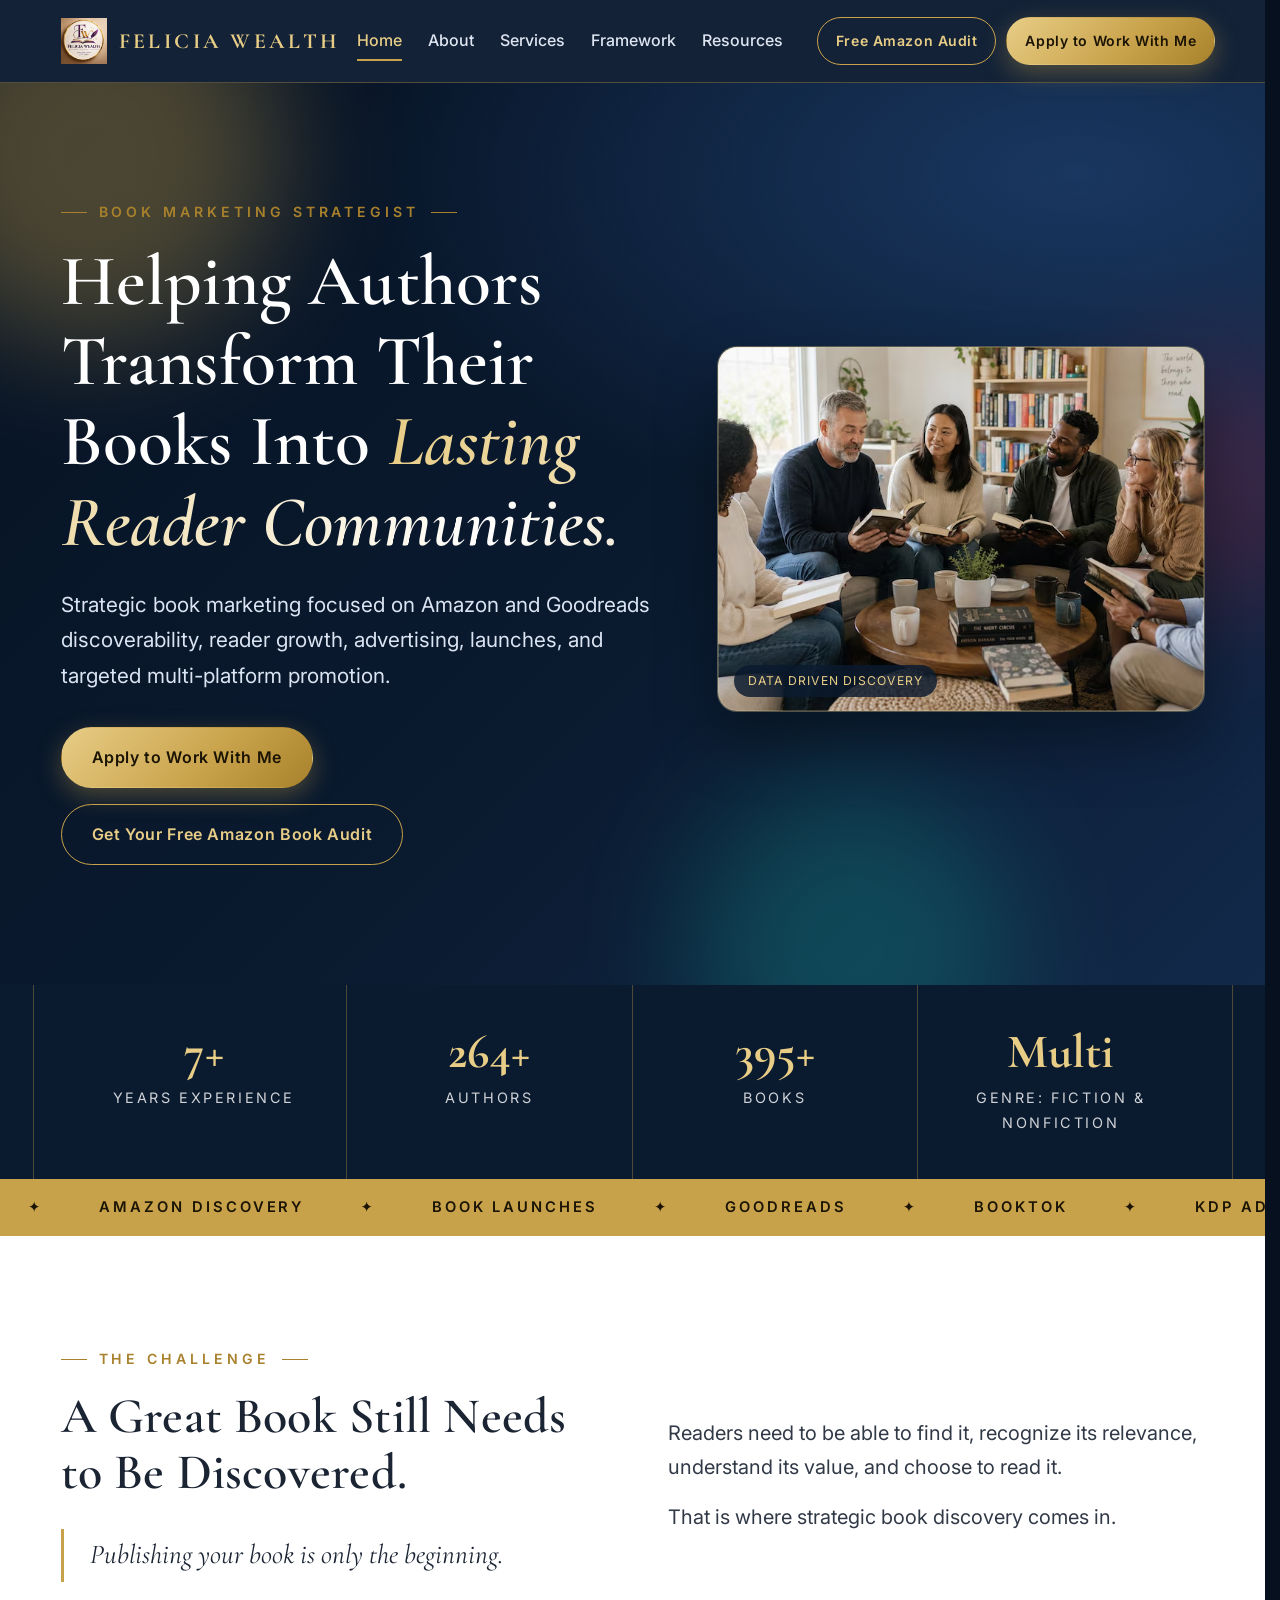
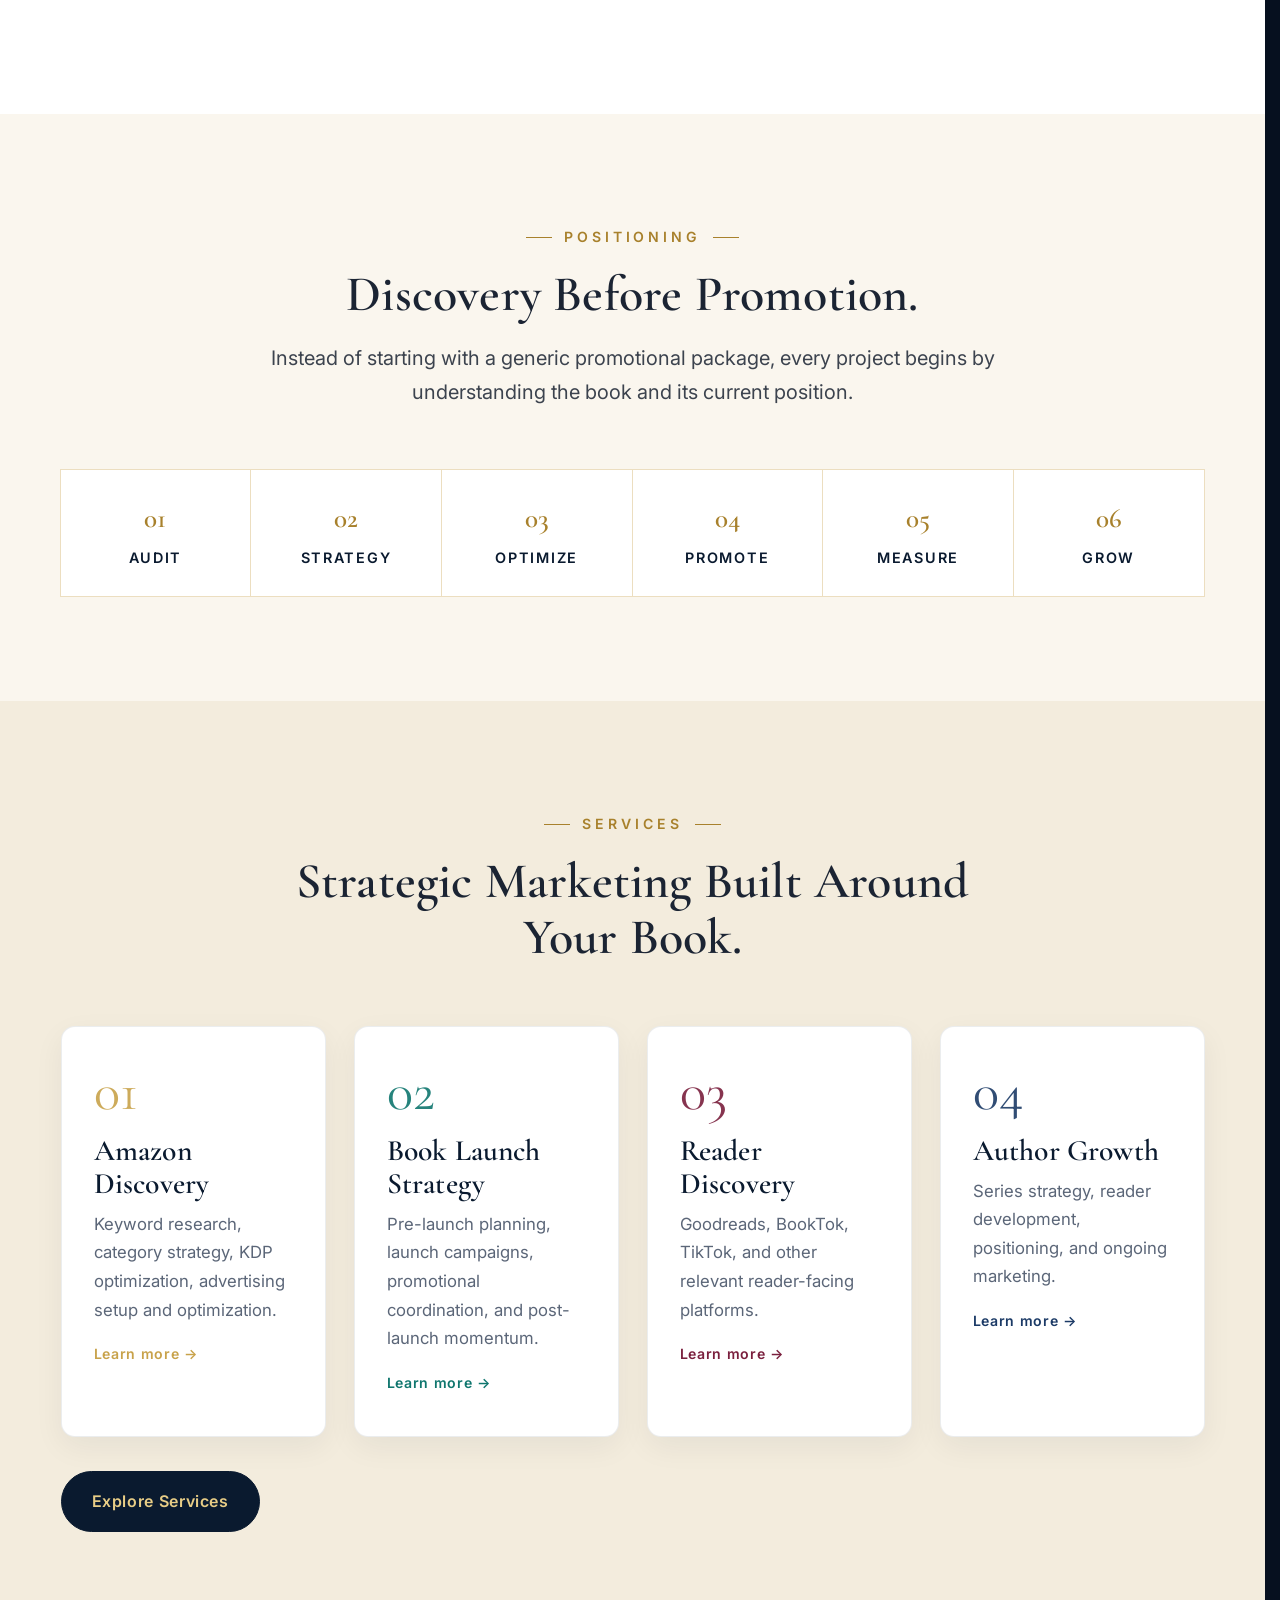
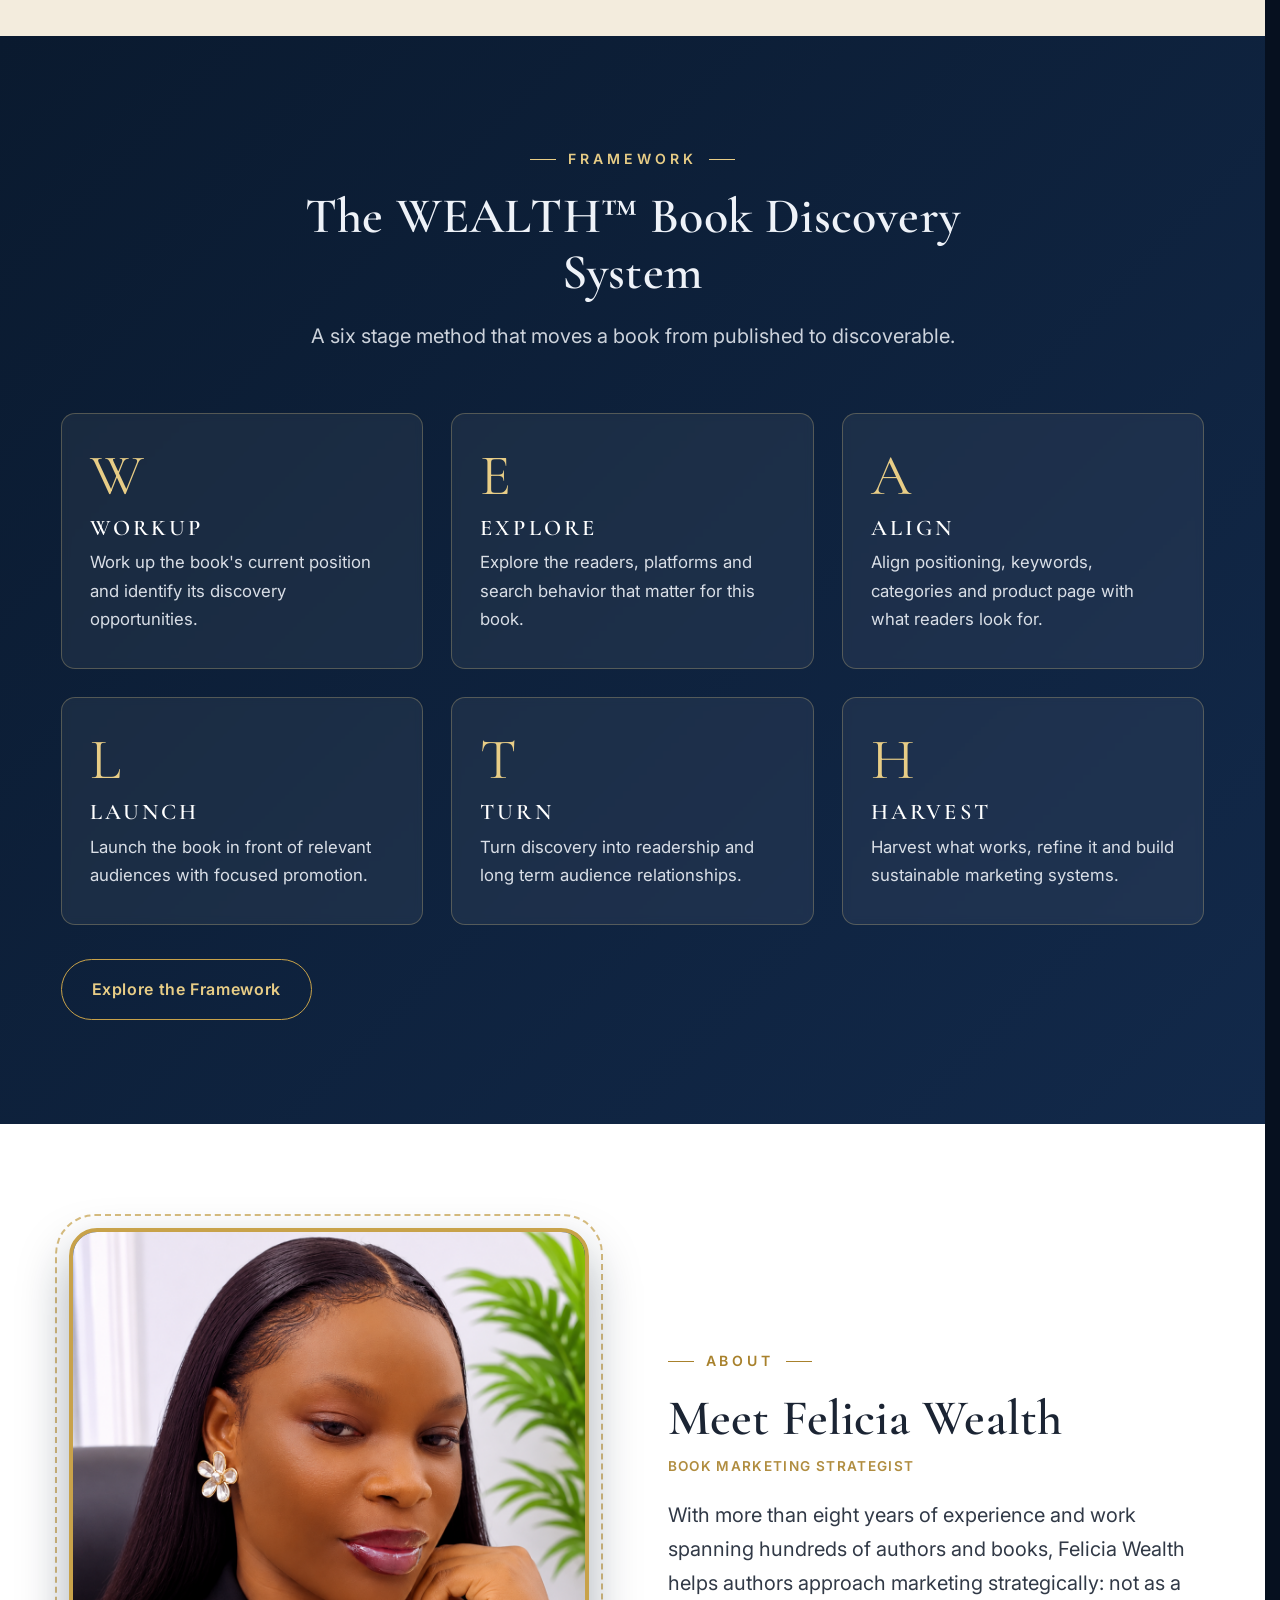
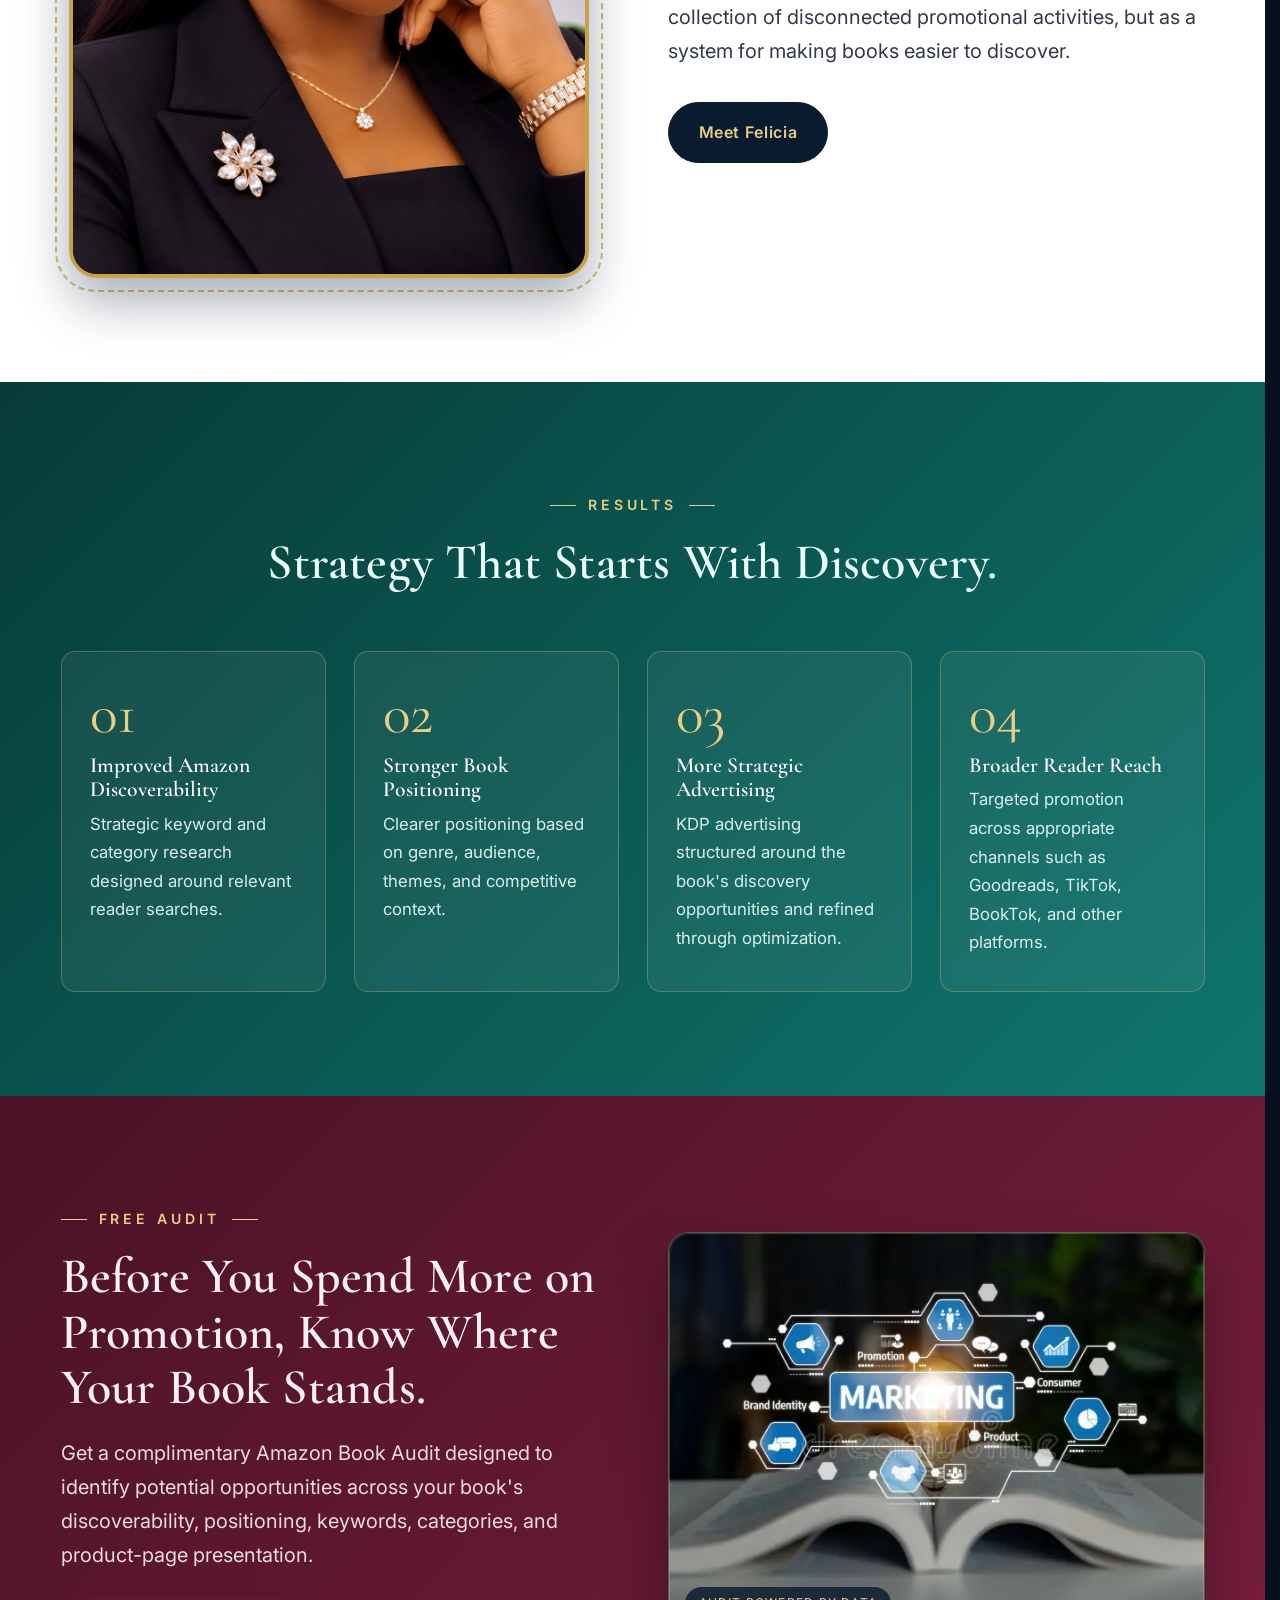
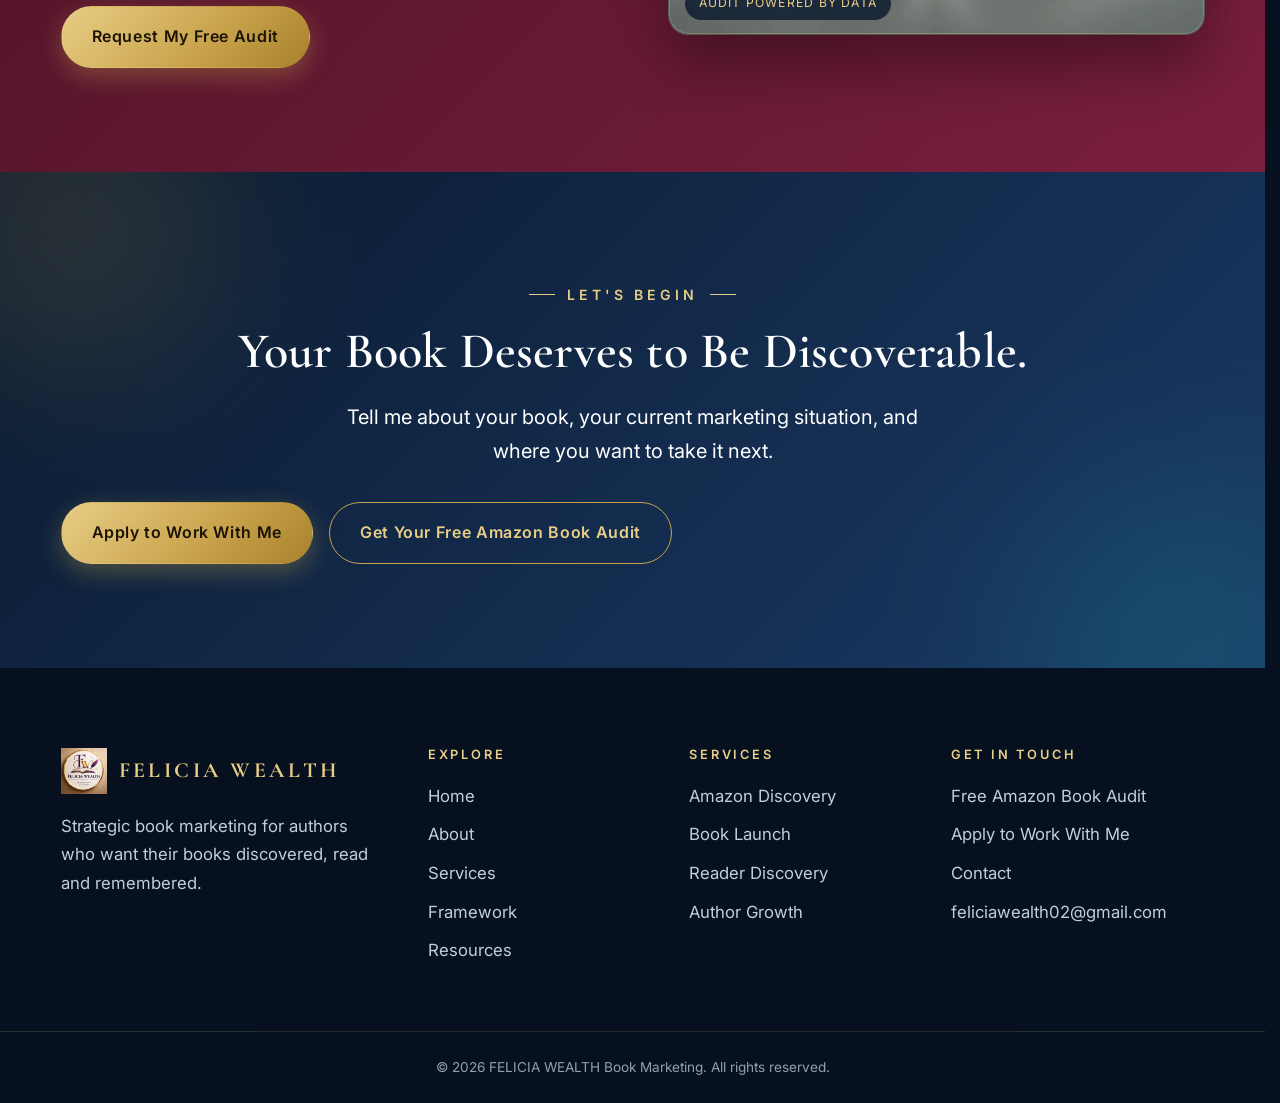
<file: index.html>
<!DOCTYPE html>
<html lang="en"><head><meta charset="utf-8"><meta name="viewport" content="width=device-width,initial-scale=1">
<title>Home | FELICIA WEALTH Book Marketing</title><meta name="description" content="Strategic book marketing focused on Amazon and Goodreads discoverability, reader growth, advertising, launches and multi-platform promotion.">
<link rel="icon" href="brandlogo.png">
<link rel="preconnect" href="https://fonts.googleapis.com"><link rel="preconnect" href="https://fonts.gstatic.com" crossorigin>
<link href="https://fonts.googleapis.com/css2?family=Cormorant+Garamond:ital,wght@0,500;0,600;0,700;1,500;1,600&family=Inter:wght@400;500;600&display=swap" rel="stylesheet">
<script>document.documentElement.classList.add("js")</script><link rel="stylesheet" href="style.css"></head><body><header class="nav"><div class="wrap">
<a class="brand" href="index.html"><img src="brandlogo.png" alt=""><span>FELICIA WEALTH</span></a>
<button class="burger" aria-label="Menu"><i></i><i></i><i></i></button>
<nav class="menu"><a class="lnk active" href="index.html">Home</a><a class="lnk" href="about.html">About</a><a class="lnk" href="services.html">Services</a><a class="lnk" href="framework.html">Framework</a><a class="lnk" href="resources.html">Resources</a>
<div class="ctas"><a class="btn btn-line btn-sm" href="free-audit.html">Free Amazon Audit</a><a class="btn btn-gold btn-sm" href="apply.html">Apply to Work With Me</a></div></nav></div></header><section class="hero "><span class="orb o1"></span><span class="orb o2"></span><span class="orb o3"></span><div class="wrap"><div class="grid"><div><span class="eyebrow">Book Marketing Strategist</span><h1 class="rv">Helping Authors Transform Their Books Into <em>Lasting Reader Communities.</em></h1><p class="lead rv d1">Strategic book marketing focused on Amazon and Goodreads discoverability, reader growth, advertising, launches, and targeted multi-platform promotion.</p><div class="btn-row rv d2"><a class="btn btn-gold" href="apply.html">Apply to Work With Me</a><a class="btn btn-line" href="free-audit.html">Get Your Free Amazon Book Audit</a></div></div><div class="rv d2"><figure class="frame float"><img src="images/techpic.png" alt="Technology powering FELICIA WEALTH book marketing services"><figcaption>Data driven discovery</figcaption></figure></div></div></div></section><div class="stats"><div class="wrap"><div class="stat"><b data-count="8" data-suffix="+">8+</b><span>Years Experience</span></div><div class="stat"><b data-count="267" data-suffix="+">267+</b><span>Authors</span></div><div class="stat"><b data-count="400" data-suffix="+">400+</b><span>Books</span></div><div class="stat"><b>Multi</b><span>Genre: Fiction &amp; Nonfiction</span></div></div></div><div class="marquee"><div><span>Amazon Discovery</span><span>Book Launches</span><span>Goodreads</span><span>BookTok</span><span>KDP Advertising</span><span>Author Growth</span><span>Reader Communities</span><span>Keyword Research</span><span>Amazon Discovery</span><span>Book Launches</span><span>Goodreads</span><span>BookTok</span><span>KDP Advertising</span><span>Author Growth</span><span>Reader Communities</span><span>Keyword Research</span></div></div><section class="sec-white"><div class="wrap split"><div class="rv"><span class="eyebrow">The Challenge</span><h2>A Great Book Still Needs to Be Discovered.</h2><div class="quote-box">Publishing your book is only the beginning.</div></div><div class="rv d2"><p>Readers need to be able to find it, recognize its relevance, understand its value, and choose to read it.</p><p>That is where strategic book discovery comes in.</p></div></div></section>
<section class="sec-ivory"><div class="wrap"><div class="sec-head rv"><span class="eyebrow">Positioning</span><h2>Discovery Before Promotion.</h2><p>Instead of starting with a generic promotional package, every project begins by understanding the book and its current position.</p></div><div class="flow rv"><div>AUDIT</div><div>STRATEGY</div><div>OPTIMIZE</div><div>PROMOTE</div><div>MEASURE</div><div>GROW</div></div></div></section>
<section class="sec-cream"><div class="wrap"><div class="sec-head rv"><span class="eyebrow">Services</span><h2>Strategic Marketing Built Around Your Book.</h2></div><div class="grid-4"><a href="amazon-discovery.html" class="card c-gold rv d1"><span class="num">01</span><h3>Amazon Discovery</h3><p>Keyword research, category strategy, KDP optimization, advertising setup and optimization.</p><span class="more">Learn more</span></a><a href="book-launch.html" class="card c-teal rv d2"><span class="num">02</span><h3>Book Launch Strategy</h3><p>Pre-launch planning, launch campaigns, promotional coordination, and post-launch momentum.</p><span class="more">Learn more</span></a><a href="reader-discovery.html" class="card c-wine rv d3"><span class="num">03</span><h3>Reader Discovery</h3><p>Goodreads, BookTok, TikTok, and other relevant reader-facing platforms.</p><span class="more">Learn more</span></a><a href="author-growth.html" class="card c-blue rv d4"><span class="num">04</span><h3>Author Growth</h3><p>Series strategy, reader development, positioning, and ongoing marketing.</p><span class="more">Learn more</span></a></div><div class="btn-row center rv"><a class="btn btn-dark" href="services.html">Explore Services</a></div></div></section>
<section class="sec-dark"><div class="wrap"><div class="sec-head rv"><span class="eyebrow">Framework</span><h2>The WEALTH&trade; Book Discovery System</h2><p>A six stage method that moves a book from published to discoverable.</p></div><div class="grid-3"><div class="dcard rv d1"><div class="letter">W</div><h3>WORKUP</h3><p>Work up the book's current position and identify its discovery opportunities.</p></div><div class="dcard rv d2"><div class="letter">E</div><h3>EXPLORE</h3><p>Explore the readers, platforms and search behavior that matter for this book.</p></div><div class="dcard rv d3"><div class="letter">A</div><h3>ALIGN</h3><p>Align positioning, keywords, categories and product page with what readers look for.</p></div><div class="dcard rv d1"><div class="letter">L</div><h3>LAUNCH</h3><p>Launch the book in front of relevant audiences with focused promotion.</p></div><div class="dcard rv d2"><div class="letter">T</div><h3>TURN</h3><p>Turn discovery into readership and long term audience relationships.</p></div><div class="dcard rv d3"><div class="letter">H</div><h3>HARVEST</h3><p>Harvest what works, refine it and build sustainable marketing systems.</p></div></div><div class="btn-row center rv"><a class="btn btn-line" href="framework.html">Explore the Framework</a></div></div></section>
<section class="sec-white"><div class="wrap split"><div class="rv"><div class="portrait"><span class="ring"></span><div class="pic"><img src="profilepicture.png" alt="Portrait of FELICIA WEALTH"></div></div></div><div class="rv d2"><span class="eyebrow">About</span><h2>Meet Felicia Wealth</h2><p style="margin-top:8px;color:var(--gold3);font-weight:600;letter-spacing:.1em;text-transform:uppercase;font-size:.85rem">Book Marketing Strategist</p><p style="margin-top:20px">With more than eight years of experience and work spanning hundreds of authors and books, Felicia Wealth helps authors approach marketing strategically: not as a collection of disconnected promotional activities, but as a system for making books easier to discover.</p><div class="btn-row"><a class="btn btn-dark" href="about.html">Meet Felicia</a></div></div></div></section>
<section class="sec-teal"><div class="wrap"><div class="sec-head rv"><span class="eyebrow">Results</span><h2>Strategy That Starts With Discovery.</h2></div><div class="grid-4"><div class="dcard rv d1"><div class="letter">01</div><h3 style="letter-spacing:0;font-size:1.35rem">Improved Amazon Discoverability</h3><p>Strategic keyword and category research designed around relevant reader searches.</p></div><div class="dcard rv d2"><div class="letter">02</div><h3 style="letter-spacing:0;font-size:1.35rem">Stronger Book Positioning</h3><p>Clearer positioning based on genre, audience, themes, and competitive context.</p></div><div class="dcard rv d3"><div class="letter">03</div><h3 style="letter-spacing:0;font-size:1.35rem">More Strategic Advertising</h3><p>KDP advertising structured around the book's discovery opportunities and refined through optimization.</p></div><div class="dcard rv d4"><div class="letter">04</div><h3 style="letter-spacing:0;font-size:1.35rem">Broader Reader Reach</h3><p>Targeted promotion across appropriate channels such as Goodreads, TikTok, BookTok, and other platforms.</p></div></div></div></section>
<section class="sec-wine"><div class="wrap split"><div class="rv"><span class="eyebrow">Free Audit</span><h2>Before You Spend More on Promotion, Know Where Your Book Stands.</h2><p style="margin-top:20px;opacity:.9">Get a complimentary Amazon Book Audit designed to identify potential opportunities across your book's discoverability, positioning, keywords, categories, and product-page presentation.</p><div class="btn-row"><a class="btn btn-gold" href="free-audit.html">Request My Free Audit</a></div></div><div class="rv d2"><figure class="frame float"><img src="techpic.png" alt="Technology powering FELICIA WEALTH book marketing services"><figcaption>Audit powered by data</figcaption></figure></div></div></section><section class="cta"><div class="wrap"><span class="eyebrow" style="color:var(--gold2)">Let's Begin</span><h2 class="rv">Your Book Deserves to Be Discoverable.</h2><p class="rv d1">Tell me about your book, your current marketing situation, and where you want to take it next.</p><div class="btn-row rv d2"><a class="btn btn-gold" href="apply.html">Apply to Work With Me</a><a class="btn btn-line" href="free-audit.html">Get Your Free Amazon Book Audit</a></div></div></section><footer><div class="wrap"><div class="cols">
<div><a class="brand" href="index.html"><img src="brandlogo.png" alt=""><span>FELICIA WEALTH</span></a><p>Strategic book marketing for authors who want their books discovered, read and remembered.</p></div>
<div><h4>Explore</h4><ul><li><a href="index.html">Home</a></li><li><a href="about.html">About</a></li><li><a href="services.html">Services</a></li><li><a href="framework.html">Framework</a></li><li><a href="resources.html">Resources</a></li></ul></div>
<div><h4>Services</h4><ul><li><a href="amazon-discovery.html">Amazon Discovery</a></li><li><a href="book-launch.html">Book Launch</a></li><li><a href="reader-discovery.html">Reader Discovery</a></li><li><a href="author-growth.html">Author Growth</a></li></ul></div>
<div><h4>Get in Touch</h4><ul><li><a href="free-audit.html">Free Amazon Book Audit</a></li><li><a href="apply.html">Apply to Work With Me</a></li><li><a href="contact.html">Contact</a></li><li><a href="mailto:feliciawealth02@gmail.com">feliciawealth02@gmail.com</a></li></ul></div>
</div></div><div class="copy">&copy; 2026 FELICIA WEALTH Book Marketing. All rights reserved.</div></footer>
<script>(function(){
  var burger=document.querySelector('.burger'),menu=document.querySelector('.menu');
  if(burger){burger.addEventListener('click',function(){burger.classList.toggle('open');menu.classList.toggle('open');});}

  var els=document.querySelectorAll('.rv');
  setTimeout(function(){els.forEach(function(el){el.classList.add('in');});},2500);
  if('IntersectionObserver' in window){
    var io=new IntersectionObserver(function(en){en.forEach(function(e){if(e.isIntersecting){e.target.classList.add('in');io.unobserve(e.target);}});},{threshold:.12});
    els.forEach(function(el){io.observe(el);});
  }else{els.forEach(function(el){el.classList.add('in');});}

  var counters=document.querySelectorAll('[data-count]');
  var co=new IntersectionObserver(function(en){en.forEach(function(e){
    if(!e.isIntersecting)return;co.unobserve(e.target);
    var el=e.target,end=parseInt(el.dataset.count,10),t0=null,suf=el.dataset.suffix||'';
    function tick(t){if(!t0)t0=t;var p=Math.min((t-t0)/1600,1);el.textContent=Math.floor(end*(1-Math.pow(1-p,3)))+suf;if(p<1)requestAnimationFrame(tick);}
    requestAnimationFrame(tick);
  });},{threshold:.5});
  counters.forEach(function(c){co.observe(c);});

  /* multi step apply form */
  var steps=document.querySelectorAll('.step');
  if(steps.length){
    var idx=0,bars=document.querySelectorAll('.progress i');
    var show=function(i){steps.forEach(function(s,n){s.classList.toggle('show',n===i);});bars.forEach(function(b,n){b.classList.toggle('on',n<=i);});
      var top=document.querySelector('.form-card');if(top)window.scrollTo({top:top.offsetTop+60,behavior:'smooth'});};
    document.querySelectorAll('[data-next]').forEach(function(b){b.addEventListener('click',function(){
      var ok=true;steps[idx].querySelectorAll('input,select,textarea').forEach(function(f){if(!f.checkValidity()){f.reportValidity();ok=false;}});
      if(ok&&idx<steps.length-1){idx++;show(idx);}});});
    document.querySelectorAll('[data-prev]').forEach(function(b){b.addEventListener('click',function(){if(idx>0){idx--;show(idx);}});});
    show(0);
  }

  /* formspree ajax */
  document.querySelectorAll('form[data-formspree]').forEach(function(form){
    form.addEventListener('submit',function(e){
      e.preventDefault();
      var btn=form.querySelector('[type=submit]'),err=form.parentNode.querySelector('.err'),orig=btn.textContent;
      btn.disabled=true;btn.textContent='Sending...';if(err)err.style.display='none';
      fetch(form.action,{method:'POST',body:new FormData(form),headers:{'Accept':'application/json'}})
      .then(function(r){
        if(r.ok){form.style.display='none';var p=form.parentNode;var pr=p.querySelector('.progress');if(pr)pr.style.display='none';
          var t=p.querySelector('.thanks');if(t)t.style.display='block';t&&t.scrollIntoView({behavior:'smooth',block:'center'});}
        else{throw new Error('fail');}
      }).catch(function(){btn.disabled=false;btn.textContent=orig;if(err)err.style.display='block';});
    });
  });
})();
</script></body></html>
</file>
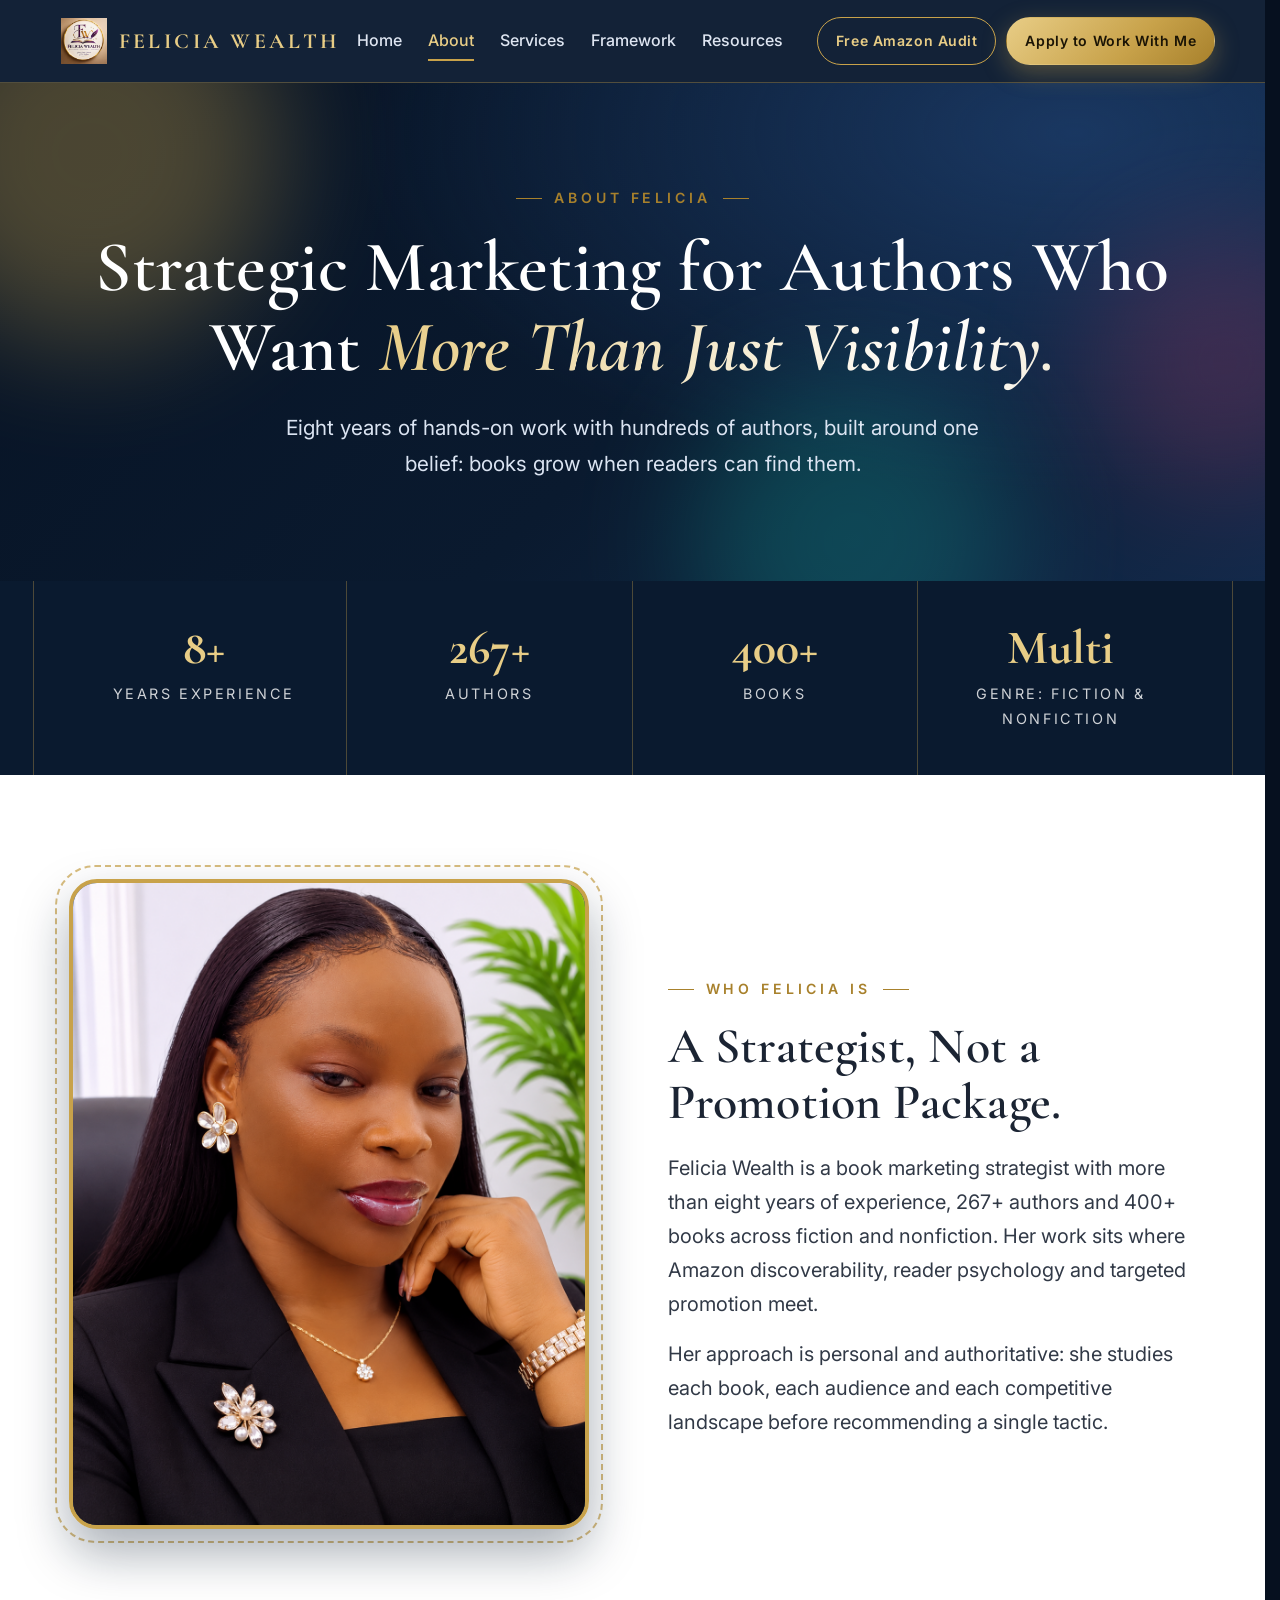
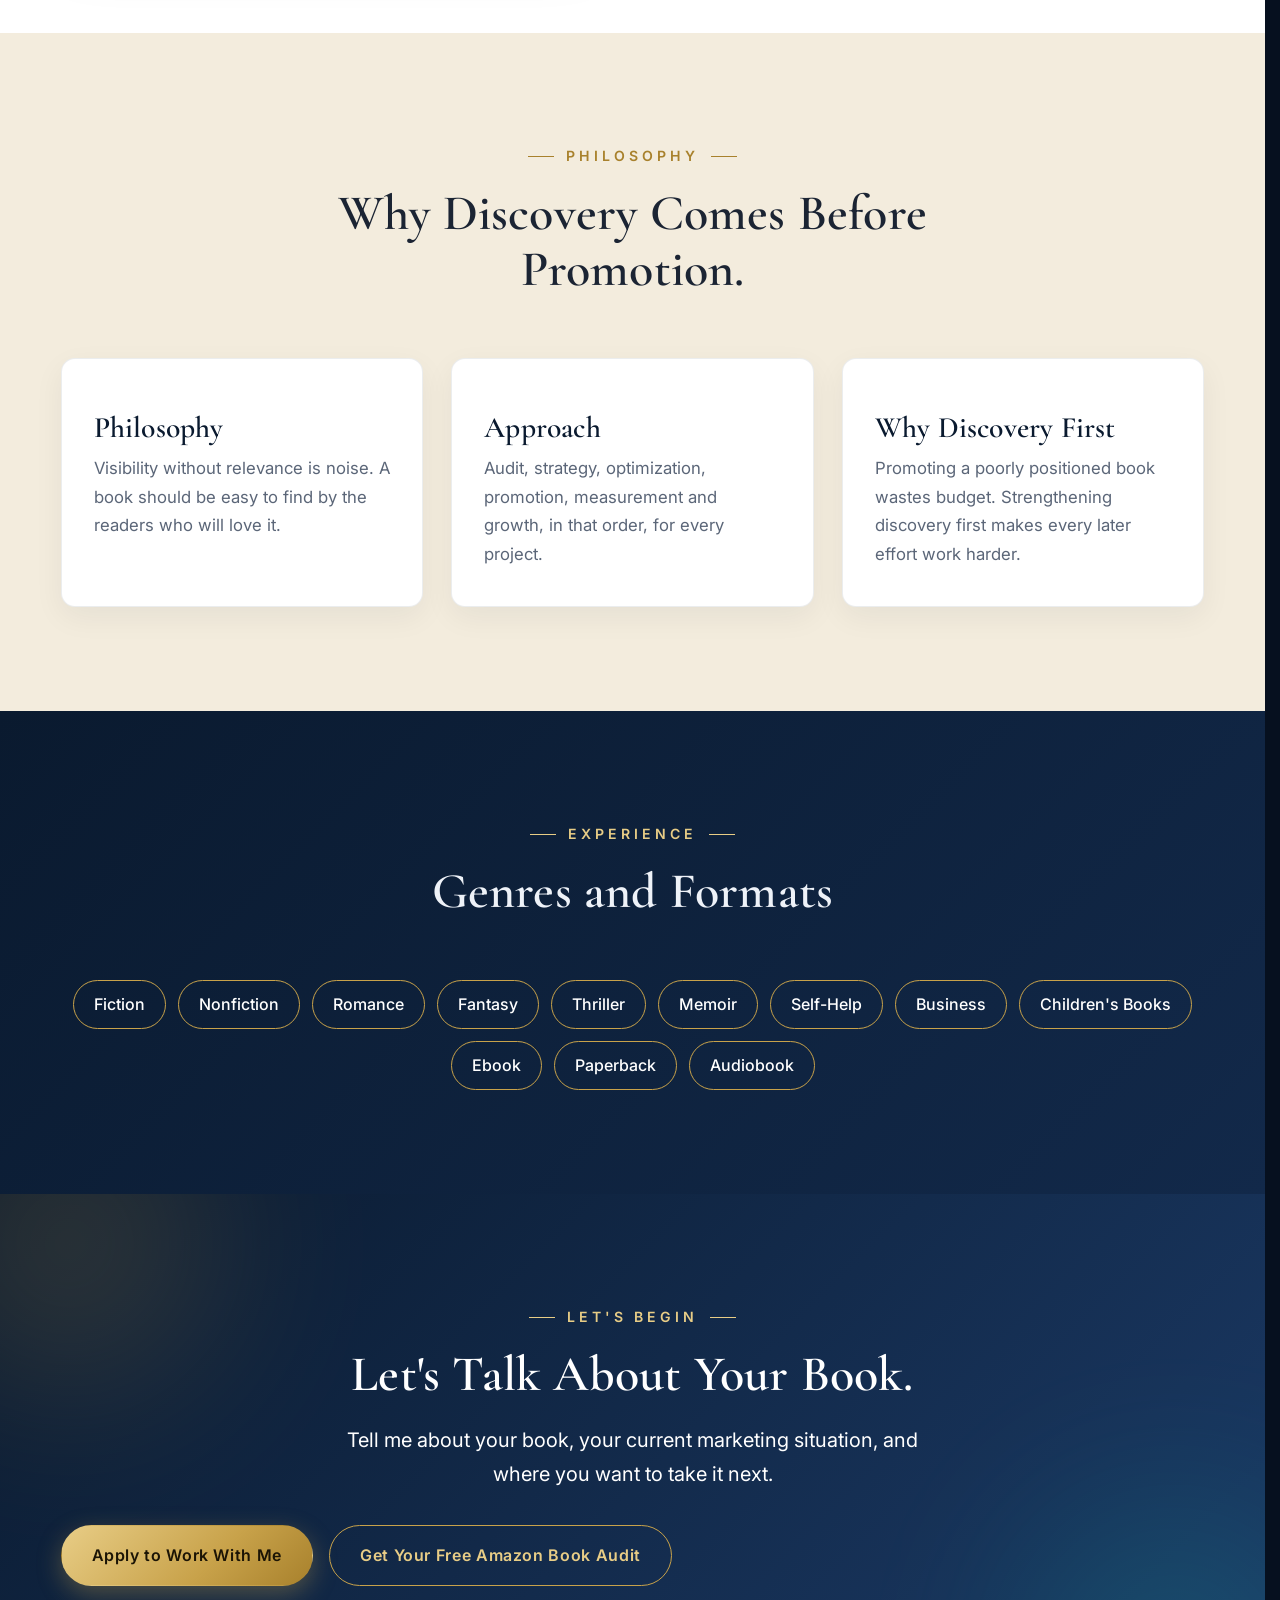
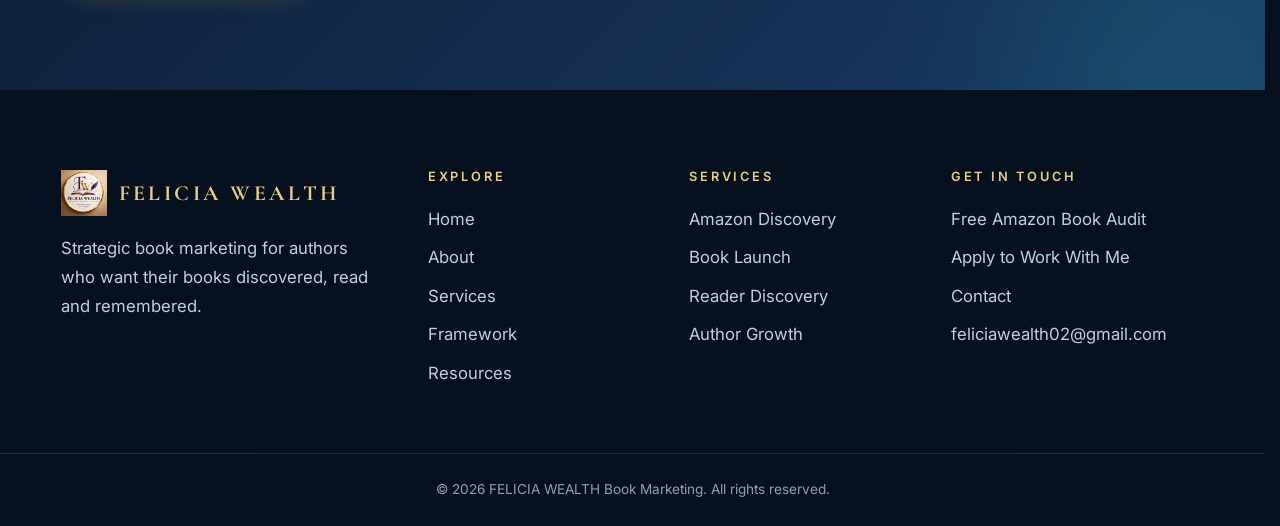
<file: about.html>
<!DOCTYPE html>
<html lang="en"><head><meta charset="utf-8"><meta name="viewport" content="width=device-width,initial-scale=1">
<title>About | FELICIA WEALTH Book Marketing</title><meta name="description" content="Meet Felicia Wealth, a book marketing strategist with 8+ years of experience helping authors become discoverable.">
<link rel="icon" href="brandlogo.png">
<link rel="preconnect" href="https://fonts.googleapis.com"><link rel="preconnect" href="https://fonts.gstatic.com" crossorigin>
<link href="https://fonts.googleapis.com/css2?family=Cormorant+Garamond:ital,wght@0,500;0,600;0,700;1,500;1,600&family=Inter:wght@400;500;600&display=swap" rel="stylesheet">
<script>document.documentElement.classList.add("js")</script><link rel="stylesheet" href="style.css"></head><body><header class="nav"><div class="wrap">
<a class="brand" href="index.html"><img src="brandlogo.png" alt=""><span>FELICIA WEALTH</span></a>
<button class="burger" aria-label="Menu"><i></i><i></i><i></i></button>
<nav class="menu"><a class="lnk" href="index.html">Home</a><a class="lnk active" href="about.html">About</a><a class="lnk" href="services.html">Services</a><a class="lnk" href="framework.html">Framework</a><a class="lnk" href="resources.html">Resources</a>
<div class="ctas"><a class="btn btn-line btn-sm" href="free-audit.html">Free Amazon Audit</a><a class="btn btn-gold btn-sm" href="apply.html">Apply to Work With Me</a></div></nav></div></header><section class="hero page-hero single"><span class="orb o1"></span><span class="orb o2"></span><span class="orb o3"></span><div class="wrap"><div class="grid"><div><span class="eyebrow">About Felicia</span><h1 class="rv">Strategic Marketing for Authors Who Want <em>More Than Just Visibility.</em></h1><p class="lead rv d1">Eight years of hands-on work with hundreds of authors, built around one belief: books grow when readers can find them.</p></div></div></div></section><div class="stats"><div class="wrap"><div class="stat"><b data-count="8" data-suffix="+">8+</b><span>Years Experience</span></div><div class="stat"><b data-count="267" data-suffix="+">267+</b><span>Authors</span></div><div class="stat"><b data-count="400" data-suffix="+">400+</b><span>Books</span></div><div class="stat"><b>Multi</b><span>Genre: Fiction &amp; Nonfiction</span></div></div></div><section class="sec-white"><div class="wrap split"><div class="rv"><div class="portrait"><span class="ring"></span><div class="pic"><img src="profilepicture.png" alt="Portrait of FELICIA WEALTH"></div></div></div><div class="rv d2"><span class="eyebrow">Who Felicia Is</span><h2>A Strategist, Not a Promotion Package.</h2><p style="margin-top:20px">Felicia Wealth is a book marketing strategist with more than eight years of experience, 267+ authors and 400+ books across fiction and nonfiction. Her work sits where Amazon discoverability, reader psychology and targeted promotion meet.</p><p>Her approach is personal and authoritative: she studies each book, each audience and each competitive landscape before recommending a single tactic.</p></div></div></section>
<section class="sec-cream"><div class="wrap"><div class="sec-head rv"><span class="eyebrow">Philosophy</span><h2>Why Discovery Comes Before Promotion.</h2></div><div class="grid-3"><div class="card c-gold rv"><h3>Philosophy</h3><p>Visibility without relevance is noise. A book should be easy to find by the readers who will love it.</p></div><div class="card c-teal rv d1"><h3>Approach</h3><p>Audit, strategy, optimization, promotion, measurement and growth, in that order, for every project.</p></div><div class="card c-wine rv d2"><h3>Why Discovery First</h3><p>Promoting a poorly positioned book wastes budget. Strengthening discovery first makes every later effort work harder.</p></div></div></div></section>
<section class="sec-dark"><div class="wrap"><div class="sec-head rv"><span class="eyebrow">Experience</span><h2>Genres and Formats</h2></div><div class="tags" style="justify-content:center"><span class="rv">Fiction</span><span class="rv">Nonfiction</span><span class="rv">Romance</span><span class="rv">Fantasy</span><span class="rv">Thriller</span><span class="rv">Memoir</span><span class="rv">Self-Help</span><span class="rv">Business</span><span class="rv">Children's Books</span><span class="rv">Ebook</span><span class="rv">Paperback</span><span class="rv">Audiobook</span></div></div></section><section class="cta"><div class="wrap"><span class="eyebrow" style="color:var(--gold2)">Let's Begin</span><h2 class="rv">Let's Talk About Your Book.</h2><p class="rv d1">Tell me about your book, your current marketing situation, and where you want to take it next.</p><div class="btn-row rv d2"><a class="btn btn-gold" href="apply.html">Apply to Work With Me</a><a class="btn btn-line" href="free-audit.html">Get Your Free Amazon Book Audit</a></div></div></section><footer><div class="wrap"><div class="cols">
<div><a class="brand" href="index.html"><img src="brandlogo.png" alt=""><span>FELICIA WEALTH</span></a><p>Strategic book marketing for authors who want their books discovered, read and remembered.</p></div>
<div><h4>Explore</h4><ul><li><a href="index.html">Home</a></li><li><a href="about.html">About</a></li><li><a href="services.html">Services</a></li><li><a href="framework.html">Framework</a></li><li><a href="resources.html">Resources</a></li></ul></div>
<div><h4>Services</h4><ul><li><a href="amazon-discovery.html">Amazon Discovery</a></li><li><a href="book-launch.html">Book Launch</a></li><li><a href="reader-discovery.html">Reader Discovery</a></li><li><a href="author-growth.html">Author Growth</a></li></ul></div>
<div><h4>Get in Touch</h4><ul><li><a href="free-audit.html">Free Amazon Book Audit</a></li><li><a href="apply.html">Apply to Work With Me</a></li><li><a href="contact.html">Contact</a></li><li><a href="mailto:feliciawealth02@gmail.com">feliciawealth02@gmail.com</a></li></ul></div>
</div></div><div class="copy">&copy; 2026 FELICIA WEALTH Book Marketing. All rights reserved.</div></footer>
<script>(function(){
  var burger=document.querySelector('.burger'),menu=document.querySelector('.menu');
  if(burger){burger.addEventListener('click',function(){burger.classList.toggle('open');menu.classList.toggle('open');});}

  var els=document.querySelectorAll('.rv');
  setTimeout(function(){els.forEach(function(el){el.classList.add('in');});},2500);
  if('IntersectionObserver' in window){
    var io=new IntersectionObserver(function(en){en.forEach(function(e){if(e.isIntersecting){e.target.classList.add('in');io.unobserve(e.target);}});},{threshold:.12});
    els.forEach(function(el){io.observe(el);});
  }else{els.forEach(function(el){el.classList.add('in');});}

  var counters=document.querySelectorAll('[data-count]');
  var co=new IntersectionObserver(function(en){en.forEach(function(e){
    if(!e.isIntersecting)return;co.unobserve(e.target);
    var el=e.target,end=parseInt(el.dataset.count,10),t0=null,suf=el.dataset.suffix||'';
    function tick(t){if(!t0)t0=t;var p=Math.min((t-t0)/1600,1);el.textContent=Math.floor(end*(1-Math.pow(1-p,3)))+suf;if(p<1)requestAnimationFrame(tick);}
    requestAnimationFrame(tick);
  });},{threshold:.5});
  counters.forEach(function(c){co.observe(c);});

  /* multi step apply form */
  var steps=document.querySelectorAll('.step');
  if(steps.length){
    var idx=0,bars=document.querySelectorAll('.progress i');
    var show=function(i){steps.forEach(function(s,n){s.classList.toggle('show',n===i);});bars.forEach(function(b,n){b.classList.toggle('on',n<=i);});
      var top=document.querySelector('.form-card');if(top)window.scrollTo({top:top.offsetTop+60,behavior:'smooth'});};
    document.querySelectorAll('[data-next]').forEach(function(b){b.addEventListener('click',function(){
      var ok=true;steps[idx].querySelectorAll('input,select,textarea').forEach(function(f){if(!f.checkValidity()){f.reportValidity();ok=false;}});
      if(ok&&idx<steps.length-1){idx++;show(idx);}});});
    document.querySelectorAll('[data-prev]').forEach(function(b){b.addEventListener('click',function(){if(idx>0){idx--;show(idx);}});});
    show(0);
  }

  /* formspree ajax */
  document.querySelectorAll('form[data-formspree]').forEach(function(form){
    form.addEventListener('submit',function(e){
      e.preventDefault();
      var btn=form.querySelector('[type=submit]'),err=form.parentNode.querySelector('.err'),orig=btn.textContent;
      btn.disabled=true;btn.textContent='Sending...';if(err)err.style.display='none';
      fetch(form.action,{method:'POST',body:new FormData(form),headers:{'Accept':'application/json'}})
      .then(function(r){
        if(r.ok){form.style.display='none';var p=form.parentNode;var pr=p.querySelector('.progress');if(pr)pr.style.display='none';
          var t=p.querySelector('.thanks');if(t)t.style.display='block';t&&t.scrollIntoView({behavior:'smooth',block:'center'});}
        else{throw new Error('fail');}
      }).catch(function(){btn.disabled=false;btn.textContent=orig;if(err)err.style.display='block';});
    });
  });
})();
</script></body></html>
</file>
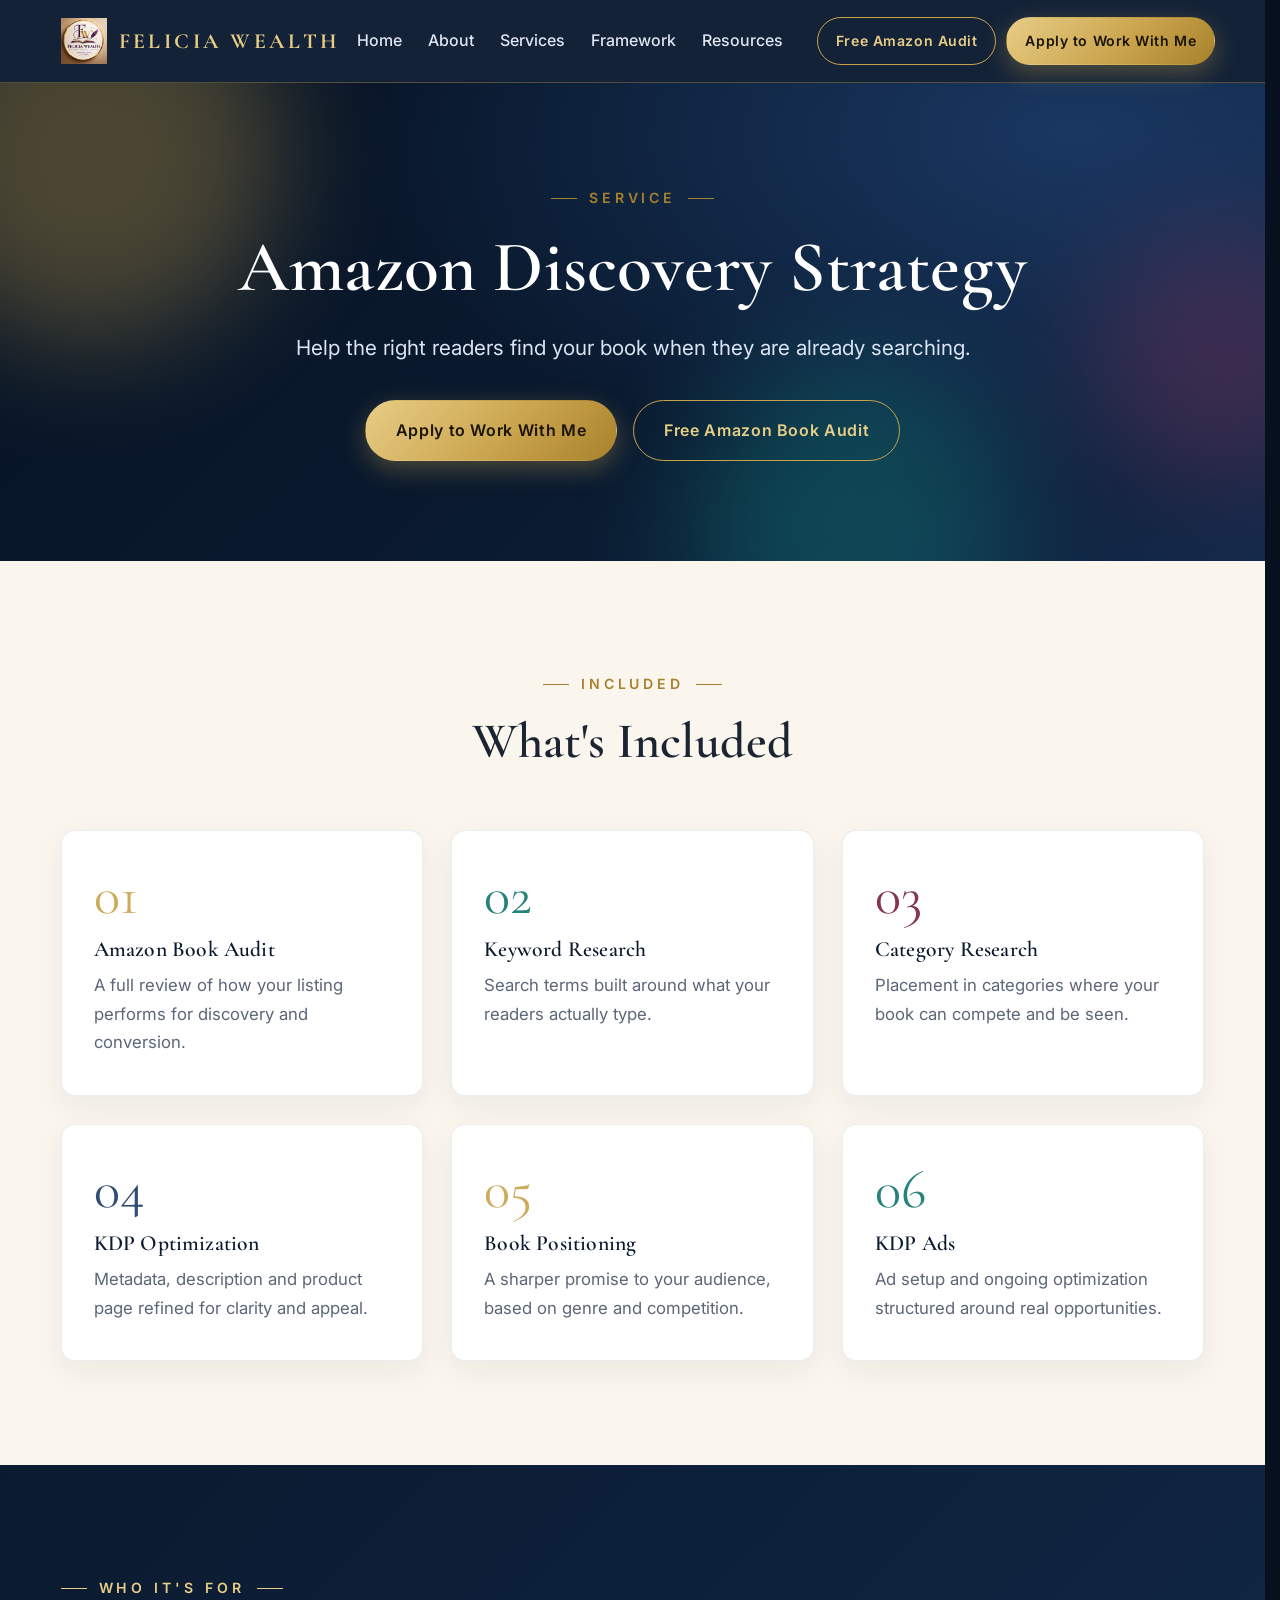
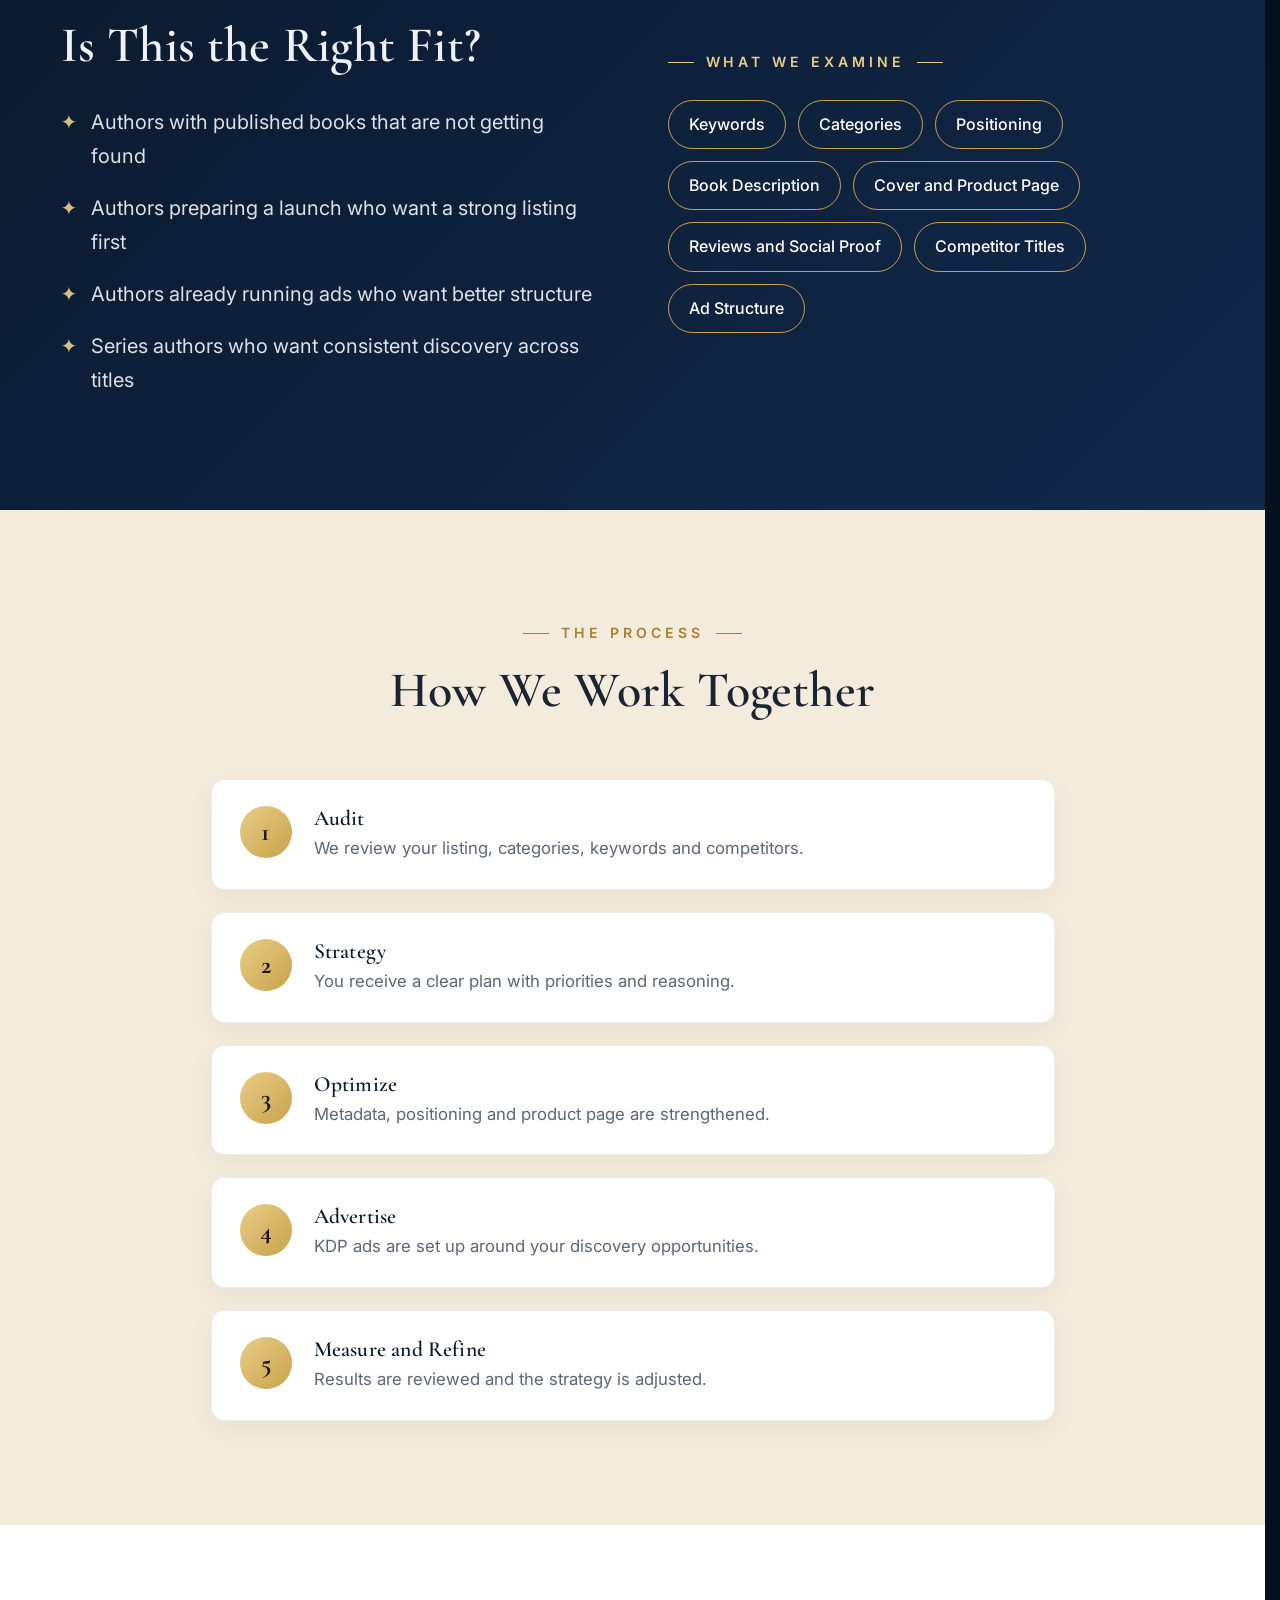
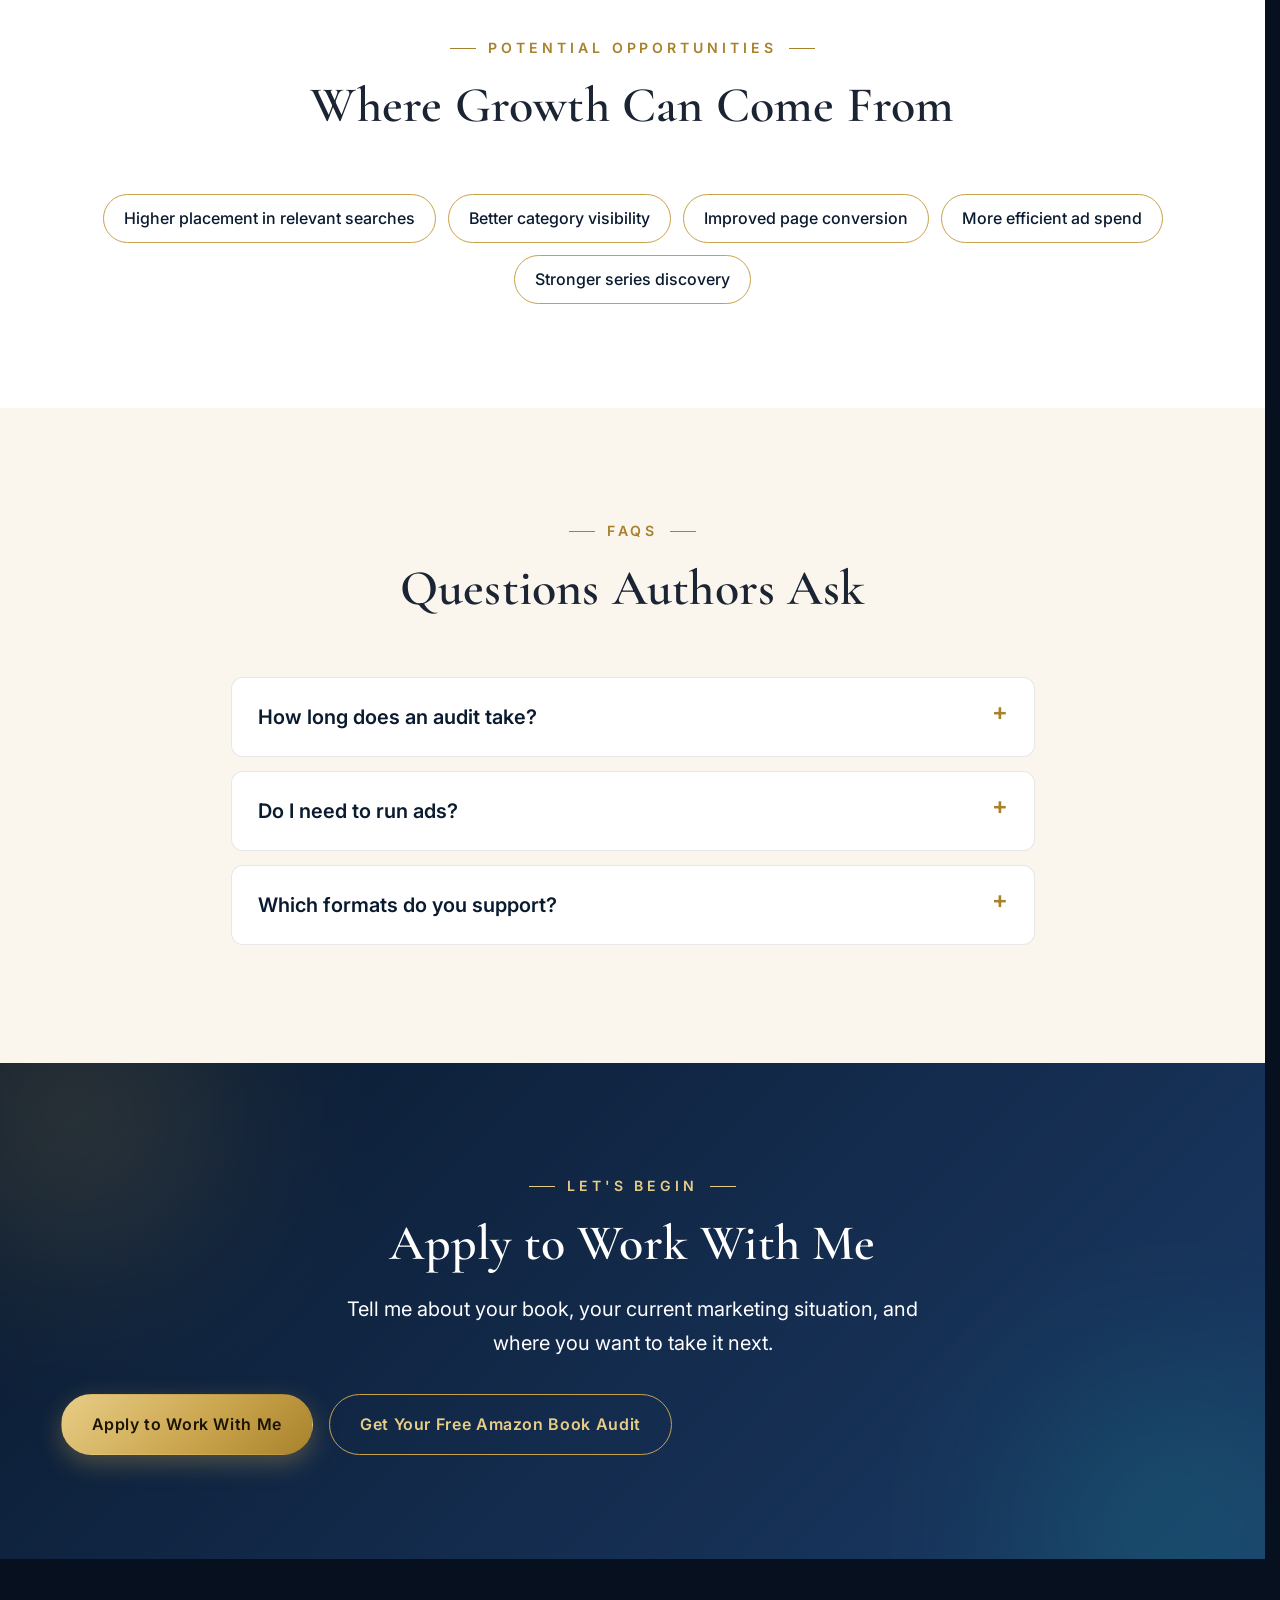
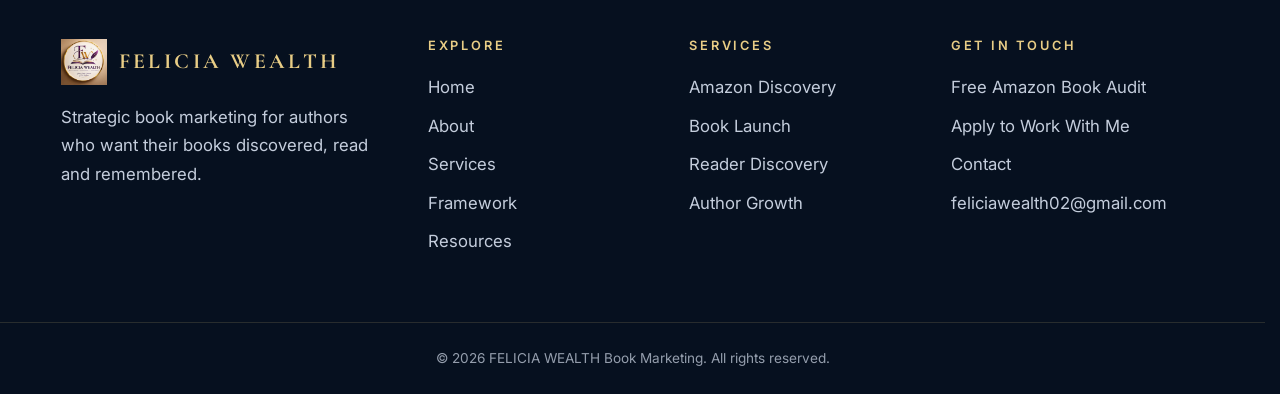
<file: amazon-discovery.html>
<!DOCTYPE html>
<html lang="en"><head><meta charset="utf-8"><meta name="viewport" content="width=device-width,initial-scale=1">
<title>Amazon Discovery Strategy | FELICIA WEALTH Book Marketing</title><meta name="description" content="Amazon discovery strategy by Felicia Wealth: audits, keywords, categories, KDP optimization and advertising.">
<link rel="icon" href="brandlogo.png">
<link rel="preconnect" href="https://fonts.googleapis.com"><link rel="preconnect" href="https://fonts.gstatic.com" crossorigin>
<link href="https://fonts.googleapis.com/css2?family=Cormorant+Garamond:ital,wght@0,500;0,600;0,700;1,500;1,600&family=Inter:wght@400;500;600&display=swap" rel="stylesheet">
<script>document.documentElement.classList.add("js")</script><link rel="stylesheet" href="style.css"></head><body><header class="nav"><div class="wrap">
<a class="brand" href="index.html"><img src="brandlogo.png" alt=""><span>FELICIA WEALTH</span></a>
<button class="burger" aria-label="Menu"><i></i><i></i><i></i></button>
<nav class="menu"><a class="lnk" href="index.html">Home</a><a class="lnk" href="about.html">About</a><a class="lnk" href="services.html">Services</a><a class="lnk" href="framework.html">Framework</a><a class="lnk" href="resources.html">Resources</a>
<div class="ctas"><a class="btn btn-line btn-sm" href="free-audit.html">Free Amazon Audit</a><a class="btn btn-gold btn-sm" href="apply.html">Apply to Work With Me</a></div></nav></div></header><section class="hero page-hero single"><span class="orb o1"></span><span class="orb o2"></span><span class="orb o3"></span><div class="wrap"><div class="grid"><div><span class="eyebrow">Service</span><h1 class="rv">Amazon Discovery Strategy</h1><p class="lead rv d1">Help the right readers find your book when they are already searching.</p><div class="btn-row rv d2"><a class="btn btn-gold" href="apply.html">Apply to Work With Me</a><a class="btn btn-line" href="free-audit.html">Free Amazon Book Audit</a></div></div></div></div></section><section class="sec-ivory"><div class="wrap"><div class="sec-head rv"><span class="eyebrow">Included</span><h2>What's Included</h2></div><div class="grid-3"><div class="card c-gold rv d1"><span class="num">01</span><h3 style="font-size:1.35rem">Amazon Book Audit</h3><p>A full review of how your listing performs for discovery and conversion.</p></div><div class="card c-teal rv d2"><span class="num">02</span><h3 style="font-size:1.35rem">Keyword Research</h3><p>Search terms built around what your readers actually type.</p></div><div class="card c-wine rv d3"><span class="num">03</span><h3 style="font-size:1.35rem">Category Research</h3><p>Placement in categories where your book can compete and be seen.</p></div><div class="card c-blue rv d1"><span class="num">04</span><h3 style="font-size:1.35rem">KDP Optimization</h3><p>Metadata, description and product page refined for clarity and appeal.</p></div><div class="card c-gold rv d2"><span class="num">05</span><h3 style="font-size:1.35rem">Book Positioning</h3><p>A sharper promise to your audience, based on genre and competition.</p></div><div class="card c-teal rv d3"><span class="num">06</span><h3 style="font-size:1.35rem">KDP Ads</h3><p>Ad setup and ongoing optimization structured around real opportunities.</p></div></div></div></section>
<section class="sec-dark"><div class="wrap split"><div class="rv"><span class="eyebrow">Who It's For</span><h2>Is This the Right Fit?</h2><ul class="tick" style="margin-top:22px"><li style="padding:9px 0 9px 30px;position:relative;opacity:.92"><span style="position:absolute;left:0;color:var(--gold2)">&#10022;</span>Authors with published books that are not getting found</li><li style="padding:9px 0 9px 30px;position:relative;opacity:.92"><span style="position:absolute;left:0;color:var(--gold2)">&#10022;</span>Authors preparing a launch who want a strong listing first</li><li style="padding:9px 0 9px 30px;position:relative;opacity:.92"><span style="position:absolute;left:0;color:var(--gold2)">&#10022;</span>Authors already running ads who want better structure</li><li style="padding:9px 0 9px 30px;position:relative;opacity:.92"><span style="position:absolute;left:0;color:var(--gold2)">&#10022;</span>Series authors who want consistent discovery across titles</li></ul></div><div class="rv d2"><span class="eyebrow">What We Examine</span><div class="tags" style="margin-top:8px"><span>Keywords</span><span>Categories</span><span>Positioning</span><span>Book Description</span><span>Cover and Product Page</span><span>Reviews and Social Proof</span><span>Competitor Titles</span><span>Ad Structure</span></div></div></div></section>
<section class="sec-cream"><div class="wrap" style="max-width:900px"><div class="sec-head rv"><span class="eyebrow">The Process</span><h2>How We Work Together</h2></div><ol class="steps"><li class="rv"><div><h4>Audit</h4><p>We review your listing, categories, keywords and competitors.</p></div></li><li class="rv"><div><h4>Strategy</h4><p>You receive a clear plan with priorities and reasoning.</p></div></li><li class="rv"><div><h4>Optimize</h4><p>Metadata, positioning and product page are strengthened.</p></div></li><li class="rv"><div><h4>Advertise</h4><p>KDP ads are set up around your discovery opportunities.</p></div></li><li class="rv"><div><h4>Measure and Refine</h4><p>Results are reviewed and the strategy is adjusted.</p></div></li></ol></div></section>
<section class="sec-white"><div class="wrap"><div class="sec-head rv"><span class="eyebrow">Potential Opportunities</span><h2>Where Growth Can Come From</h2></div><div class="tags" style="justify-content:center"><span class="rv">Higher placement in relevant searches</span><span class="rv">Better category visibility</span><span class="rv">Improved page conversion</span><span class="rv">More efficient ad spend</span><span class="rv">Stronger series discovery</span></div></div></section>
<section class="sec-ivory"><div class="wrap faq" style="max-width:860px"><div class="sec-head rv"><span class="eyebrow">FAQs</span><h2>Questions Authors Ask</h2></div><details class="rv"><summary>How long does an audit take?</summary><p>Most audits are reviewed and returned within several business days of a complete request.</p></details><details class="rv"><summary>Do I need to run ads?</summary><p>No. Many books benefit most from listing and positioning improvements first.</p></details><details class="rv"><summary>Which formats do you support?</summary><p>Ebook, paperback and audiobook listings.</p></details></div></section><section class="cta"><div class="wrap"><span class="eyebrow" style="color:var(--gold2)">Let's Begin</span><h2 class="rv">Apply to Work With Me</h2><p class="rv d1">Tell me about your book, your current marketing situation, and where you want to take it next.</p><div class="btn-row rv d2"><a class="btn btn-gold" href="apply.html">Apply to Work With Me</a><a class="btn btn-line" href="free-audit.html">Get Your Free Amazon Book Audit</a></div></div></section><footer><div class="wrap"><div class="cols">
<div><a class="brand" href="index.html"><img src="brandlogo.png" alt=""><span>FELICIA WEALTH</span></a><p>Strategic book marketing for authors who want their books discovered, read and remembered.</p></div>
<div><h4>Explore</h4><ul><li><a href="index.html">Home</a></li><li><a href="about.html">About</a></li><li><a href="services.html">Services</a></li><li><a href="framework.html">Framework</a></li><li><a href="resources.html">Resources</a></li></ul></div>
<div><h4>Services</h4><ul><li><a href="amazon-discovery.html">Amazon Discovery</a></li><li><a href="book-launch.html">Book Launch</a></li><li><a href="reader-discovery.html">Reader Discovery</a></li><li><a href="author-growth.html">Author Growth</a></li></ul></div>
<div><h4>Get in Touch</h4><ul><li><a href="free-audit.html">Free Amazon Book Audit</a></li><li><a href="apply.html">Apply to Work With Me</a></li><li><a href="contact.html">Contact</a></li><li><a href="mailto:feliciawealth02@gmail.com">feliciawealth02@gmail.com</a></li></ul></div>
</div></div><div class="copy">&copy; 2026 FELICIA WEALTH Book Marketing. All rights reserved.</div></footer>
<script>(function(){
  var burger=document.querySelector('.burger'),menu=document.querySelector('.menu');
  if(burger){burger.addEventListener('click',function(){burger.classList.toggle('open');menu.classList.toggle('open');});}

  var els=document.querySelectorAll('.rv');
  setTimeout(function(){els.forEach(function(el){el.classList.add('in');});},2500);
  if('IntersectionObserver' in window){
    var io=new IntersectionObserver(function(en){en.forEach(function(e){if(e.isIntersecting){e.target.classList.add('in');io.unobserve(e.target);}});},{threshold:.12});
    els.forEach(function(el){io.observe(el);});
  }else{els.forEach(function(el){el.classList.add('in');});}

  var counters=document.querySelectorAll('[data-count]');
  var co=new IntersectionObserver(function(en){en.forEach(function(e){
    if(!e.isIntersecting)return;co.unobserve(e.target);
    var el=e.target,end=parseInt(el.dataset.count,10),t0=null,suf=el.dataset.suffix||'';
    function tick(t){if(!t0)t0=t;var p=Math.min((t-t0)/1600,1);el.textContent=Math.floor(end*(1-Math.pow(1-p,3)))+suf;if(p<1)requestAnimationFrame(tick);}
    requestAnimationFrame(tick);
  });},{threshold:.5});
  counters.forEach(function(c){co.observe(c);});

  /* multi step apply form */
  var steps=document.querySelectorAll('.step');
  if(steps.length){
    var idx=0,bars=document.querySelectorAll('.progress i');
    var show=function(i){steps.forEach(function(s,n){s.classList.toggle('show',n===i);});bars.forEach(function(b,n){b.classList.toggle('on',n<=i);});
      var top=document.querySelector('.form-card');if(top)window.scrollTo({top:top.offsetTop+60,behavior:'smooth'});};
    document.querySelectorAll('[data-next]').forEach(function(b){b.addEventListener('click',function(){
      var ok=true;steps[idx].querySelectorAll('input,select,textarea').forEach(function(f){if(!f.checkValidity()){f.reportValidity();ok=false;}});
      if(ok&&idx<steps.length-1){idx++;show(idx);}});});
    document.querySelectorAll('[data-prev]').forEach(function(b){b.addEventListener('click',function(){if(idx>0){idx--;show(idx);}});});
    show(0);
  }

  /* formspree ajax */
  document.querySelectorAll('form[data-formspree]').forEach(function(form){
    form.addEventListener('submit',function(e){
      e.preventDefault();
      var btn=form.querySelector('[type=submit]'),err=form.parentNode.querySelector('.err'),orig=btn.textContent;
      btn.disabled=true;btn.textContent='Sending...';if(err)err.style.display='none';
      fetch(form.action,{method:'POST',body:new FormData(form),headers:{'Accept':'application/json'}})
      .then(function(r){
        if(r.ok){form.style.display='none';var p=form.parentNode;var pr=p.querySelector('.progress');if(pr)pr.style.display='none';
          var t=p.querySelector('.thanks');if(t)t.style.display='block';t&&t.scrollIntoView({behavior:'smooth',block:'center'});}
        else{throw new Error('fail');}
      }).catch(function(){btn.disabled=false;btn.textContent=orig;if(err)err.style.display='block';});
    });
  });
})();
</script></body></html>
</file>
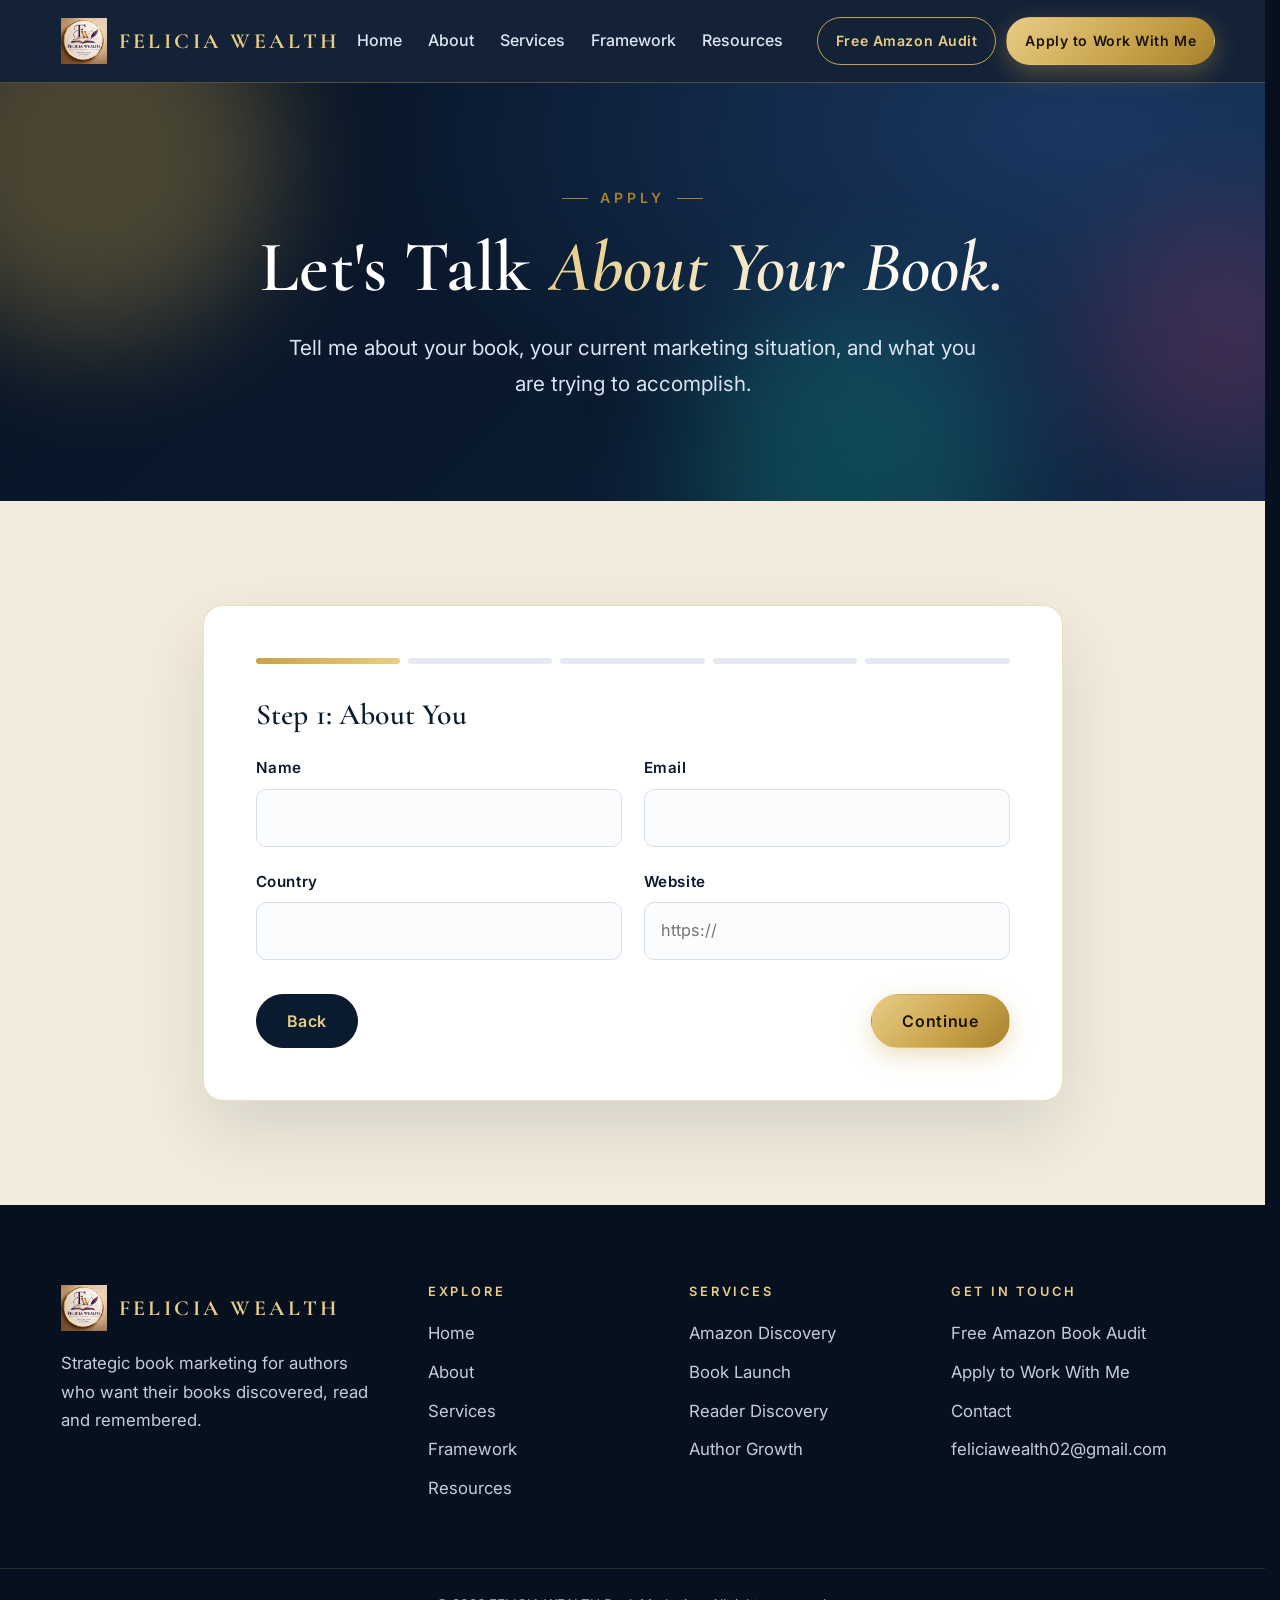
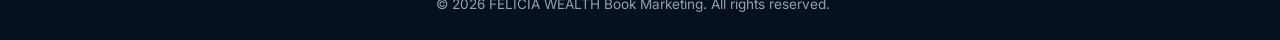
<file: apply.html>
<!DOCTYPE html>
<html lang="en"><head><meta charset="utf-8"><meta name="viewport" content="width=device-width,initial-scale=1">
<title>Apply to Work With Me | FELICIA WEALTH Book Marketing</title><meta name="description" content="Apply to work with Felicia Wealth on your book marketing.">
<link rel="icon" href="brandlogo.png">
<link rel="preconnect" href="https://fonts.googleapis.com"><link rel="preconnect" href="https://fonts.gstatic.com" crossorigin>
<link href="https://fonts.googleapis.com/css2?family=Cormorant+Garamond:ital,wght@0,500;0,600;0,700;1,500;1,600&family=Inter:wght@400;500;600&display=swap" rel="stylesheet">
<script>document.documentElement.classList.add("js")</script><link rel="stylesheet" href="style.css"></head><body><header class="nav"><div class="wrap">
<a class="brand" href="index.html"><img src="brandlogo.png" alt=""><span>FELICIA WEALTH</span></a>
<button class="burger" aria-label="Menu"><i></i><i></i><i></i></button>
<nav class="menu"><a class="lnk" href="index.html">Home</a><a class="lnk" href="about.html">About</a><a class="lnk" href="services.html">Services</a><a class="lnk" href="framework.html">Framework</a><a class="lnk" href="resources.html">Resources</a>
<div class="ctas"><a class="btn btn-line btn-sm" href="free-audit.html">Free Amazon Audit</a><a class="btn btn-gold btn-sm" href="apply.html">Apply to Work With Me</a></div></nav></div></header><section class="hero page-hero single"><span class="orb o1"></span><span class="orb o2"></span><span class="orb o3"></span><div class="wrap"><div class="grid"><div><span class="eyebrow">Apply</span><h1 class="rv">Let's Talk <em>About Your Book.</em></h1><p class="lead rv d1">Tell me about your book, your current marketing situation, and what you are trying to accomplish.</p></div></div></div></section><section class="sec-cream"><div class="wrap"><div class="form-card rv"><div class="progress"><i></i><i></i><i></i><i></i><i></i></div>
<form action="https://formspree.io/f/xgaalady" method="POST" data-formspree><input type="hidden" name="_subject" value="New Application to Work With Felicia Wealth"><input type="hidden" name="form_type" value="Application">
<div class="step"><h3>Step 1: About You</h3><div class="fgrid"><div><label>Name</label><input name="name" required></div><div><label>Email</label><input type="email" name="email" required></div><div><label>Country</label><input name="country" required></div><div><label>Website</label><input name="website" placeholder="https://"></div></div></div>
<div class="step"><h3>Step 2: About Your Book</h3><div class="fgrid"><div><label>Book Title</label><input name="book_title" required></div><div><label>Amazon URL</label><input type="url" name="amazon_url"></div><div><label>Genre</label><input name="genre" required></div><div><label>Format</label><select name="format"><option>Ebook</option><option>Paperback</option><option>Audiobook</option><option>Multiple</option></select></div><div><label>Publication Status</label><select name="publication_status"><option>Already published</option><option>Pre-order</option><option>Upcoming</option><option>In progress</option></select></div><div><label>Publication Date</label><input type="date" name="publication_date"></div><div class="full"><label>Series or Standalone</label><div class="radios"><label><input type="radio" name="series" value="Series" required>Series</label><label><input type="radio" name="series" value="Standalone">Standalone</label></div></div></div></div>
<div class="step"><h3>Step 3: Your Marketing</h3><div class="fgrid"><div class="full"><label>Current Marketing Activities</label><textarea name="current_marketing"></textarea></div><div class="full"><label>Biggest Challenge</label><textarea name="biggest_challenge" required></textarea></div><div class="full"><label>Marketing Goals</label><textarea name="goals" required></textarea></div><div><label>Platforms Currently Used</label><input name="platforms"></div><div><label>Previous Advertising Experience</label><input name="ad_experience"></div></div></div>
<div class="step"><h3>Step 4: Your Project</h3><label>What service are you interested in?</label><div class="radios"><label><input type="radio" name="service" value="Amazon Discovery" required>Amazon Discovery</label><label><input type="radio" name="service" value="Book Launch">Book Launch</label><label><input type="radio" name="service" value="Reader Discovery">Reader Discovery</label><label><input type="radio" name="service" value="Author Growth">Author Growth</label><label><input type="radio" name="service" value="Ongoing Marketing">Ongoing Marketing</label><label><input type="radio" name="service" value="Not sure">Not sure</label></div></div>
<div class="step"><h3>Step 5: Investment</h3><div class="radios"><label><input type="radio" name="budget" value="$500 to $1,000" required>$500 to $1,000</label><label><input type="radio" name="budget" value="$1,000 to $2,500">$1,000 to $2,500</label><label><input type="radio" name="budget" value="$2,500 to $5,000">$2,500 to $5,000</label><label><input type="radio" name="budget" value="$5,000 to $7,000+">$5,000 to $7,000+</label><label><input type="radio" name="budget" value="Ongoing">Ongoing</label></div><p style="margin-top:22px;color:var(--muted);font-size:.95rem">Your application will be reviewed and Felicia will get in touch shortly.</p></div>
<div class="form-nav"><button type="button" class="btn btn-dark" data-prev>Back</button><button type="button" class="btn btn-gold" data-next>Continue</button><button type="submit" class="btn btn-gold" style="display:none" id="sub">SUBMIT APPLICATION</button></div></form>
<p class="err">Something went wrong. Please try again or write to feliciawealth02@gmail.com.</p>
<div class="thanks"><div class="check">&#10003;</div><h3>Thank you.</h3><p>Your application has been received. Felicia will review it and get in touch shortly.</p></div></div></div></section>
<script>(function(){var n=document.querySelector('[data-next]'),s=document.getElementById('sub'),st=document.querySelectorAll('.step');function sync(){var last=st[st.length-1].classList.contains('show');n.style.display=last?'none':'';s.style.display=last?'':'none';}
document.addEventListener('click',function(){setTimeout(sync,30);});sync();})();</script><footer><div class="wrap"><div class="cols">
<div><a class="brand" href="index.html"><img src="brandlogo.png" alt=""><span>FELICIA WEALTH</span></a><p>Strategic book marketing for authors who want their books discovered, read and remembered.</p></div>
<div><h4>Explore</h4><ul><li><a href="index.html">Home</a></li><li><a href="about.html">About</a></li><li><a href="services.html">Services</a></li><li><a href="framework.html">Framework</a></li><li><a href="resources.html">Resources</a></li></ul></div>
<div><h4>Services</h4><ul><li><a href="amazon-discovery.html">Amazon Discovery</a></li><li><a href="book-launch.html">Book Launch</a></li><li><a href="reader-discovery.html">Reader Discovery</a></li><li><a href="author-growth.html">Author Growth</a></li></ul></div>
<div><h4>Get in Touch</h4><ul><li><a href="free-audit.html">Free Amazon Book Audit</a></li><li><a href="apply.html">Apply to Work With Me</a></li><li><a href="contact.html">Contact</a></li><li><a href="mailto:feliciawealth02@gmail.com">feliciawealth02@gmail.com</a></li></ul></div>
</div></div><div class="copy">&copy; 2026 FELICIA WEALTH Book Marketing. All rights reserved.</div></footer>
<script>(function(){
  var burger=document.querySelector('.burger'),menu=document.querySelector('.menu');
  if(burger){burger.addEventListener('click',function(){burger.classList.toggle('open');menu.classList.toggle('open');});}

  var els=document.querySelectorAll('.rv');
  setTimeout(function(){els.forEach(function(el){el.classList.add('in');});},2500);
  if('IntersectionObserver' in window){
    var io=new IntersectionObserver(function(en){en.forEach(function(e){if(e.isIntersecting){e.target.classList.add('in');io.unobserve(e.target);}});},{threshold:.12});
    els.forEach(function(el){io.observe(el);});
  }else{els.forEach(function(el){el.classList.add('in');});}

  var counters=document.querySelectorAll('[data-count]');
  var co=new IntersectionObserver(function(en){en.forEach(function(e){
    if(!e.isIntersecting)return;co.unobserve(e.target);
    var el=e.target,end=parseInt(el.dataset.count,10),t0=null,suf=el.dataset.suffix||'';
    function tick(t){if(!t0)t0=t;var p=Math.min((t-t0)/1600,1);el.textContent=Math.floor(end*(1-Math.pow(1-p,3)))+suf;if(p<1)requestAnimationFrame(tick);}
    requestAnimationFrame(tick);
  });},{threshold:.5});
  counters.forEach(function(c){co.observe(c);});

  /* multi step apply form */
  var steps=document.querySelectorAll('.step');
  if(steps.length){
    var idx=0,bars=document.querySelectorAll('.progress i');
    var show=function(i){steps.forEach(function(s,n){s.classList.toggle('show',n===i);});bars.forEach(function(b,n){b.classList.toggle('on',n<=i);});
      var top=document.querySelector('.form-card');if(top)window.scrollTo({top:top.offsetTop+60,behavior:'smooth'});};
    document.querySelectorAll('[data-next]').forEach(function(b){b.addEventListener('click',function(){
      var ok=true;steps[idx].querySelectorAll('input,select,textarea').forEach(function(f){if(!f.checkValidity()){f.reportValidity();ok=false;}});
      if(ok&&idx<steps.length-1){idx++;show(idx);}});});
    document.querySelectorAll('[data-prev]').forEach(function(b){b.addEventListener('click',function(){if(idx>0){idx--;show(idx);}});});
    show(0);
  }

  /* formspree ajax */
  document.querySelectorAll('form[data-formspree]').forEach(function(form){
    form.addEventListener('submit',function(e){
      e.preventDefault();
      var btn=form.querySelector('[type=submit]'),err=form.parentNode.querySelector('.err'),orig=btn.textContent;
      btn.disabled=true;btn.textContent='Sending...';if(err)err.style.display='none';
      fetch(form.action,{method:'POST',body:new FormData(form),headers:{'Accept':'application/json'}})
      .then(function(r){
        if(r.ok){form.style.display='none';var p=form.parentNode;var pr=p.querySelector('.progress');if(pr)pr.style.display='none';
          var t=p.querySelector('.thanks');if(t)t.style.display='block';t&&t.scrollIntoView({behavior:'smooth',block:'center'});}
        else{throw new Error('fail');}
      }).catch(function(){btn.disabled=false;btn.textContent=orig;if(err)err.style.display='block';});
    });
  });
})();
</script></body></html>
</file>
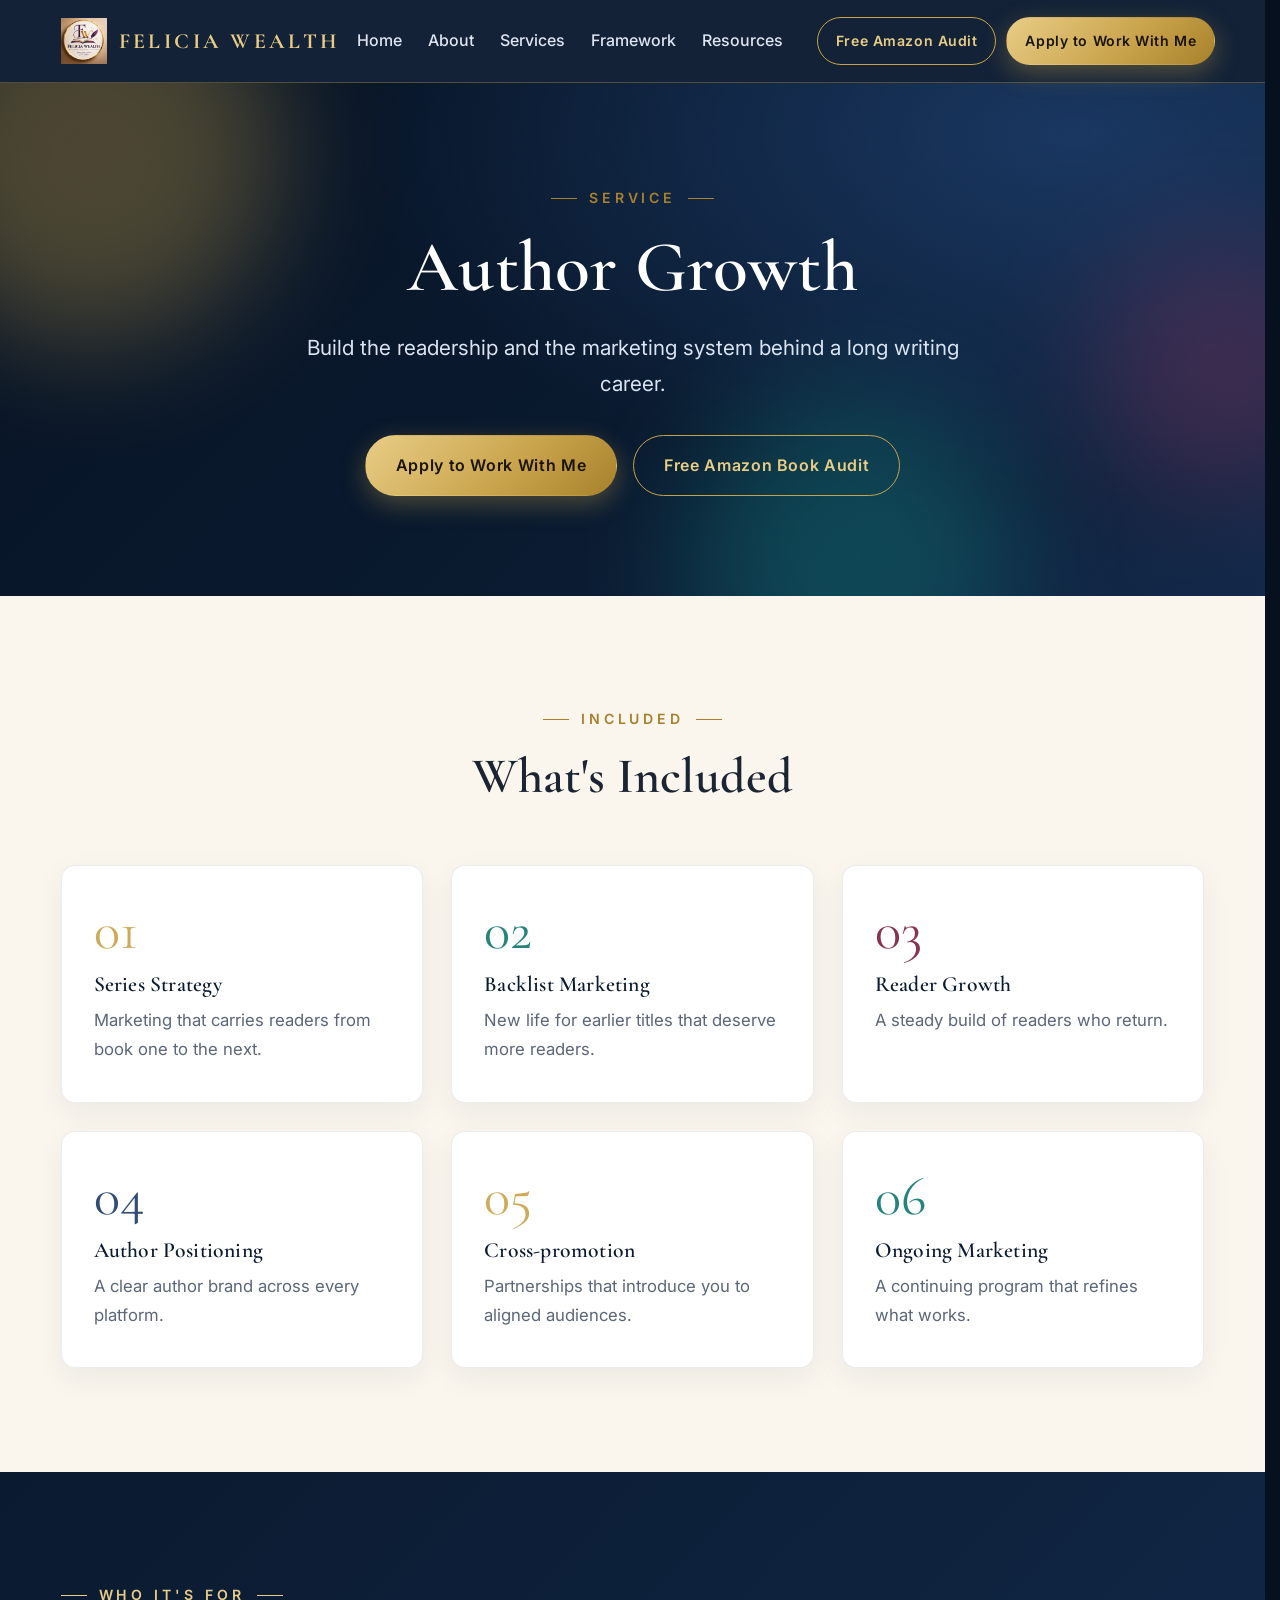
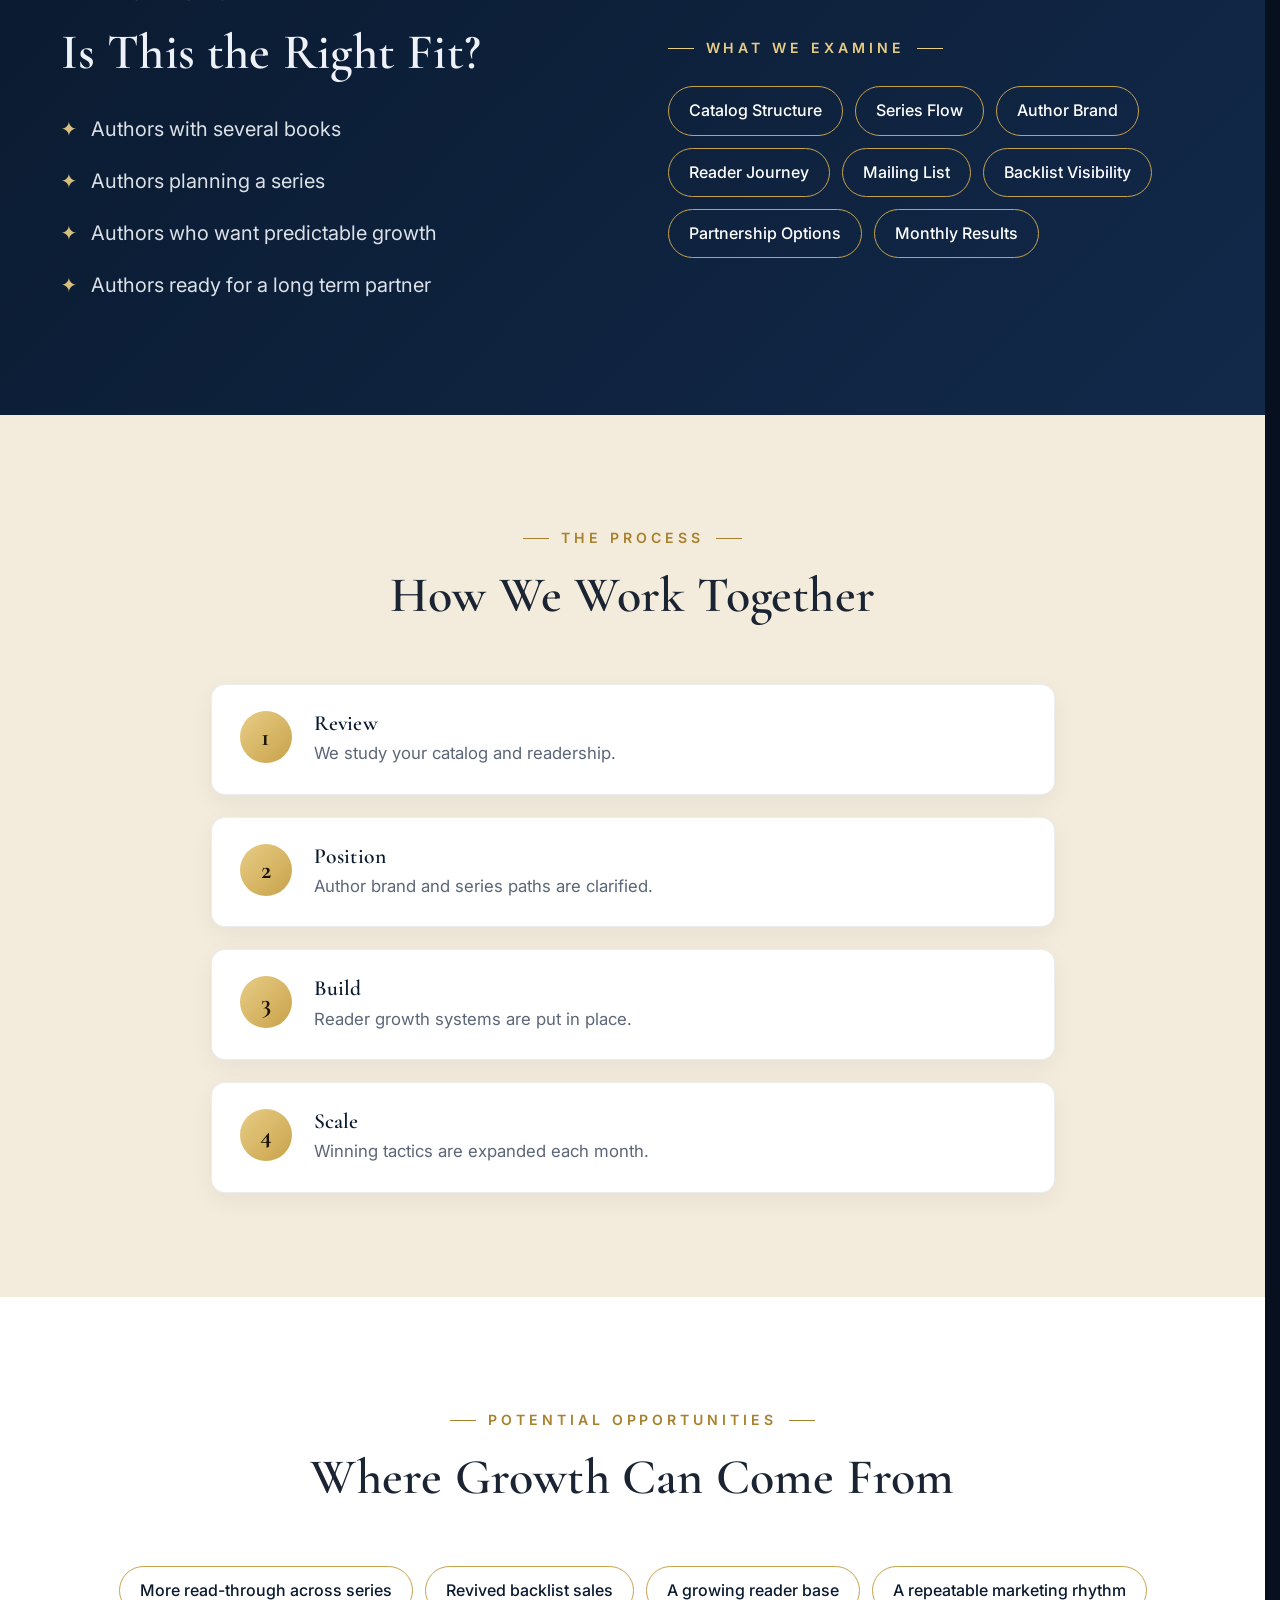
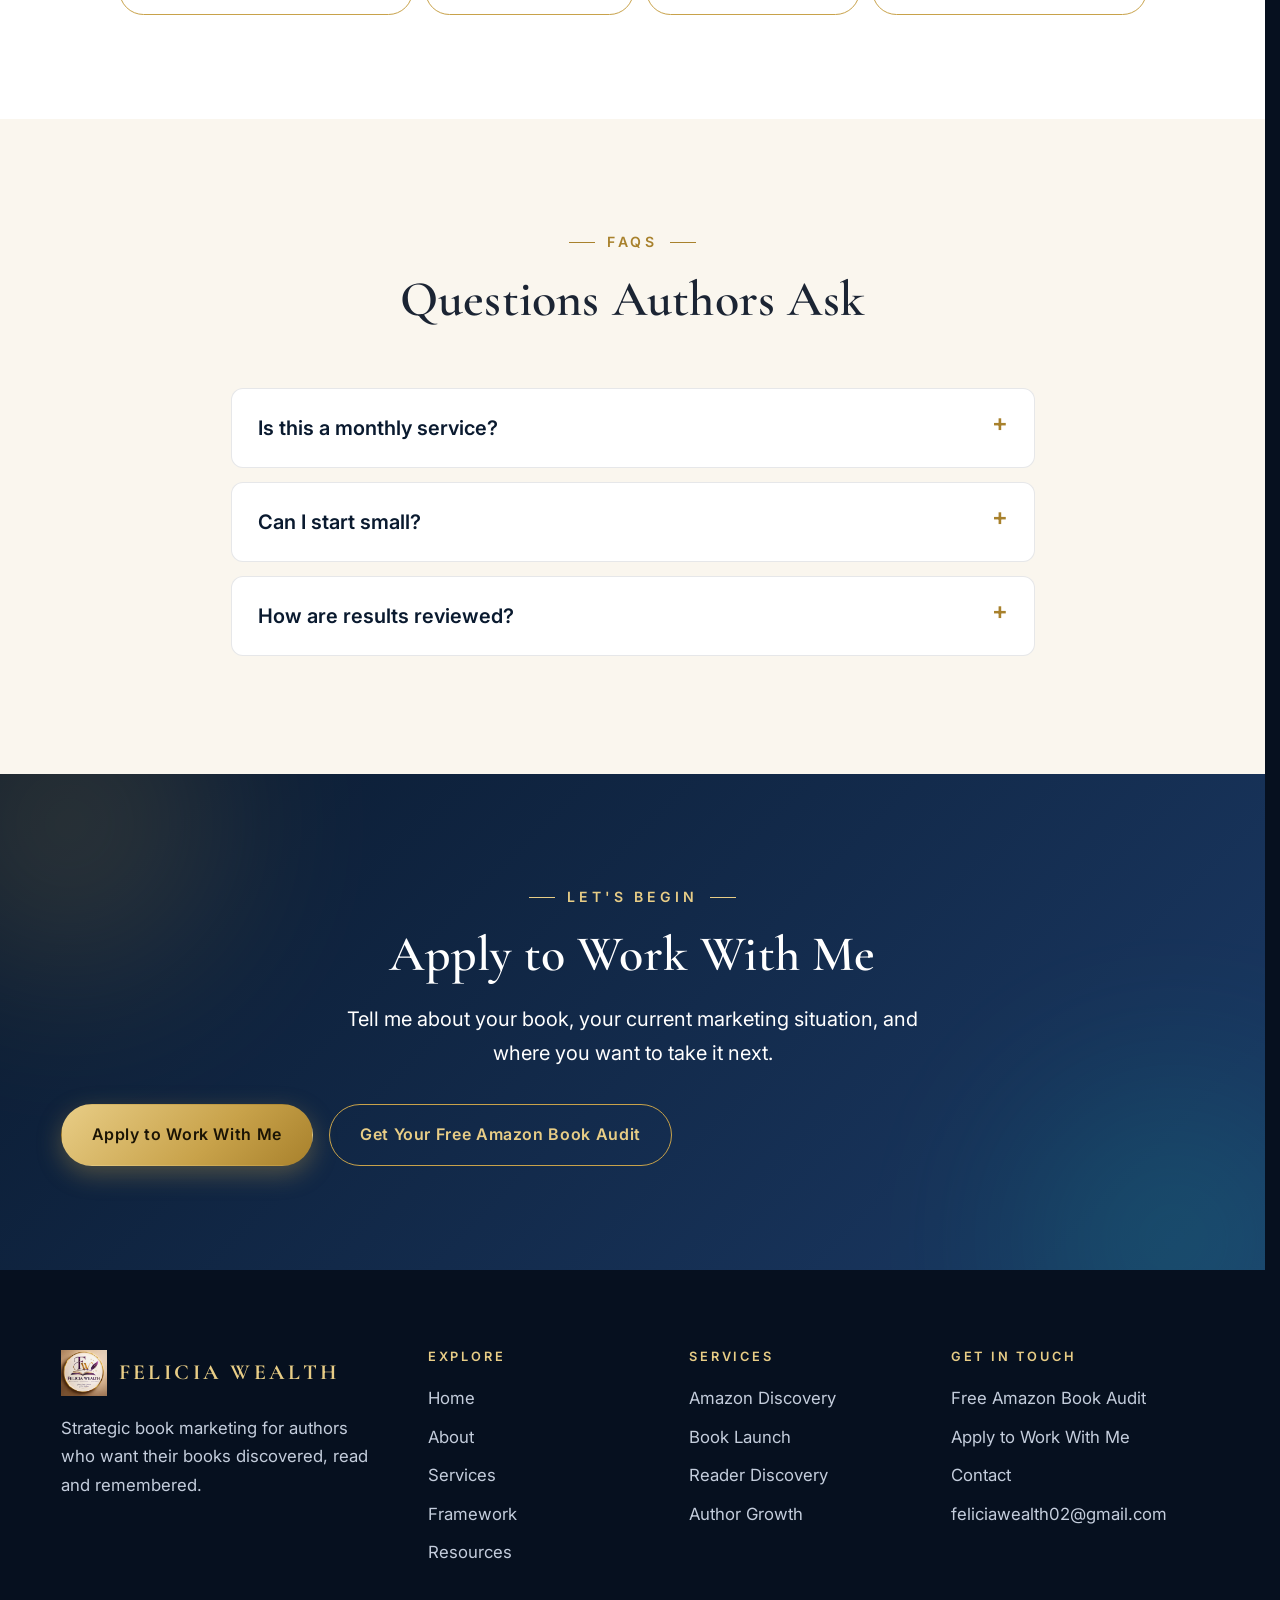
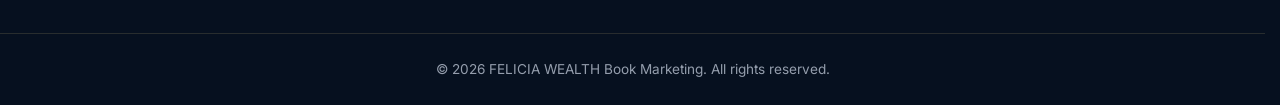
<file: author-growth.html>
<!DOCTYPE html>
<html lang="en"><head><meta charset="utf-8"><meta name="viewport" content="width=device-width,initial-scale=1">
<title>Author Growth | FELICIA WEALTH Book Marketing</title><meta name="description" content="Author growth by Felicia Wealth: series strategy, backlist marketing, reader growth and ongoing marketing.">
<link rel="icon" href="brandlogo.png">
<link rel="preconnect" href="https://fonts.googleapis.com"><link rel="preconnect" href="https://fonts.gstatic.com" crossorigin>
<link href="https://fonts.googleapis.com/css2?family=Cormorant+Garamond:ital,wght@0,500;0,600;0,700;1,500;1,600&family=Inter:wght@400;500;600&display=swap" rel="stylesheet">
<script>document.documentElement.classList.add("js")</script><link rel="stylesheet" href="style.css"></head><body><header class="nav"><div class="wrap">
<a class="brand" href="index.html"><img src="brandlogo.png" alt=""><span>FELICIA WEALTH</span></a>
<button class="burger" aria-label="Menu"><i></i><i></i><i></i></button>
<nav class="menu"><a class="lnk" href="index.html">Home</a><a class="lnk" href="about.html">About</a><a class="lnk" href="services.html">Services</a><a class="lnk" href="framework.html">Framework</a><a class="lnk" href="resources.html">Resources</a>
<div class="ctas"><a class="btn btn-line btn-sm" href="free-audit.html">Free Amazon Audit</a><a class="btn btn-gold btn-sm" href="apply.html">Apply to Work With Me</a></div></nav></div></header><section class="hero page-hero single"><span class="orb o1"></span><span class="orb o2"></span><span class="orb o3"></span><div class="wrap"><div class="grid"><div><span class="eyebrow">Service</span><h1 class="rv">Author Growth</h1><p class="lead rv d1">Build the readership and the marketing system behind a long writing career.</p><div class="btn-row rv d2"><a class="btn btn-gold" href="apply.html">Apply to Work With Me</a><a class="btn btn-line" href="free-audit.html">Free Amazon Book Audit</a></div></div></div></div></section><section class="sec-ivory"><div class="wrap"><div class="sec-head rv"><span class="eyebrow">Included</span><h2>What's Included</h2></div><div class="grid-3"><div class="card c-gold rv d1"><span class="num">01</span><h3 style="font-size:1.35rem">Series Strategy</h3><p>Marketing that carries readers from book one to the next.</p></div><div class="card c-teal rv d2"><span class="num">02</span><h3 style="font-size:1.35rem">Backlist Marketing</h3><p>New life for earlier titles that deserve more readers.</p></div><div class="card c-wine rv d3"><span class="num">03</span><h3 style="font-size:1.35rem">Reader Growth</h3><p>A steady build of readers who return.</p></div><div class="card c-blue rv d1"><span class="num">04</span><h3 style="font-size:1.35rem">Author Positioning</h3><p>A clear author brand across every platform.</p></div><div class="card c-gold rv d2"><span class="num">05</span><h3 style="font-size:1.35rem">Cross-promotion</h3><p>Partnerships that introduce you to aligned audiences.</p></div><div class="card c-teal rv d3"><span class="num">06</span><h3 style="font-size:1.35rem">Ongoing Marketing</h3><p>A continuing program that refines what works.</p></div></div></div></section>
<section class="sec-dark"><div class="wrap split"><div class="rv"><span class="eyebrow">Who It's For</span><h2>Is This the Right Fit?</h2><ul class="tick" style="margin-top:22px"><li style="padding:9px 0 9px 30px;position:relative;opacity:.92"><span style="position:absolute;left:0;color:var(--gold2)">&#10022;</span>Authors with several books</li><li style="padding:9px 0 9px 30px;position:relative;opacity:.92"><span style="position:absolute;left:0;color:var(--gold2)">&#10022;</span>Authors planning a series</li><li style="padding:9px 0 9px 30px;position:relative;opacity:.92"><span style="position:absolute;left:0;color:var(--gold2)">&#10022;</span>Authors who want predictable growth</li><li style="padding:9px 0 9px 30px;position:relative;opacity:.92"><span style="position:absolute;left:0;color:var(--gold2)">&#10022;</span>Authors ready for a long term partner</li></ul></div><div class="rv d2"><span class="eyebrow">What We Examine</span><div class="tags" style="margin-top:8px"><span>Catalog Structure</span><span>Series Flow</span><span>Author Brand</span><span>Reader Journey</span><span>Mailing List</span><span>Backlist Visibility</span><span>Partnership Options</span><span>Monthly Results</span></div></div></div></section>
<section class="sec-cream"><div class="wrap" style="max-width:900px"><div class="sec-head rv"><span class="eyebrow">The Process</span><h2>How We Work Together</h2></div><ol class="steps"><li class="rv"><div><h4>Review</h4><p>We study your catalog and readership.</p></div></li><li class="rv"><div><h4>Position</h4><p>Author brand and series paths are clarified.</p></div></li><li class="rv"><div><h4>Build</h4><p>Reader growth systems are put in place.</p></div></li><li class="rv"><div><h4>Scale</h4><p>Winning tactics are expanded each month.</p></div></li></ol></div></section>
<section class="sec-white"><div class="wrap"><div class="sec-head rv"><span class="eyebrow">Potential Opportunities</span><h2>Where Growth Can Come From</h2></div><div class="tags" style="justify-content:center"><span class="rv">More read-through across series</span><span class="rv">Revived backlist sales</span><span class="rv">A growing reader base</span><span class="rv">A repeatable marketing rhythm</span></div></div></section>
<section class="sec-ivory"><div class="wrap faq" style="max-width:860px"><div class="sec-head rv"><span class="eyebrow">FAQs</span><h2>Questions Authors Ask</h2></div><details class="rv"><summary>Is this a monthly service?</summary><p>Ongoing marketing is monthly. Other parts can be project based.</p></details><details class="rv"><summary>Can I start small?</summary><p>Yes. Many authors begin with an audit and grow from there.</p></details><details class="rv"><summary>How are results reviewed?</summary><p>Regularly, with clear next steps each time.</p></details></div></section><section class="cta"><div class="wrap"><span class="eyebrow" style="color:var(--gold2)">Let's Begin</span><h2 class="rv">Apply to Work With Me</h2><p class="rv d1">Tell me about your book, your current marketing situation, and where you want to take it next.</p><div class="btn-row rv d2"><a class="btn btn-gold" href="apply.html">Apply to Work With Me</a><a class="btn btn-line" href="free-audit.html">Get Your Free Amazon Book Audit</a></div></div></section><footer><div class="wrap"><div class="cols">
<div><a class="brand" href="index.html"><img src="brandlogo.png" alt=""><span>FELICIA WEALTH</span></a><p>Strategic book marketing for authors who want their books discovered, read and remembered.</p></div>
<div><h4>Explore</h4><ul><li><a href="index.html">Home</a></li><li><a href="about.html">About</a></li><li><a href="services.html">Services</a></li><li><a href="framework.html">Framework</a></li><li><a href="resources.html">Resources</a></li></ul></div>
<div><h4>Services</h4><ul><li><a href="amazon-discovery.html">Amazon Discovery</a></li><li><a href="book-launch.html">Book Launch</a></li><li><a href="reader-discovery.html">Reader Discovery</a></li><li><a href="author-growth.html">Author Growth</a></li></ul></div>
<div><h4>Get in Touch</h4><ul><li><a href="free-audit.html">Free Amazon Book Audit</a></li><li><a href="apply.html">Apply to Work With Me</a></li><li><a href="contact.html">Contact</a></li><li><a href="mailto:feliciawealth02@gmail.com">feliciawealth02@gmail.com</a></li></ul></div>
</div></div><div class="copy">&copy; 2026 FELICIA WEALTH Book Marketing. All rights reserved.</div></footer>
<script>(function(){
  var burger=document.querySelector('.burger'),menu=document.querySelector('.menu');
  if(burger){burger.addEventListener('click',function(){burger.classList.toggle('open');menu.classList.toggle('open');});}

  var els=document.querySelectorAll('.rv');
  setTimeout(function(){els.forEach(function(el){el.classList.add('in');});},2500);
  if('IntersectionObserver' in window){
    var io=new IntersectionObserver(function(en){en.forEach(function(e){if(e.isIntersecting){e.target.classList.add('in');io.unobserve(e.target);}});},{threshold:.12});
    els.forEach(function(el){io.observe(el);});
  }else{els.forEach(function(el){el.classList.add('in');});}

  var counters=document.querySelectorAll('[data-count]');
  var co=new IntersectionObserver(function(en){en.forEach(function(e){
    if(!e.isIntersecting)return;co.unobserve(e.target);
    var el=e.target,end=parseInt(el.dataset.count,10),t0=null,suf=el.dataset.suffix||'';
    function tick(t){if(!t0)t0=t;var p=Math.min((t-t0)/1600,1);el.textContent=Math.floor(end*(1-Math.pow(1-p,3)))+suf;if(p<1)requestAnimationFrame(tick);}
    requestAnimationFrame(tick);
  });},{threshold:.5});
  counters.forEach(function(c){co.observe(c);});

  /* multi step apply form */
  var steps=document.querySelectorAll('.step');
  if(steps.length){
    var idx=0,bars=document.querySelectorAll('.progress i');
    var show=function(i){steps.forEach(function(s,n){s.classList.toggle('show',n===i);});bars.forEach(function(b,n){b.classList.toggle('on',n<=i);});
      var top=document.querySelector('.form-card');if(top)window.scrollTo({top:top.offsetTop+60,behavior:'smooth'});};
    document.querySelectorAll('[data-next]').forEach(function(b){b.addEventListener('click',function(){
      var ok=true;steps[idx].querySelectorAll('input,select,textarea').forEach(function(f){if(!f.checkValidity()){f.reportValidity();ok=false;}});
      if(ok&&idx<steps.length-1){idx++;show(idx);}});});
    document.querySelectorAll('[data-prev]').forEach(function(b){b.addEventListener('click',function(){if(idx>0){idx--;show(idx);}});});
    show(0);
  }

  /* formspree ajax */
  document.querySelectorAll('form[data-formspree]').forEach(function(form){
    form.addEventListener('submit',function(e){
      e.preventDefault();
      var btn=form.querySelector('[type=submit]'),err=form.parentNode.querySelector('.err'),orig=btn.textContent;
      btn.disabled=true;btn.textContent='Sending...';if(err)err.style.display='none';
      fetch(form.action,{method:'POST',body:new FormData(form),headers:{'Accept':'application/json'}})
      .then(function(r){
        if(r.ok){form.style.display='none';var p=form.parentNode;var pr=p.querySelector('.progress');if(pr)pr.style.display='none';
          var t=p.querySelector('.thanks');if(t)t.style.display='block';t&&t.scrollIntoView({behavior:'smooth',block:'center'});}
        else{throw new Error('fail');}
      }).catch(function(){btn.disabled=false;btn.textContent=orig;if(err)err.style.display='block';});
    });
  });
})();
</script></body></html>
</file>
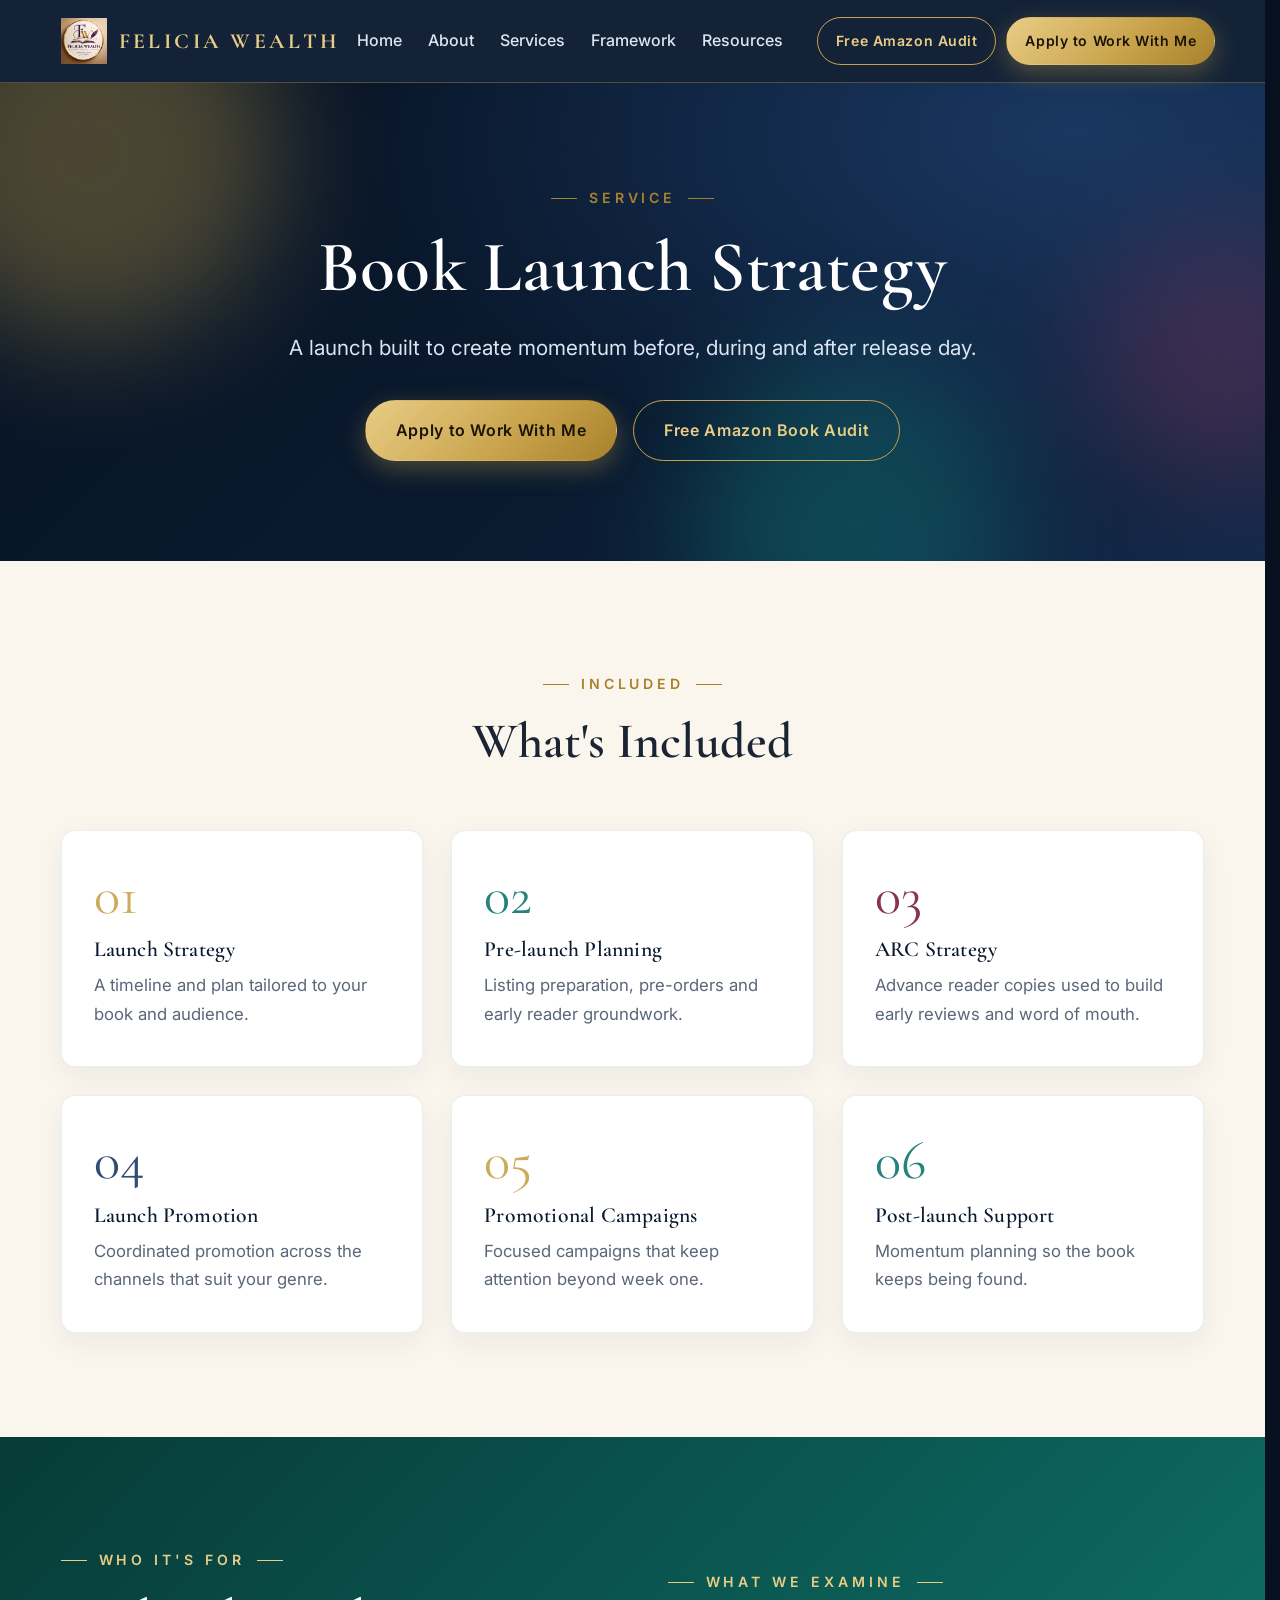
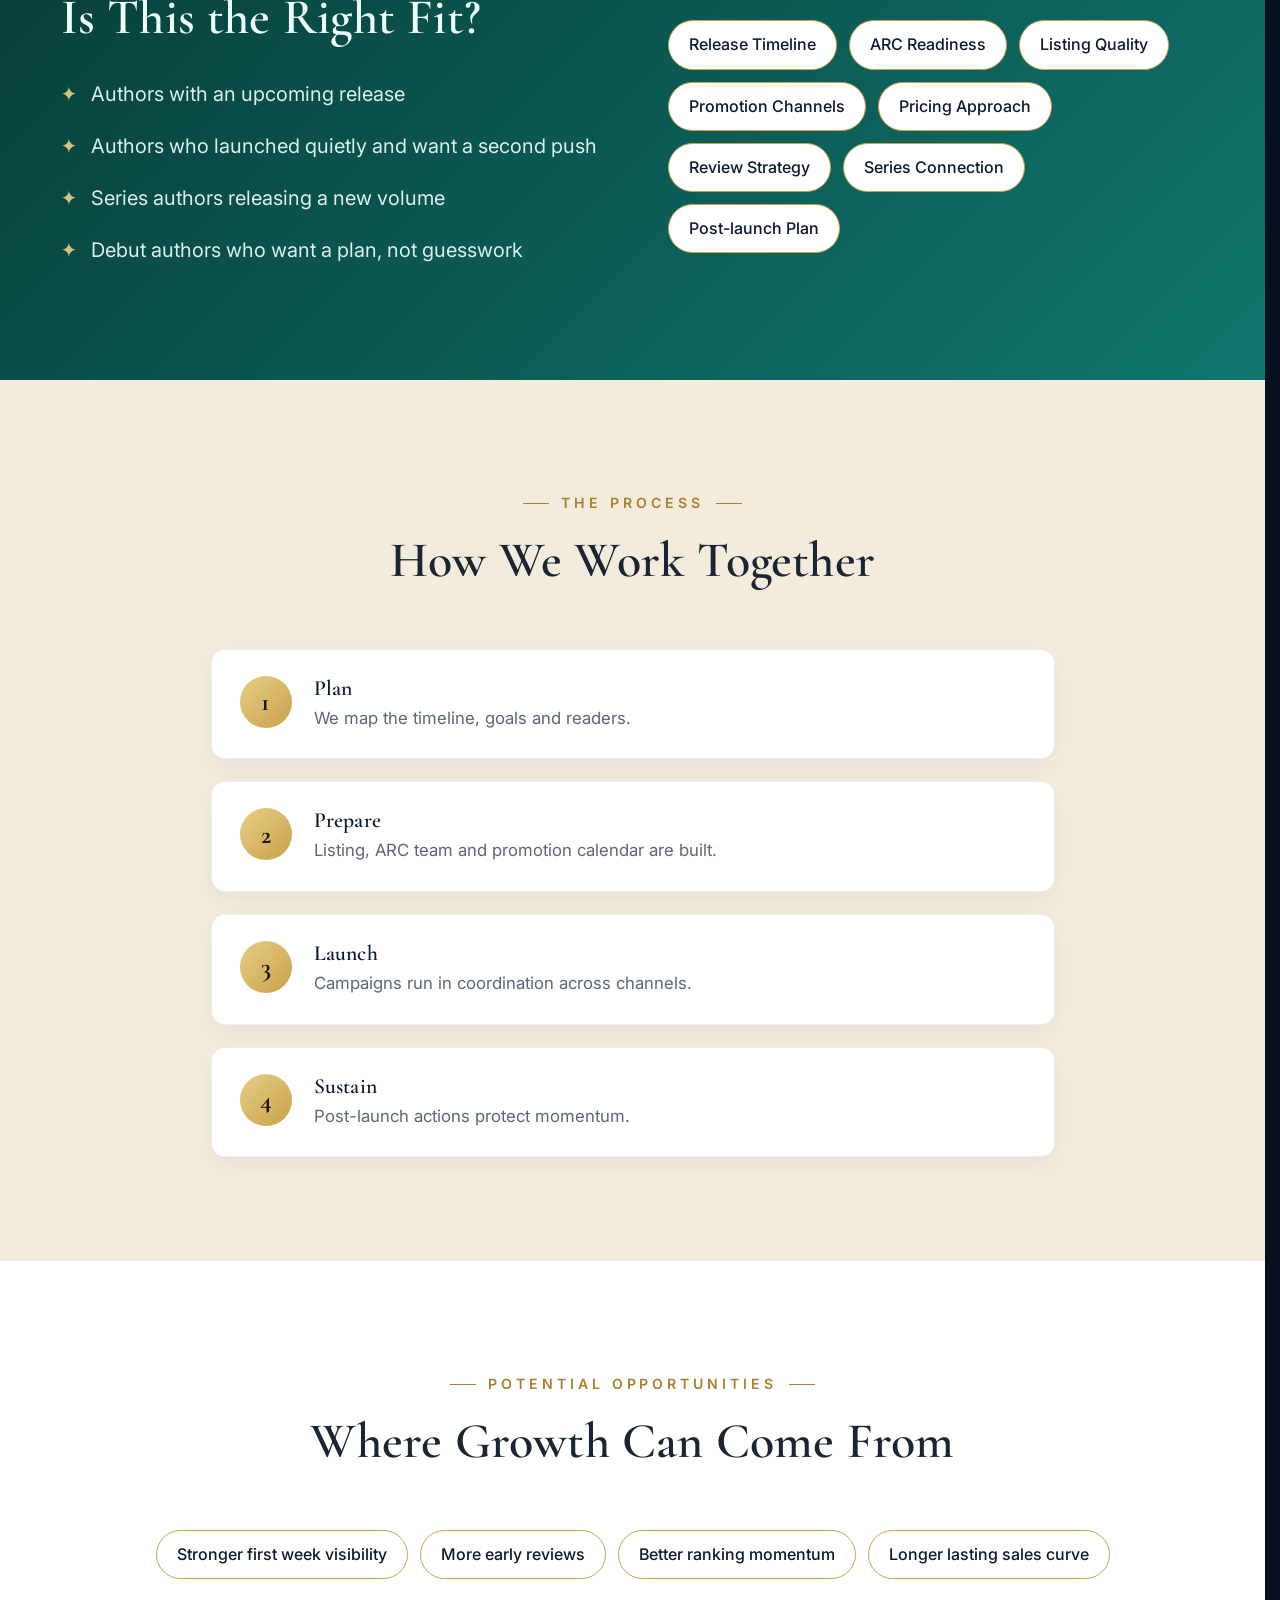
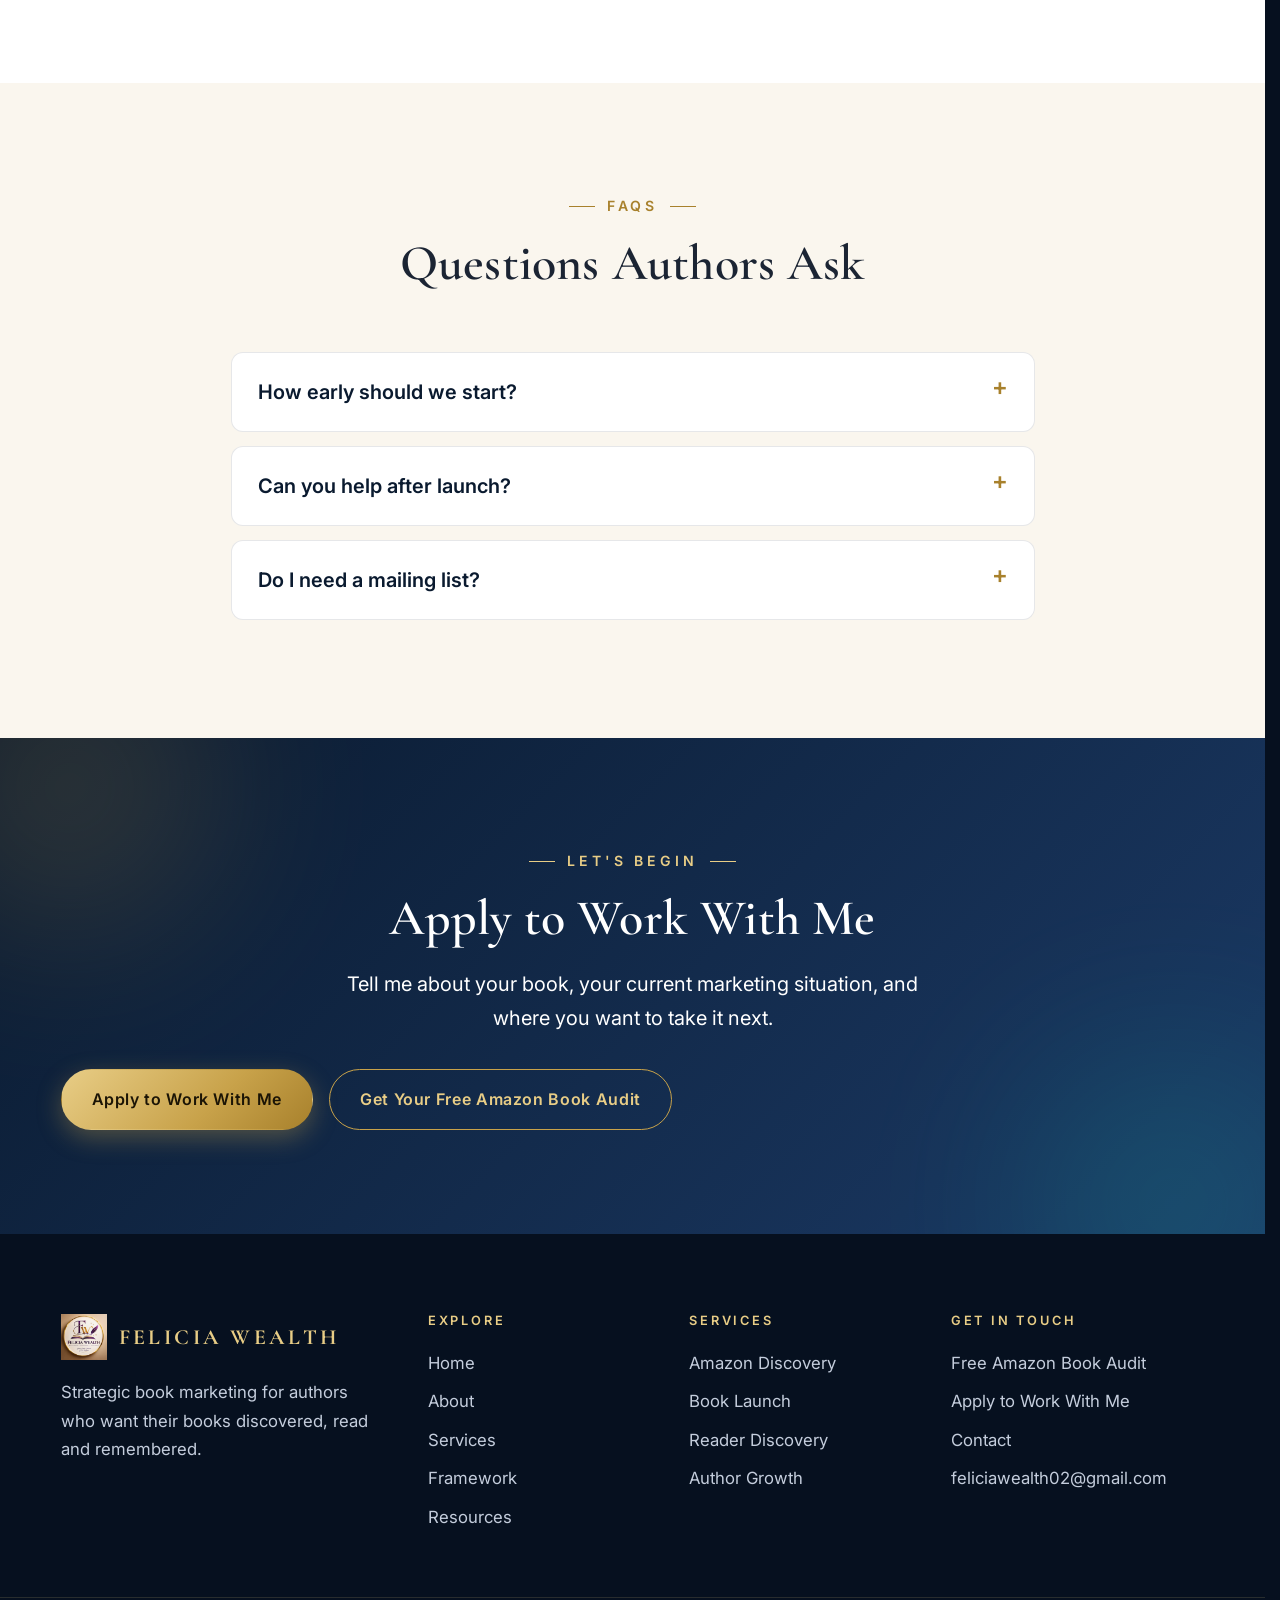
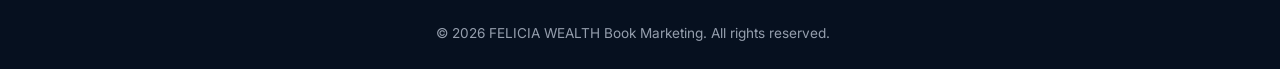
<file: book-launch.html>
<!DOCTYPE html>
<html lang="en"><head><meta charset="utf-8"><meta name="viewport" content="width=device-width,initial-scale=1">
<title>Book Launch Strategy | FELICIA WEALTH Book Marketing</title><meta name="description" content="Book launch strategy by Felicia Wealth: pre-launch planning, ARC strategy, launch promotion and post-launch support.">
<link rel="icon" href="brandlogo.png">
<link rel="preconnect" href="https://fonts.googleapis.com"><link rel="preconnect" href="https://fonts.gstatic.com" crossorigin>
<link href="https://fonts.googleapis.com/css2?family=Cormorant+Garamond:ital,wght@0,500;0,600;0,700;1,500;1,600&family=Inter:wght@400;500;600&display=swap" rel="stylesheet">
<script>document.documentElement.classList.add("js")</script><link rel="stylesheet" href="style.css"></head><body><header class="nav"><div class="wrap">
<a class="brand" href="index.html"><img src="brandlogo.png" alt=""><span>FELICIA WEALTH</span></a>
<button class="burger" aria-label="Menu"><i></i><i></i><i></i></button>
<nav class="menu"><a class="lnk" href="index.html">Home</a><a class="lnk" href="about.html">About</a><a class="lnk" href="services.html">Services</a><a class="lnk" href="framework.html">Framework</a><a class="lnk" href="resources.html">Resources</a>
<div class="ctas"><a class="btn btn-line btn-sm" href="free-audit.html">Free Amazon Audit</a><a class="btn btn-gold btn-sm" href="apply.html">Apply to Work With Me</a></div></nav></div></header><section class="hero page-hero single"><span class="orb o1"></span><span class="orb o2"></span><span class="orb o3"></span><div class="wrap"><div class="grid"><div><span class="eyebrow">Service</span><h1 class="rv">Book Launch Strategy</h1><p class="lead rv d1">A launch built to create momentum before, during and after release day.</p><div class="btn-row rv d2"><a class="btn btn-gold" href="apply.html">Apply to Work With Me</a><a class="btn btn-line" href="free-audit.html">Free Amazon Book Audit</a></div></div></div></div></section><section class="sec-ivory"><div class="wrap"><div class="sec-head rv"><span class="eyebrow">Included</span><h2>What's Included</h2></div><div class="grid-3"><div class="card c-gold rv d1"><span class="num">01</span><h3 style="font-size:1.35rem">Launch Strategy</h3><p>A timeline and plan tailored to your book and audience.</p></div><div class="card c-teal rv d2"><span class="num">02</span><h3 style="font-size:1.35rem">Pre-launch Planning</h3><p>Listing preparation, pre-orders and early reader groundwork.</p></div><div class="card c-wine rv d3"><span class="num">03</span><h3 style="font-size:1.35rem">ARC Strategy</h3><p>Advance reader copies used to build early reviews and word of mouth.</p></div><div class="card c-blue rv d1"><span class="num">04</span><h3 style="font-size:1.35rem">Launch Promotion</h3><p>Coordinated promotion across the channels that suit your genre.</p></div><div class="card c-gold rv d2"><span class="num">05</span><h3 style="font-size:1.35rem">Promotional Campaigns</h3><p>Focused campaigns that keep attention beyond week one.</p></div><div class="card c-teal rv d3"><span class="num">06</span><h3 style="font-size:1.35rem">Post-launch Support</h3><p>Momentum planning so the book keeps being found.</p></div></div></div></section>
<section class="sec-teal"><div class="wrap split"><div class="rv"><span class="eyebrow">Who It's For</span><h2>Is This the Right Fit?</h2><ul class="tick" style="margin-top:22px"><li style="padding:9px 0 9px 30px;position:relative;opacity:.92"><span style="position:absolute;left:0;color:var(--gold2)">&#10022;</span>Authors with an upcoming release</li><li style="padding:9px 0 9px 30px;position:relative;opacity:.92"><span style="position:absolute;left:0;color:var(--gold2)">&#10022;</span>Authors who launched quietly and want a second push</li><li style="padding:9px 0 9px 30px;position:relative;opacity:.92"><span style="position:absolute;left:0;color:var(--gold2)">&#10022;</span>Series authors releasing a new volume</li><li style="padding:9px 0 9px 30px;position:relative;opacity:.92"><span style="position:absolute;left:0;color:var(--gold2)">&#10022;</span>Debut authors who want a plan, not guesswork</li></ul></div><div class="rv d2"><span class="eyebrow">What We Examine</span><div class="tags" style="margin-top:8px"><span>Release Timeline</span><span>ARC Readiness</span><span>Listing Quality</span><span>Promotion Channels</span><span>Pricing Approach</span><span>Review Strategy</span><span>Series Connection</span><span>Post-launch Plan</span></div></div></div></section>
<section class="sec-cream"><div class="wrap" style="max-width:900px"><div class="sec-head rv"><span class="eyebrow">The Process</span><h2>How We Work Together</h2></div><ol class="steps"><li class="rv"><div><h4>Plan</h4><p>We map the timeline, goals and readers.</p></div></li><li class="rv"><div><h4>Prepare</h4><p>Listing, ARC team and promotion calendar are built.</p></div></li><li class="rv"><div><h4>Launch</h4><p>Campaigns run in coordination across channels.</p></div></li><li class="rv"><div><h4>Sustain</h4><p>Post-launch actions protect momentum.</p></div></li></ol></div></section>
<section class="sec-white"><div class="wrap"><div class="sec-head rv"><span class="eyebrow">Potential Opportunities</span><h2>Where Growth Can Come From</h2></div><div class="tags" style="justify-content:center"><span class="rv">Stronger first week visibility</span><span class="rv">More early reviews</span><span class="rv">Better ranking momentum</span><span class="rv">Longer lasting sales curve</span></div></div></section>
<section class="sec-ivory"><div class="wrap faq" style="max-width:860px"><div class="sec-head rv"><span class="eyebrow">FAQs</span><h2>Questions Authors Ask</h2></div><details class="rv"><summary>How early should we start?</summary><p>Ideally two to three months before release, though shorter timelines can still be planned.</p></details><details class="rv"><summary>Can you help after launch?</summary><p>Yes. Post-launch support is part of the service.</p></details><details class="rv"><summary>Do I need a mailing list?</summary><p>It helps, but it is not required.</p></details></div></section><section class="cta"><div class="wrap"><span class="eyebrow" style="color:var(--gold2)">Let's Begin</span><h2 class="rv">Apply to Work With Me</h2><p class="rv d1">Tell me about your book, your current marketing situation, and where you want to take it next.</p><div class="btn-row rv d2"><a class="btn btn-gold" href="apply.html">Apply to Work With Me</a><a class="btn btn-line" href="free-audit.html">Get Your Free Amazon Book Audit</a></div></div></section><footer><div class="wrap"><div class="cols">
<div><a class="brand" href="index.html"><img src="brandlogo.png" alt=""><span>FELICIA WEALTH</span></a><p>Strategic book marketing for authors who want their books discovered, read and remembered.</p></div>
<div><h4>Explore</h4><ul><li><a href="index.html">Home</a></li><li><a href="about.html">About</a></li><li><a href="services.html">Services</a></li><li><a href="framework.html">Framework</a></li><li><a href="resources.html">Resources</a></li></ul></div>
<div><h4>Services</h4><ul><li><a href="amazon-discovery.html">Amazon Discovery</a></li><li><a href="book-launch.html">Book Launch</a></li><li><a href="reader-discovery.html">Reader Discovery</a></li><li><a href="author-growth.html">Author Growth</a></li></ul></div>
<div><h4>Get in Touch</h4><ul><li><a href="free-audit.html">Free Amazon Book Audit</a></li><li><a href="apply.html">Apply to Work With Me</a></li><li><a href="contact.html">Contact</a></li><li><a href="mailto:feliciawealth02@gmail.com">feliciawealth02@gmail.com</a></li></ul></div>
</div></div><div class="copy">&copy; 2026 FELICIA WEALTH Book Marketing. All rights reserved.</div></footer>
<script>(function(){
  var burger=document.querySelector('.burger'),menu=document.querySelector('.menu');
  if(burger){burger.addEventListener('click',function(){burger.classList.toggle('open');menu.classList.toggle('open');});}

  var els=document.querySelectorAll('.rv');
  setTimeout(function(){els.forEach(function(el){el.classList.add('in');});},2500);
  if('IntersectionObserver' in window){
    var io=new IntersectionObserver(function(en){en.forEach(function(e){if(e.isIntersecting){e.target.classList.add('in');io.unobserve(e.target);}});},{threshold:.12});
    els.forEach(function(el){io.observe(el);});
  }else{els.forEach(function(el){el.classList.add('in');});}

  var counters=document.querySelectorAll('[data-count]');
  var co=new IntersectionObserver(function(en){en.forEach(function(e){
    if(!e.isIntersecting)return;co.unobserve(e.target);
    var el=e.target,end=parseInt(el.dataset.count,10),t0=null,suf=el.dataset.suffix||'';
    function tick(t){if(!t0)t0=t;var p=Math.min((t-t0)/1600,1);el.textContent=Math.floor(end*(1-Math.pow(1-p,3)))+suf;if(p<1)requestAnimationFrame(tick);}
    requestAnimationFrame(tick);
  });},{threshold:.5});
  counters.forEach(function(c){co.observe(c);});

  /* multi step apply form */
  var steps=document.querySelectorAll('.step');
  if(steps.length){
    var idx=0,bars=document.querySelectorAll('.progress i');
    var show=function(i){steps.forEach(function(s,n){s.classList.toggle('show',n===i);});bars.forEach(function(b,n){b.classList.toggle('on',n<=i);});
      var top=document.querySelector('.form-card');if(top)window.scrollTo({top:top.offsetTop+60,behavior:'smooth'});};
    document.querySelectorAll('[data-next]').forEach(function(b){b.addEventListener('click',function(){
      var ok=true;steps[idx].querySelectorAll('input,select,textarea').forEach(function(f){if(!f.checkValidity()){f.reportValidity();ok=false;}});
      if(ok&&idx<steps.length-1){idx++;show(idx);}});});
    document.querySelectorAll('[data-prev]').forEach(function(b){b.addEventListener('click',function(){if(idx>0){idx--;show(idx);}});});
    show(0);
  }

  /* formspree ajax */
  document.querySelectorAll('form[data-formspree]').forEach(function(form){
    form.addEventListener('submit',function(e){
      e.preventDefault();
      var btn=form.querySelector('[type=submit]'),err=form.parentNode.querySelector('.err'),orig=btn.textContent;
      btn.disabled=true;btn.textContent='Sending...';if(err)err.style.display='none';
      fetch(form.action,{method:'POST',body:new FormData(form),headers:{'Accept':'application/json'}})
      .then(function(r){
        if(r.ok){form.style.display='none';var p=form.parentNode;var pr=p.querySelector('.progress');if(pr)pr.style.display='none';
          var t=p.querySelector('.thanks');if(t)t.style.display='block';t&&t.scrollIntoView({behavior:'smooth',block:'center'});}
        else{throw new Error('fail');}
      }).catch(function(){btn.disabled=false;btn.textContent=orig;if(err)err.style.display='block';});
    });
  });
})();
</script></body></html>
</file>
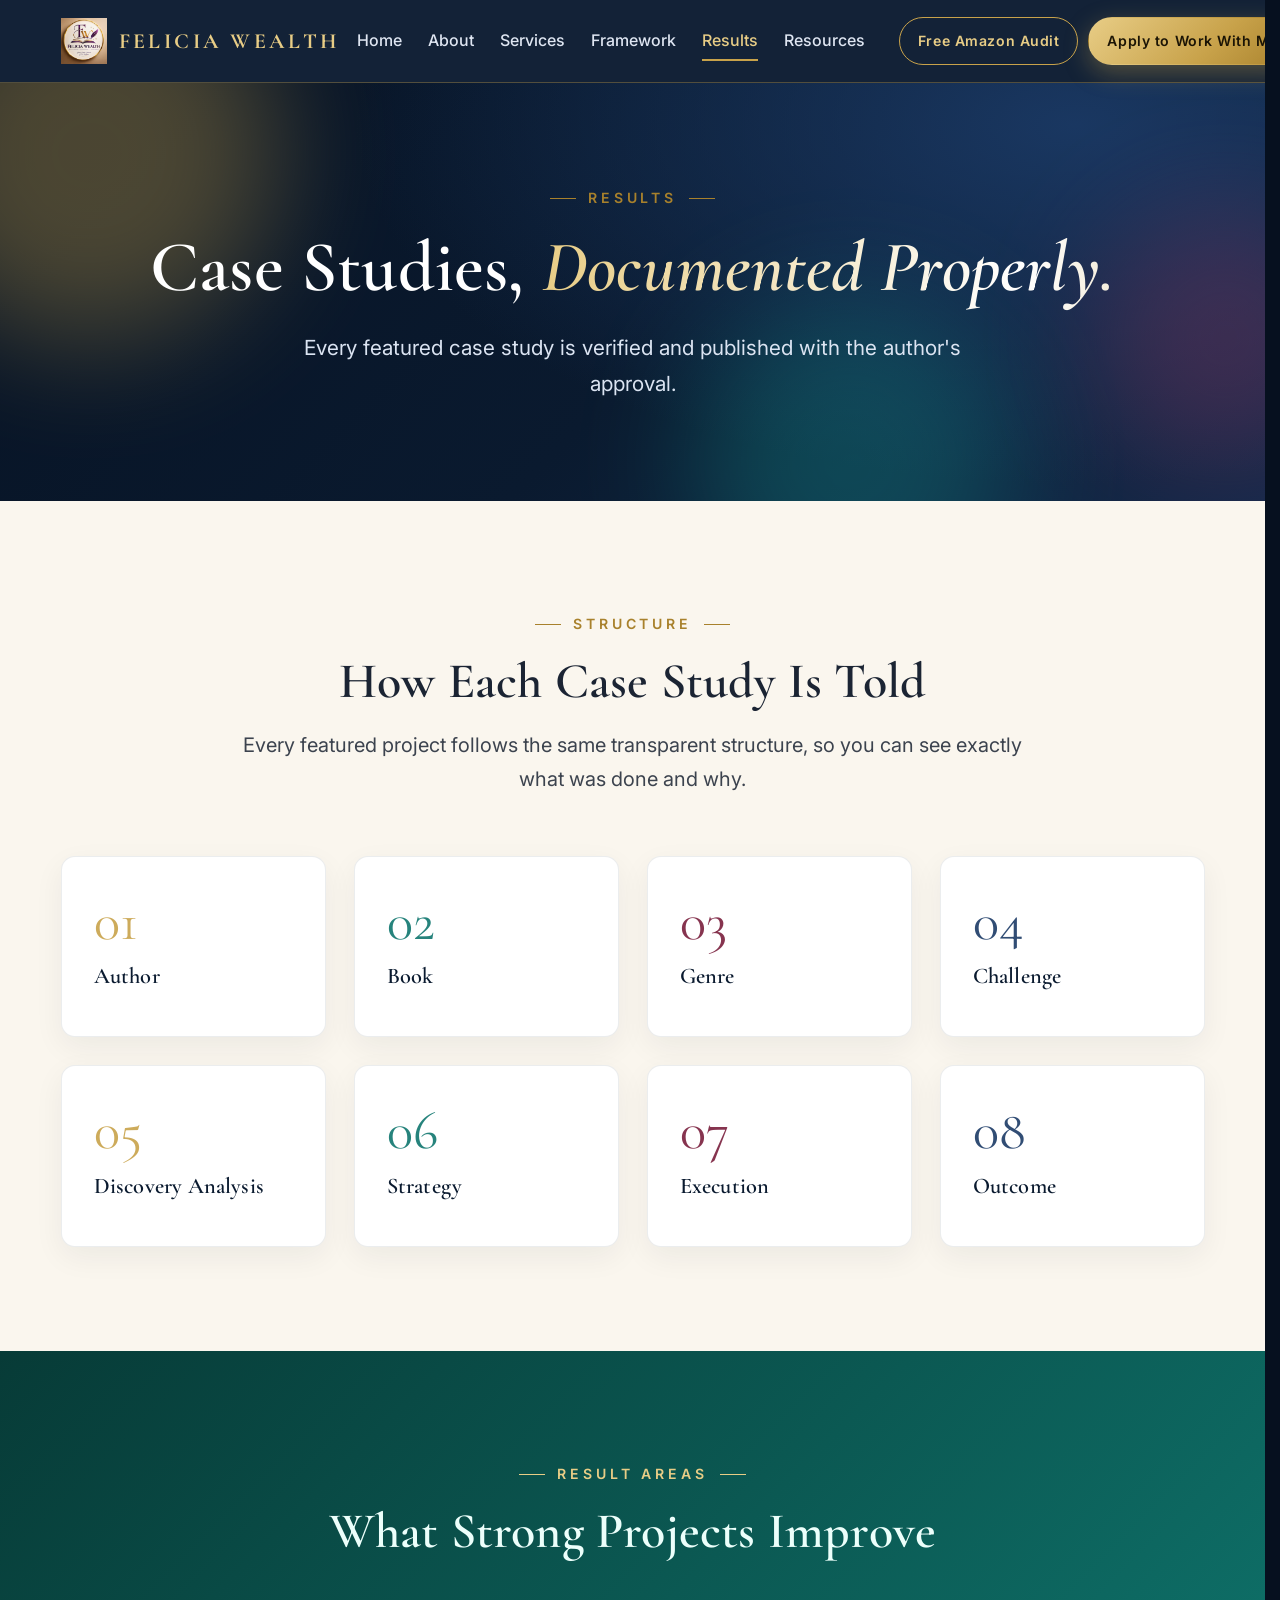
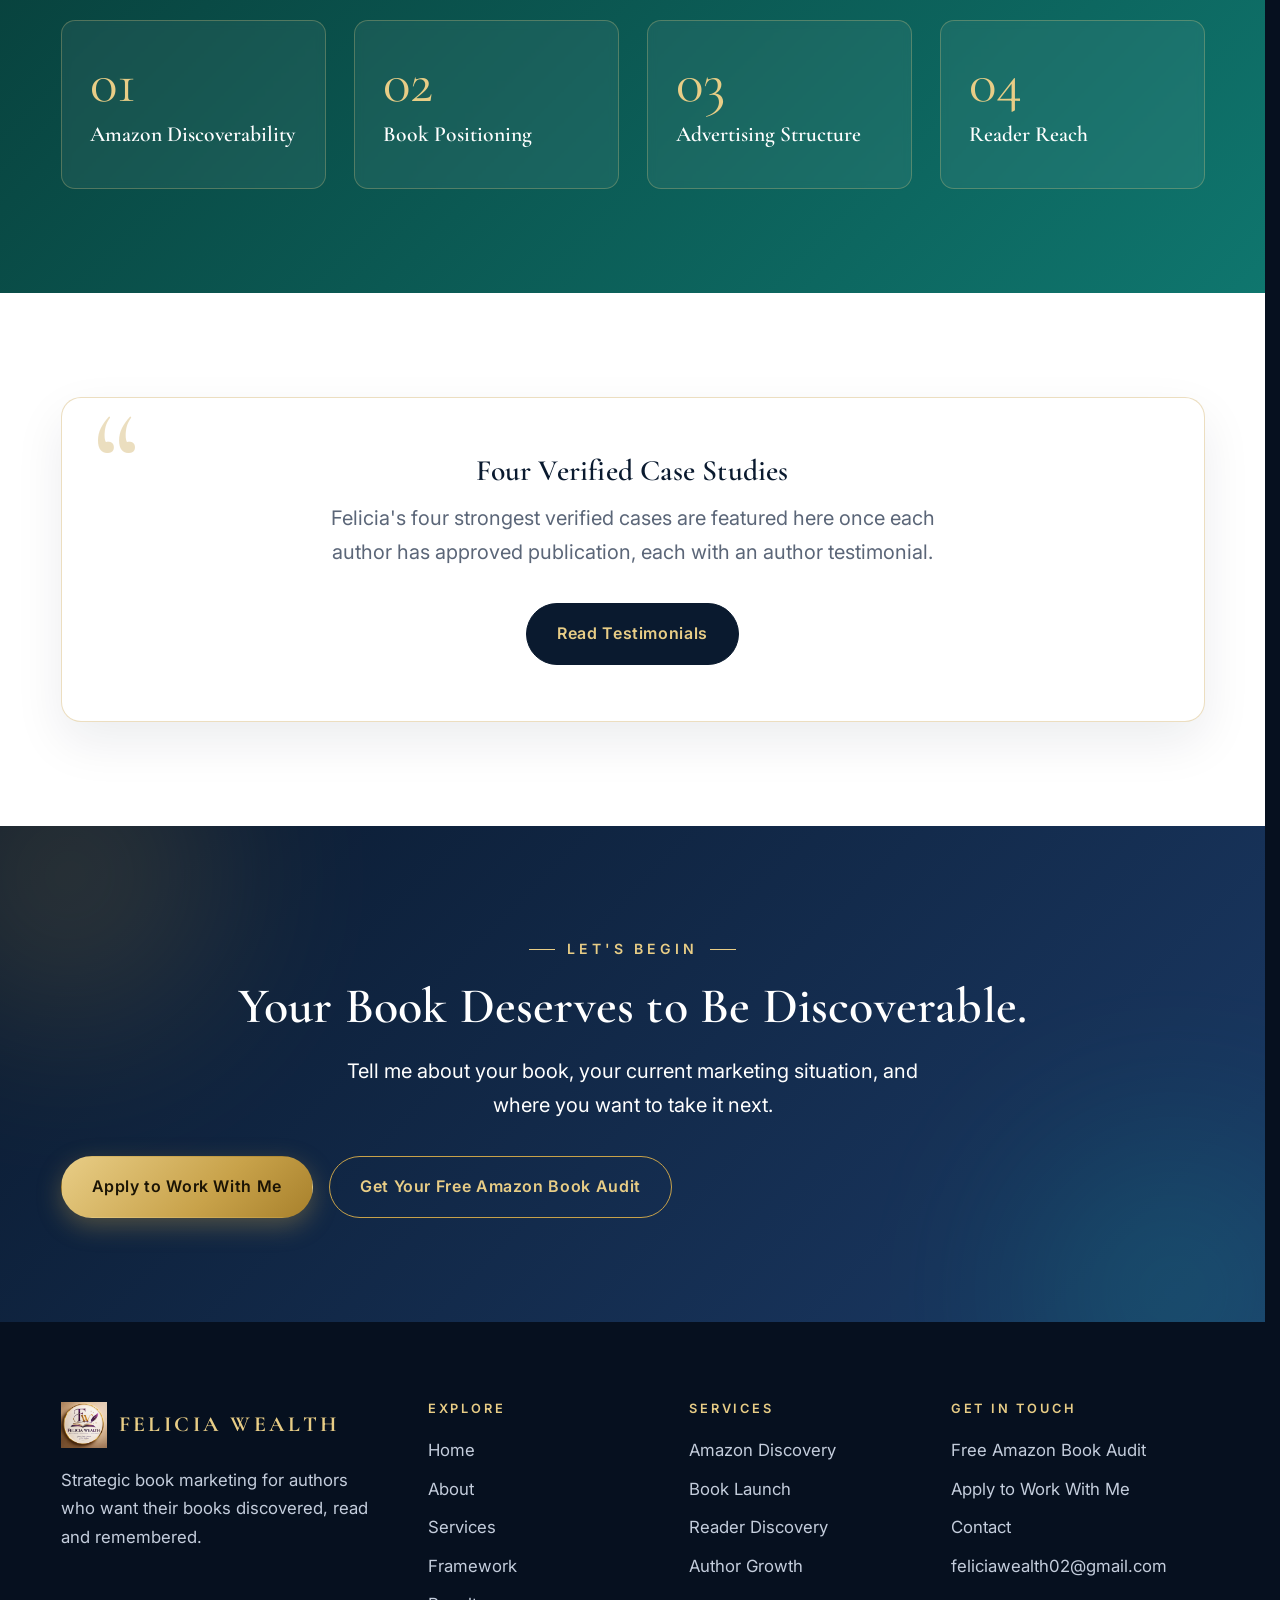
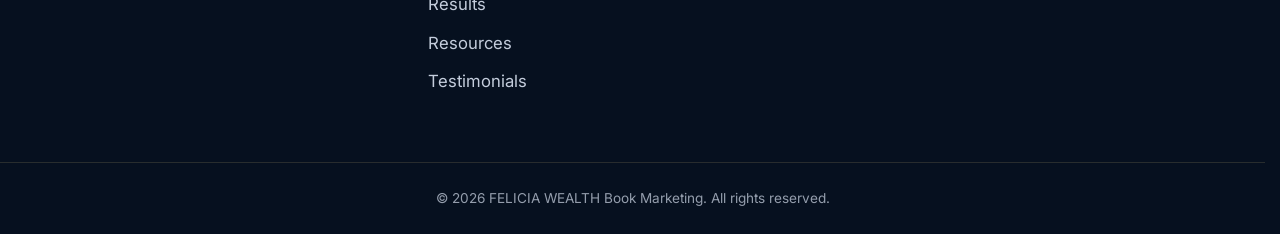
<file: case-studies.html>
<!DOCTYPE html>
<html lang="en"><head><meta charset="utf-8"><meta name="viewport" content="width=device-width,initial-scale=1">
<title>Results and Case Studies | FELICIA WEALTH Book Marketing</title><meta name="description" content="How every Felicia Wealth case study is documented, from challenge to outcome.">
<link rel="icon" href="brandlogo.png">
<link rel="preconnect" href="https://fonts.googleapis.com"><link rel="preconnect" href="https://fonts.gstatic.com" crossorigin>
<link href="https://fonts.googleapis.com/css2?family=Cormorant+Garamond:ital,wght@0,500;0,600;0,700;1,500;1,600&family=Inter:wght@400;500;600&display=swap" rel="stylesheet">
<script>document.documentElement.classList.add("js")</script><link rel="stylesheet" href="style.css"></head><body><header class="nav"><div class="wrap">
<a class="brand" href="index.html"><img src="brandlogo.png" alt=""><span>FELICIA WEALTH</span></a>
<button class="burger" aria-label="Menu"><i></i><i></i><i></i></button>
<nav class="menu"><a class="lnk" href="index.html">Home</a><a class="lnk" href="about.html">About</a><a class="lnk" href="services.html">Services</a><a class="lnk" href="framework.html">Framework</a><a class="lnk active" href="case-studies.html">Results</a><a class="lnk" href="resources.html">Resources</a>
<div class="ctas"><a class="btn btn-line btn-sm" href="free-audit.html">Free Amazon Audit</a><a class="btn btn-gold btn-sm" href="apply.html">Apply to Work With Me</a></div></nav></div></header><section class="hero page-hero single"><span class="orb o1"></span><span class="orb o2"></span><span class="orb o3"></span><div class="wrap"><div class="grid"><div><span class="eyebrow">Results</span><h1 class="rv">Case Studies, <em>Documented Properly.</em></h1><p class="lead rv d1">Every featured case study is verified and published with the author's approval.</p></div></div></div></section><section class="sec-ivory"><div class="wrap"><div class="sec-head rv"><span class="eyebrow">Structure</span><h2>How Each Case Study Is Told</h2><p>Every featured project follows the same transparent structure, so you can see exactly what was done and why.</p></div><div class="grid-4"><div class="card c-gold rv d1"><span class="num">01</span><h3 style="font-size:1.4rem">Author</h3></div><div class="card c-teal rv d2"><span class="num">02</span><h3 style="font-size:1.4rem">Book</h3></div><div class="card c-wine rv d3"><span class="num">03</span><h3 style="font-size:1.4rem">Genre</h3></div><div class="card c-blue rv d4"><span class="num">04</span><h3 style="font-size:1.4rem">Challenge</h3></div><div class="card c-gold rv d1"><span class="num">05</span><h3 style="font-size:1.4rem">Discovery Analysis</h3></div><div class="card c-teal rv d2"><span class="num">06</span><h3 style="font-size:1.4rem">Strategy</h3></div><div class="card c-wine rv d3"><span class="num">07</span><h3 style="font-size:1.4rem">Execution</h3></div><div class="card c-blue rv d4"><span class="num">08</span><h3 style="font-size:1.4rem">Outcome</h3></div></div></div></section>
<section class="sec-teal"><div class="wrap"><div class="sec-head rv"><span class="eyebrow">Result Areas</span><h2>What Strong Projects Improve</h2></div><div class="grid-4"><div class="dcard rv d1"><div class="letter">01</div><h3 style="letter-spacing:0;font-size:1.35rem">Amazon Discoverability</h3></div><div class="dcard rv d2"><div class="letter">02</div><h3 style="letter-spacing:0;font-size:1.35rem">Book Positioning</h3></div><div class="dcard rv d3"><div class="letter">03</div><h3 style="letter-spacing:0;font-size:1.35rem">Advertising Structure</h3></div><div class="dcard rv d4"><div class="letter">04</div><h3 style="letter-spacing:0;font-size:1.35rem">Reader Reach</h3></div></div></div></section>
<section class="sec-white"><div class="wrap"><div class="testi rv"><h3 style="color:var(--navy)">Four Verified Case Studies</h3><p style="max-width:640px;margin:14px auto 0;color:var(--muted)">Felicia's four strongest verified cases are featured here once each author has approved publication, each with an author testimonial.</p><div class="btn-row" style="justify-content:center"><a class="btn btn-dark" href="testimonials.html">Read Testimonials</a></div></div></div></section><section class="cta"><div class="wrap"><span class="eyebrow" style="color:var(--gold2)">Let's Begin</span><h2 class="rv">Your Book Deserves to Be Discoverable.</h2><p class="rv d1">Tell me about your book, your current marketing situation, and where you want to take it next.</p><div class="btn-row rv d2"><a class="btn btn-gold" href="apply.html">Apply to Work With Me</a><a class="btn btn-line" href="free-audit.html">Get Your Free Amazon Book Audit</a></div></div></section><footer><div class="wrap"><div class="cols">
<div><a class="brand" href="index.html"><img src="brandlogo.png" alt=""><span>FELICIA WEALTH</span></a><p>Strategic book marketing for authors who want their books discovered, read and remembered.</p></div>
<div><h4>Explore</h4><ul><li><a href="index.html">Home</a></li><li><a href="about.html">About</a></li><li><a href="services.html">Services</a></li><li><a href="framework.html">Framework</a></li><li><a href="case-studies.html">Results</a></li><li><a href="resources.html">Resources</a></li><li><a href="testimonials.html">Testimonials</a></li></ul></div>
<div><h4>Services</h4><ul><li><a href="amazon-discovery.html">Amazon Discovery</a></li><li><a href="book-launch.html">Book Launch</a></li><li><a href="reader-discovery.html">Reader Discovery</a></li><li><a href="author-growth.html">Author Growth</a></li></ul></div>
<div><h4>Get in Touch</h4><ul><li><a href="free-audit.html">Free Amazon Book Audit</a></li><li><a href="apply.html">Apply to Work With Me</a></li><li><a href="contact.html">Contact</a></li><li><a href="mailto:feliciawealth02@gmail.com">feliciawealth02@gmail.com</a></li></ul></div>
</div></div><div class="copy">&copy; 2026 FELICIA WEALTH Book Marketing. All rights reserved.</div></footer>
<script>(function(){
  var burger=document.querySelector('.burger'),menu=document.querySelector('.menu');
  if(burger){burger.addEventListener('click',function(){burger.classList.toggle('open');menu.classList.toggle('open');});}

  var els=document.querySelectorAll('.rv');
  setTimeout(function(){els.forEach(function(el){el.classList.add('in');});},2500);
  if('IntersectionObserver' in window){
    var io=new IntersectionObserver(function(en){en.forEach(function(e){if(e.isIntersecting){e.target.classList.add('in');io.unobserve(e.target);}});},{threshold:.12});
    els.forEach(function(el){io.observe(el);});
  }else{els.forEach(function(el){el.classList.add('in');});}

  var counters=document.querySelectorAll('[data-count]');
  var co=new IntersectionObserver(function(en){en.forEach(function(e){
    if(!e.isIntersecting)return;co.unobserve(e.target);
    var el=e.target,end=parseInt(el.dataset.count,10),t0=null,suf=el.dataset.suffix||'';
    function tick(t){if(!t0)t0=t;var p=Math.min((t-t0)/1600,1);el.textContent=Math.floor(end*(1-Math.pow(1-p,3)))+suf;if(p<1)requestAnimationFrame(tick);}
    requestAnimationFrame(tick);
  });},{threshold:.5});
  counters.forEach(function(c){co.observe(c);});

  /* multi step apply form */
  var steps=document.querySelectorAll('.step');
  if(steps.length){
    var idx=0,bars=document.querySelectorAll('.progress i');
    var show=function(i){steps.forEach(function(s,n){s.classList.toggle('show',n===i);});bars.forEach(function(b,n){b.classList.toggle('on',n<=i);});
      var top=document.querySelector('.form-card');if(top)window.scrollTo({top:top.offsetTop+60,behavior:'smooth'});};
    document.querySelectorAll('[data-next]').forEach(function(b){b.addEventListener('click',function(){
      var ok=true;steps[idx].querySelectorAll('input,select,textarea').forEach(function(f){if(!f.checkValidity()){f.reportValidity();ok=false;}});
      if(ok&&idx<steps.length-1){idx++;show(idx);}});});
    document.querySelectorAll('[data-prev]').forEach(function(b){b.addEventListener('click',function(){if(idx>0){idx--;show(idx);}});});
    show(0);
  }

  /* formspree ajax */
  document.querySelectorAll('form[data-formspree]').forEach(function(form){
    form.addEventListener('submit',function(e){
      e.preventDefault();
      var btn=form.querySelector('[type=submit]'),err=form.parentNode.querySelector('.err'),orig=btn.textContent;
      btn.disabled=true;btn.textContent='Sending...';if(err)err.style.display='none';
      fetch(form.action,{method:'POST',body:new FormData(form),headers:{'Accept':'application/json'}})
      .then(function(r){
        if(r.ok){form.style.display='none';var p=form.parentNode;var pr=p.querySelector('.progress');if(pr)pr.style.display='none';
          var t=p.querySelector('.thanks');if(t)t.style.display='block';t&&t.scrollIntoView({behavior:'smooth',block:'center'});}
        else{throw new Error('fail');}
      }).catch(function(){btn.disabled=false;btn.textContent=orig;if(err)err.style.display='block';});
    });
  });
})();
</script></body></html>
</file>
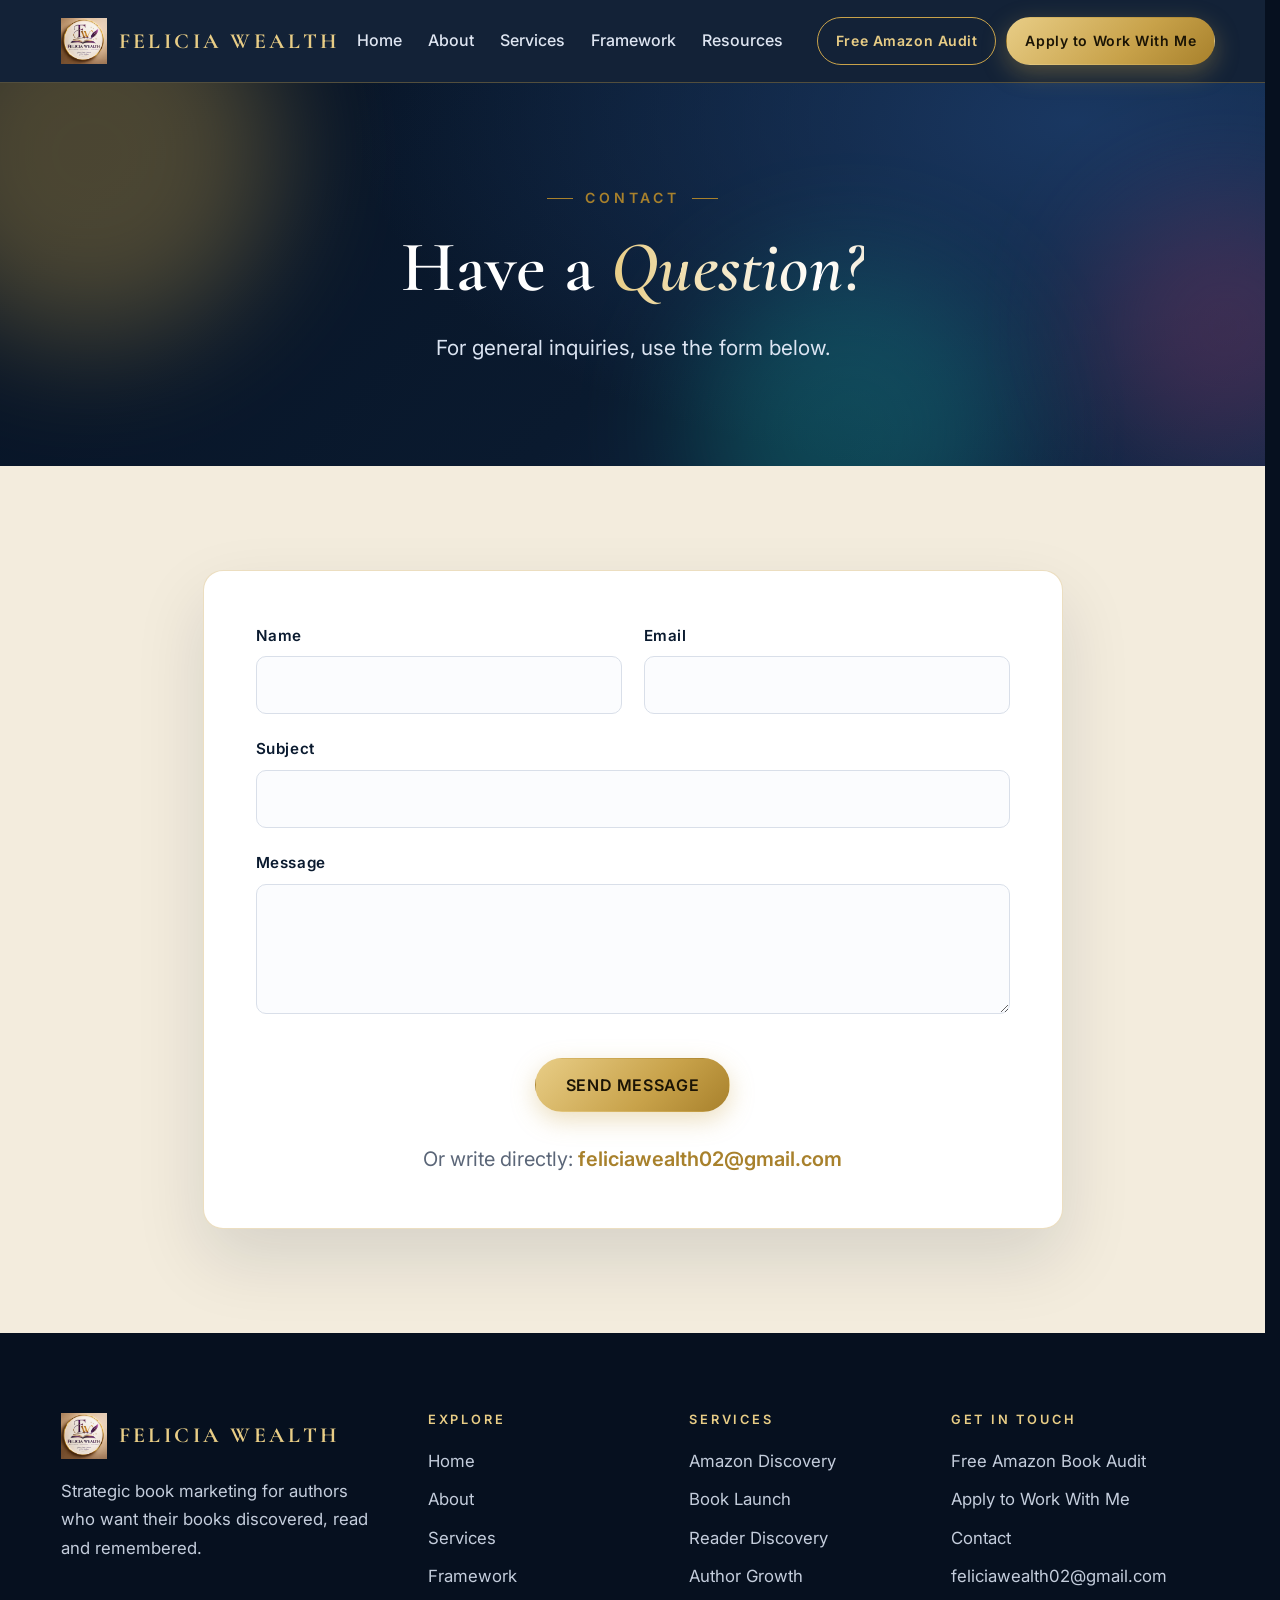
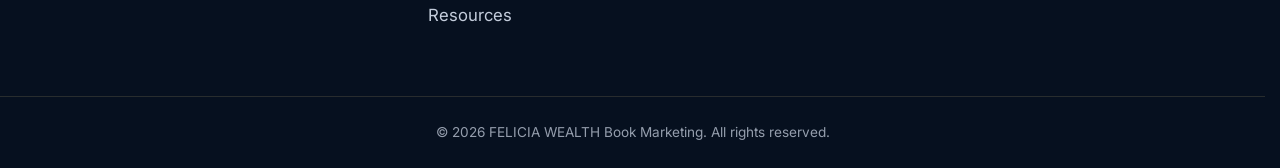
<file: contact.html>
<!DOCTYPE html>
<html lang="en"><head><meta charset="utf-8"><meta name="viewport" content="width=device-width,initial-scale=1">
<title>Contact | FELICIA WEALTH Book Marketing</title><meta name="description" content="Contact Felicia Wealth with a general question.">
<link rel="icon" href="brandlogo.png">
<link rel="preconnect" href="https://fonts.googleapis.com"><link rel="preconnect" href="https://fonts.gstatic.com" crossorigin>
<link href="https://fonts.googleapis.com/css2?family=Cormorant+Garamond:ital,wght@0,500;0,600;0,700;1,500;1,600&family=Inter:wght@400;500;600&display=swap" rel="stylesheet">
<script>document.documentElement.classList.add("js")</script><link rel="stylesheet" href="style.css"></head><body><header class="nav"><div class="wrap">
<a class="brand" href="index.html"><img src="brandlogo.png" alt=""><span>FELICIA WEALTH</span></a>
<button class="burger" aria-label="Menu"><i></i><i></i><i></i></button>
<nav class="menu"><a class="lnk" href="index.html">Home</a><a class="lnk" href="about.html">About</a><a class="lnk" href="services.html">Services</a><a class="lnk" href="framework.html">Framework</a><a class="lnk" href="resources.html">Resources</a>
<div class="ctas"><a class="btn btn-line btn-sm" href="free-audit.html">Free Amazon Audit</a><a class="btn btn-gold btn-sm" href="apply.html">Apply to Work With Me</a></div></nav></div></header><section class="hero page-hero single"><span class="orb o1"></span><span class="orb o2"></span><span class="orb o3"></span><div class="wrap"><div class="grid"><div><span class="eyebrow">Contact</span><h1 class="rv">Have a <em>Question?</em></h1><p class="lead rv d1">For general inquiries, use the form below.</p></div></div></div></section><section class="sec-cream"><div class="wrap"><div class="form-card rv"><form action="https://formspree.io/f/xgaalady" method="POST" data-formspree><input type="hidden" name="_subject" value="New Contact Message"><input type="hidden" name="form_type" value="Contact"><div class="fgrid"><div><label>Name</label><input name="name" required></div><div><label>Email</label><input type="email" name="email" required></div><div class="full"><label>Subject</label><input name="subject" required></div><div class="full"><label>Message</label><textarea name="message" required></textarea></div></div><div class="form-nav" style="justify-content:center"><button class="btn btn-gold" type="submit">SEND MESSAGE</button></div></form>
<p class="err">Something went wrong. Please try again or write to feliciawealth02@gmail.com.</p>
<div class="thanks"><div class="check">&#10003;</div><h3>Thank you.</h3><p>Your message has been received. Felicia will get back to you shortly.</p></div>
<p style="text-align:center;margin-top:30px;color:var(--muted)">Or write directly: <a href="mailto:feliciawealth02@gmail.com" style="color:var(--gold3);font-weight:600">feliciawealth02@gmail.com</a></p></div></div></section><footer><div class="wrap"><div class="cols">
<div><a class="brand" href="index.html"><img src="brandlogo.png" alt=""><span>FELICIA WEALTH</span></a><p>Strategic book marketing for authors who want their books discovered, read and remembered.</p></div>
<div><h4>Explore</h4><ul><li><a href="index.html">Home</a></li><li><a href="about.html">About</a></li><li><a href="services.html">Services</a></li><li><a href="framework.html">Framework</a></li><li><a href="resources.html">Resources</a></li></ul></div>
<div><h4>Services</h4><ul><li><a href="amazon-discovery.html">Amazon Discovery</a></li><li><a href="book-launch.html">Book Launch</a></li><li><a href="reader-discovery.html">Reader Discovery</a></li><li><a href="author-growth.html">Author Growth</a></li></ul></div>
<div><h4>Get in Touch</h4><ul><li><a href="free-audit.html">Free Amazon Book Audit</a></li><li><a href="apply.html">Apply to Work With Me</a></li><li><a href="contact.html">Contact</a></li><li><a href="mailto:feliciawealth02@gmail.com">feliciawealth02@gmail.com</a></li></ul></div>
</div></div><div class="copy">&copy; 2026 FELICIA WEALTH Book Marketing. All rights reserved.</div></footer>
<script>(function(){
  var burger=document.querySelector('.burger'),menu=document.querySelector('.menu');
  if(burger){burger.addEventListener('click',function(){burger.classList.toggle('open');menu.classList.toggle('open');});}

  var els=document.querySelectorAll('.rv');
  setTimeout(function(){els.forEach(function(el){el.classList.add('in');});},2500);
  if('IntersectionObserver' in window){
    var io=new IntersectionObserver(function(en){en.forEach(function(e){if(e.isIntersecting){e.target.classList.add('in');io.unobserve(e.target);}});},{threshold:.12});
    els.forEach(function(el){io.observe(el);});
  }else{els.forEach(function(el){el.classList.add('in');});}

  var counters=document.querySelectorAll('[data-count]');
  var co=new IntersectionObserver(function(en){en.forEach(function(e){
    if(!e.isIntersecting)return;co.unobserve(e.target);
    var el=e.target,end=parseInt(el.dataset.count,10),t0=null,suf=el.dataset.suffix||'';
    function tick(t){if(!t0)t0=t;var p=Math.min((t-t0)/1600,1);el.textContent=Math.floor(end*(1-Math.pow(1-p,3)))+suf;if(p<1)requestAnimationFrame(tick);}
    requestAnimationFrame(tick);
  });},{threshold:.5});
  counters.forEach(function(c){co.observe(c);});

  /* multi step apply form */
  var steps=document.querySelectorAll('.step');
  if(steps.length){
    var idx=0,bars=document.querySelectorAll('.progress i');
    var show=function(i){steps.forEach(function(s,n){s.classList.toggle('show',n===i);});bars.forEach(function(b,n){b.classList.toggle('on',n<=i);});
      var top=document.querySelector('.form-card');if(top)window.scrollTo({top:top.offsetTop+60,behavior:'smooth'});};
    document.querySelectorAll('[data-next]').forEach(function(b){b.addEventListener('click',function(){
      var ok=true;steps[idx].querySelectorAll('input,select,textarea').forEach(function(f){if(!f.checkValidity()){f.reportValidity();ok=false;}});
      if(ok&&idx<steps.length-1){idx++;show(idx);}});});
    document.querySelectorAll('[data-prev]').forEach(function(b){b.addEventListener('click',function(){if(idx>0){idx--;show(idx);}});});
    show(0);
  }

  /* formspree ajax */
  document.querySelectorAll('form[data-formspree]').forEach(function(form){
    form.addEventListener('submit',function(e){
      e.preventDefault();
      var btn=form.querySelector('[type=submit]'),err=form.parentNode.querySelector('.err'),orig=btn.textContent;
      btn.disabled=true;btn.textContent='Sending...';if(err)err.style.display='none';
      fetch(form.action,{method:'POST',body:new FormData(form),headers:{'Accept':'application/json'}})
      .then(function(r){
        if(r.ok){form.style.display='none';var p=form.parentNode;var pr=p.querySelector('.progress');if(pr)pr.style.display='none';
          var t=p.querySelector('.thanks');if(t)t.style.display='block';t&&t.scrollIntoView({behavior:'smooth',block:'center'});}
        else{throw new Error('fail');}
      }).catch(function(){btn.disabled=false;btn.textContent=orig;if(err)err.style.display='block';});
    });
  });
})();
</script></body></html>
</file>
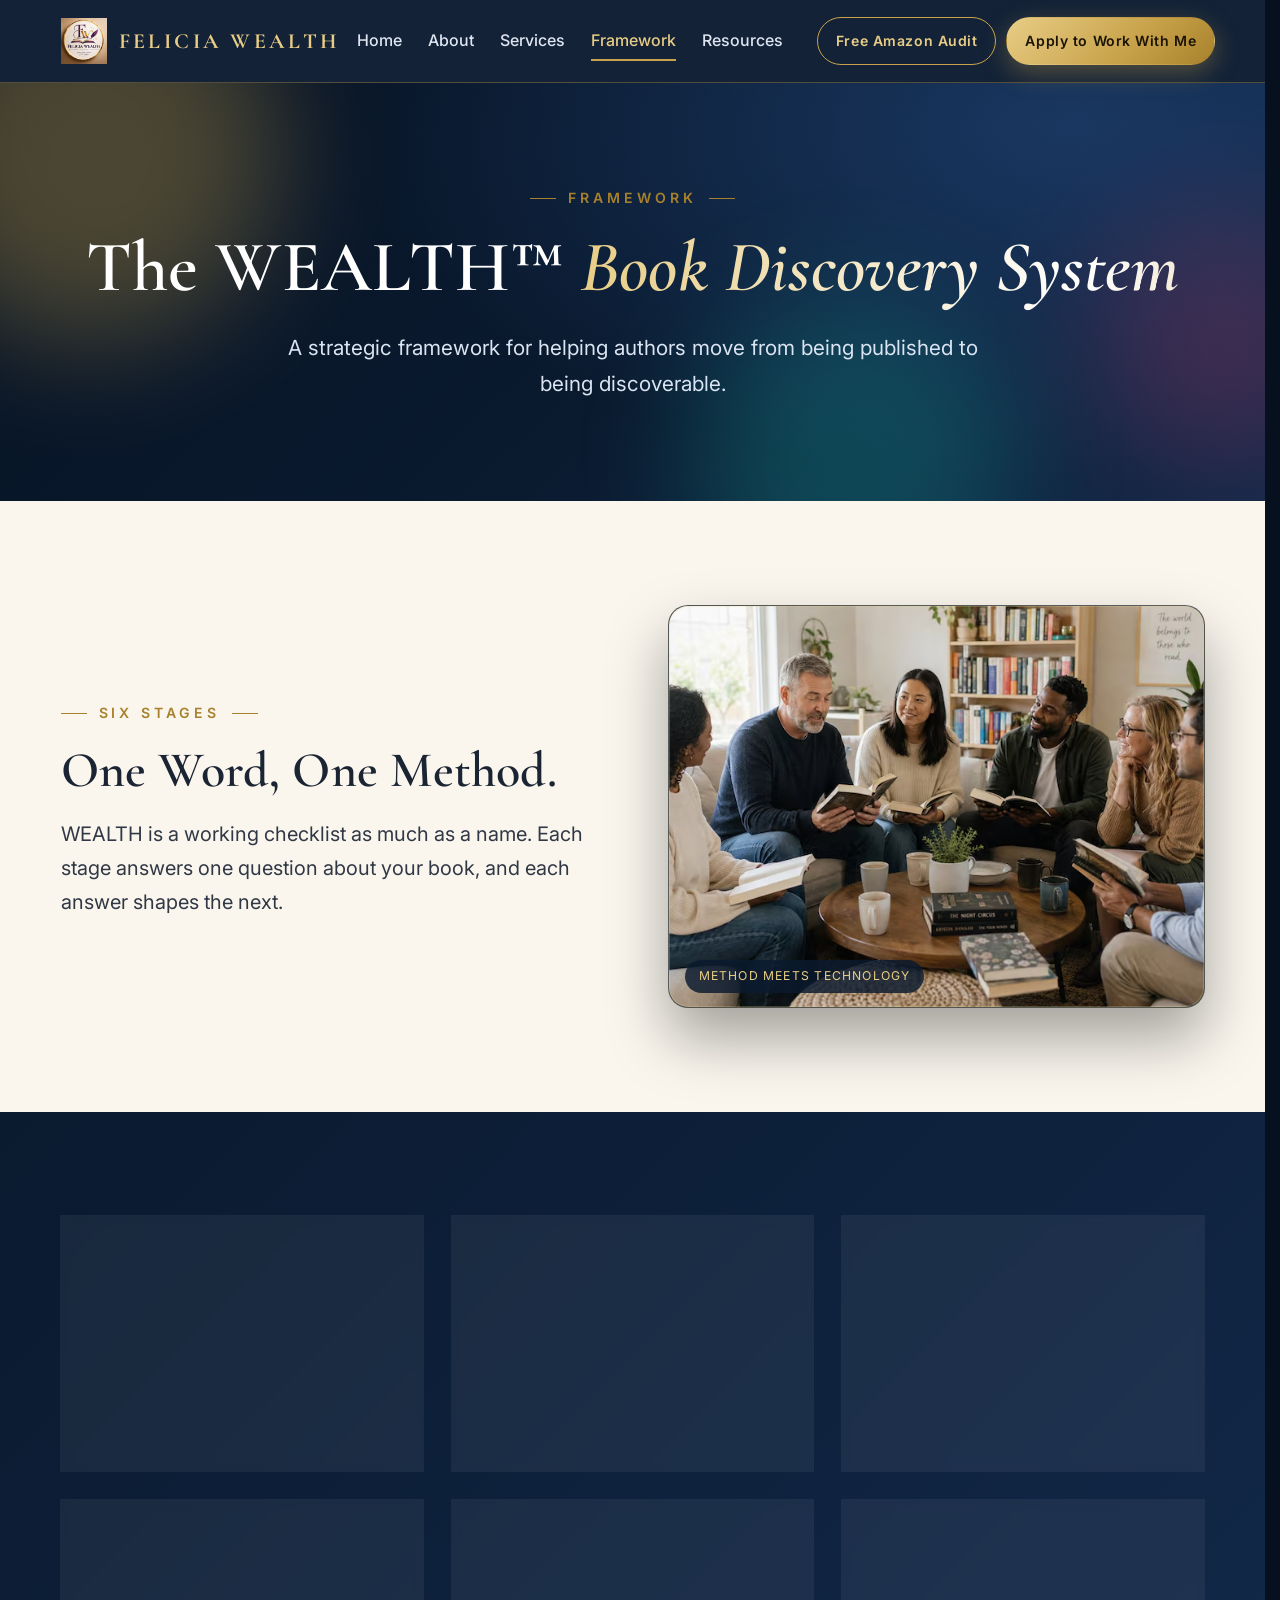
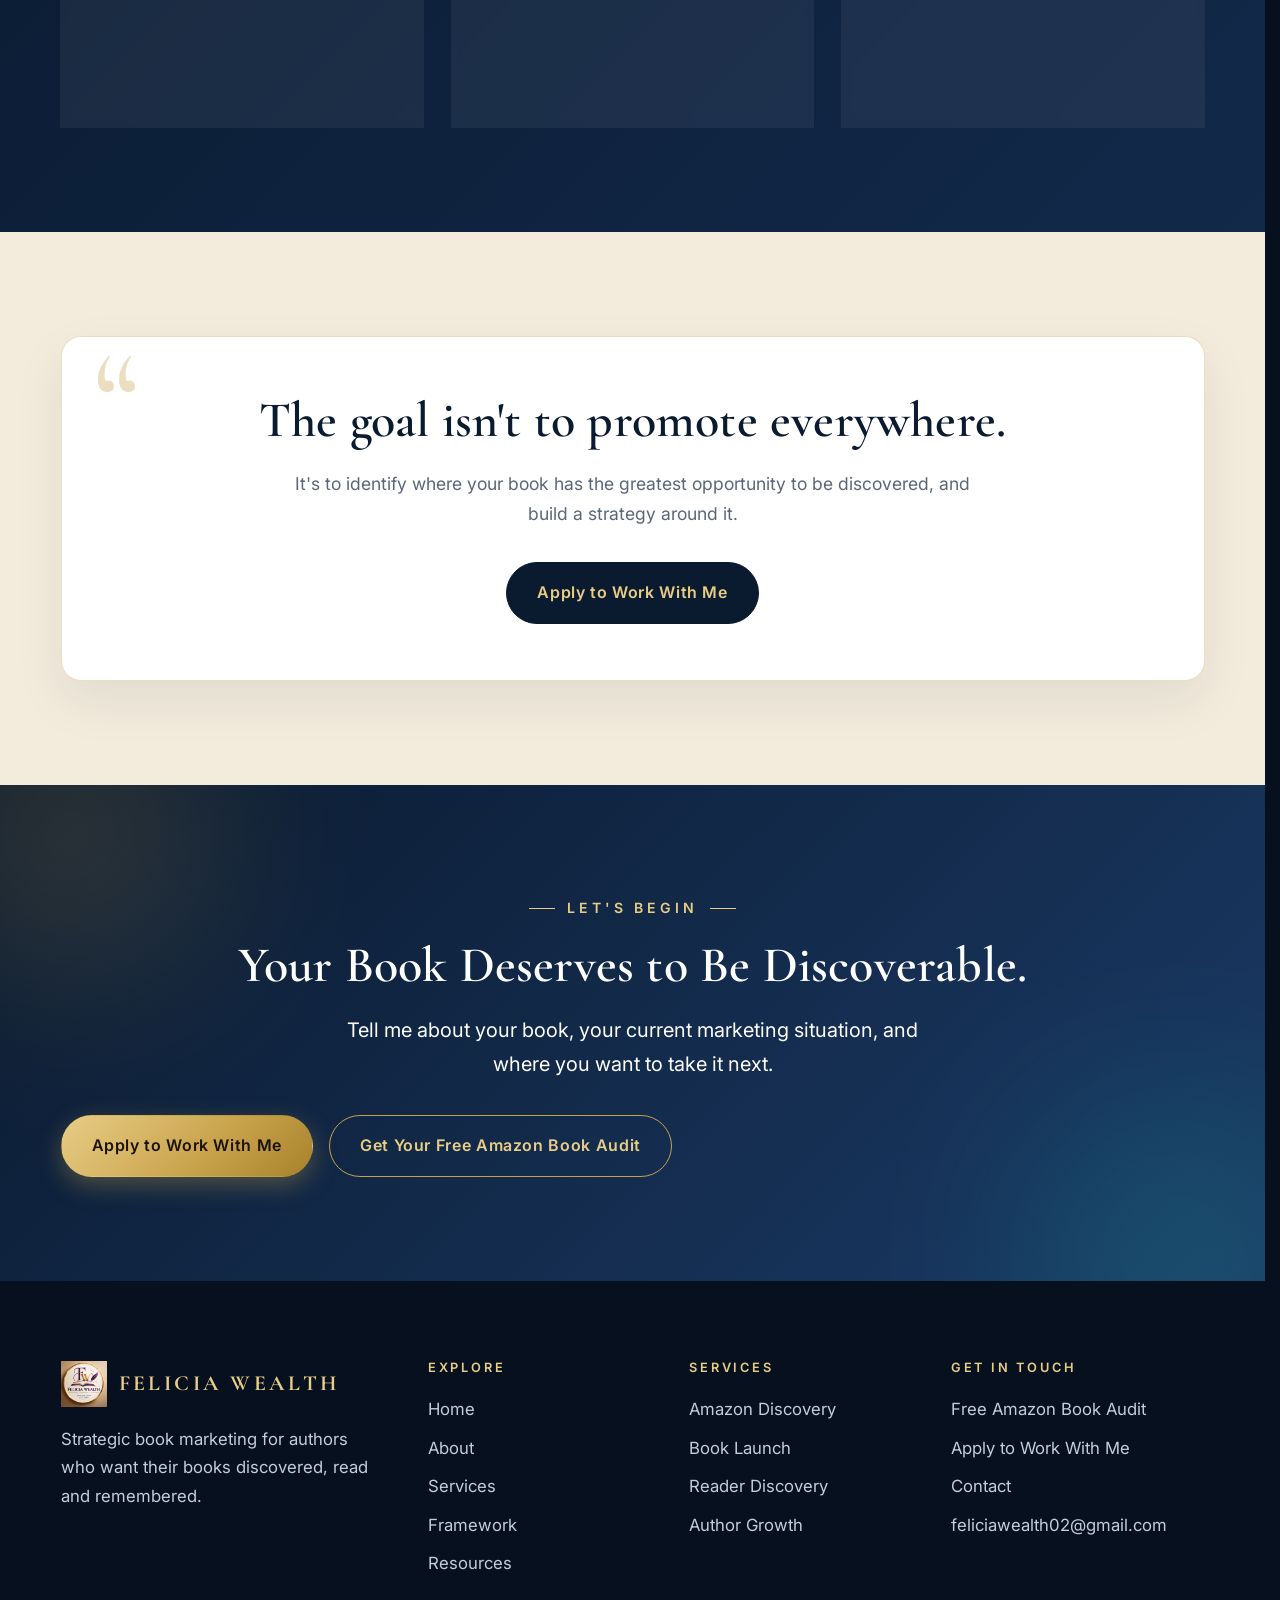
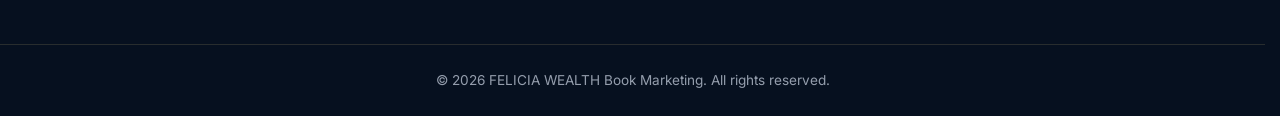
<file: framework.html>
<!DOCTYPE html>
<html lang="en"><head><meta charset="utf-8"><meta name="viewport" content="width=device-width,initial-scale=1">
<title>The WEALTH Framework | FELICIA WEALTH Book Marketing</title><meta name="description" content="The WEALTH Book Discovery System: a six stage framework for moving authors from published to discoverable.">
<link rel="icon" href="brandlogo.png">
<link rel="preconnect" href="https://fonts.googleapis.com"><link rel="preconnect" href="https://fonts.gstatic.com" crossorigin>
<link href="https://fonts.googleapis.com/css2?family=Cormorant+Garamond:ital,wght@0,500;0,600;0,700;1,500;1,600&family=Inter:wght@400;500;600&display=swap" rel="stylesheet">
<script>document.documentElement.classList.add("js")</script><link rel="stylesheet" href="style.css"></head><body><header class="nav"><div class="wrap">
<a class="brand" href="index.html"><img src="brandlogo.png" alt=""><span>FELICIA WEALTH</span></a>
<button class="burger" aria-label="Menu"><i></i><i></i><i></i></button>
<nav class="menu"><a class="lnk" href="index.html">Home</a><a class="lnk" href="about.html">About</a><a class="lnk" href="services.html">Services</a><a class="lnk active" href="framework.html">Framework</a><a class="lnk" href="resources.html">Resources</a>
<div class="ctas"><a class="btn btn-line btn-sm" href="free-audit.html">Free Amazon Audit</a><a class="btn btn-gold btn-sm" href="apply.html">Apply to Work With Me</a></div></nav></div></header><section class="hero page-hero single"><span class="orb o1"></span><span class="orb o2"></span><span class="orb o3"></span><div class="wrap"><div class="grid"><div><span class="eyebrow">Framework</span><h1 class="rv">The WEALTH&trade; <em>Book Discovery System</em></h1><p class="lead rv d1">A strategic framework for helping authors move from being published to being discoverable.</p></div></div></div></section><section class="sec-ivory"><div class="wrap split"><div class="rv"><span class="eyebrow">Six Stages</span><h2>One Word, One Method.</h2><p style="margin-top:18px">WEALTH is a working checklist as much as a name. Each stage answers one question about your book, and each answer shapes the next.</p></div><div class="rv d2"><figure class="frame float"><img src="images/techpic.png" alt="Technology powering FELICIA WEALTH book marketing services"><figcaption>Method meets technology</figcaption></figure></div></div></section>
<section class="sec-dark"><div class="wrap"><div class="grid-3"><div class="dcard rv d1"><div class="letter">W</div><h3>WORKUP</h3><p>Work up the book's current position and identify its discovery opportunities.</p></div><div class="dcard rv d2"><div class="letter">E</div><h3>EXPLORE</h3><p>Explore the readers, platforms and search behavior that matter for this book.</p></div><div class="dcard rv d3"><div class="letter">A</div><h3>ALIGN</h3><p>Align positioning, keywords, categories and product page with what readers look for.</p></div><div class="dcard rv d1"><div class="letter">L</div><h3>LAUNCH</h3><p>Launch the book in front of relevant audiences with focused promotion.</p></div><div class="dcard rv d2"><div class="letter">T</div><h3>TURN</h3><p>Turn discovery into readership and long term audience relationships.</p></div><div class="dcard rv d3"><div class="letter">H</div><h3>HARVEST</h3><p>Harvest what works, refine it and build sustainable marketing systems.</p></div></div></div></section>
<section class="sec-cream"><div class="wrap"><div class="testi rv"><h2 style="color:var(--navy)">The goal isn't to promote everywhere.</h2><p style="margin:20px auto 0;max-width:680px;color:var(--muted);font-size:1.1rem">It's to identify where your book has the greatest opportunity to be discovered, and build a strategy around it.</p><div class="btn-row" style="justify-content:center"><a class="btn btn-dark" href="apply.html">Apply to Work With Me</a></div></div></div></section><section class="cta"><div class="wrap"><span class="eyebrow" style="color:var(--gold2)">Let's Begin</span><h2 class="rv">Your Book Deserves to Be Discoverable.</h2><p class="rv d1">Tell me about your book, your current marketing situation, and where you want to take it next.</p><div class="btn-row rv d2"><a class="btn btn-gold" href="apply.html">Apply to Work With Me</a><a class="btn btn-line" href="free-audit.html">Get Your Free Amazon Book Audit</a></div></div></section><footer><div class="wrap"><div class="cols">
<div><a class="brand" href="index.html"><img src="brandlogo.png" alt=""><span>FELICIA WEALTH</span></a><p>Strategic book marketing for authors who want their books discovered, read and remembered.</p></div>
<div><h4>Explore</h4><ul><li><a href="index.html">Home</a></li><li><a href="about.html">About</a></li><li><a href="services.html">Services</a></li><li><a href="framework.html">Framework</a></li><li><a href="resources.html">Resources</a></li></ul></div>
<div><h4>Services</h4><ul><li><a href="amazon-discovery.html">Amazon Discovery</a></li><li><a href="book-launch.html">Book Launch</a></li><li><a href="reader-discovery.html">Reader Discovery</a></li><li><a href="author-growth.html">Author Growth</a></li></ul></div>
<div><h4>Get in Touch</h4><ul><li><a href="free-audit.html">Free Amazon Book Audit</a></li><li><a href="apply.html">Apply to Work With Me</a></li><li><a href="contact.html">Contact</a></li><li><a href="mailto:feliciawealth02@gmail.com">feliciawealth02@gmail.com</a></li></ul></div>
</div></div><div class="copy">&copy; 2026 FELICIA WEALTH Book Marketing. All rights reserved.</div></footer>
<script>(function(){
  var burger=document.querySelector('.burger'),menu=document.querySelector('.menu');
  if(burger){burger.addEventListener('click',function(){burger.classList.toggle('open');menu.classList.toggle('open');});}

  var els=document.querySelectorAll('.rv');
  setTimeout(function(){els.forEach(function(el){el.classList.add('in');});},2500);
  if('IntersectionObserver' in window){
    var io=new IntersectionObserver(function(en){en.forEach(function(e){if(e.isIntersecting){e.target.classList.add('in');io.unobserve(e.target);}});},{threshold:.12});
    els.forEach(function(el){io.observe(el);});
  }else{els.forEach(function(el){el.classList.add('in');});}

  var counters=document.querySelectorAll('[data-count]');
  var co=new IntersectionObserver(function(en){en.forEach(function(e){
    if(!e.isIntersecting)return;co.unobserve(e.target);
    var el=e.target,end=parseInt(el.dataset.count,10),t0=null,suf=el.dataset.suffix||'';
    function tick(t){if(!t0)t0=t;var p=Math.min((t-t0)/1600,1);el.textContent=Math.floor(end*(1-Math.pow(1-p,3)))+suf;if(p<1)requestAnimationFrame(tick);}
    requestAnimationFrame(tick);
  });},{threshold:.5});
  counters.forEach(function(c){co.observe(c);});

  /* multi step apply form */
  var steps=document.querySelectorAll('.step');
  if(steps.length){
    var idx=0,bars=document.querySelectorAll('.progress i');
    var show=function(i){steps.forEach(function(s,n){s.classList.toggle('show',n===i);});bars.forEach(function(b,n){b.classList.toggle('on',n<=i);});
      var top=document.querySelector('.form-card');if(top)window.scrollTo({top:top.offsetTop+60,behavior:'smooth'});};
    document.querySelectorAll('[data-next]').forEach(function(b){b.addEventListener('click',function(){
      var ok=true;steps[idx].querySelectorAll('input,select,textarea').forEach(function(f){if(!f.checkValidity()){f.reportValidity();ok=false;}});
      if(ok&&idx<steps.length-1){idx++;show(idx);}});});
    document.querySelectorAll('[data-prev]').forEach(function(b){b.addEventListener('click',function(){if(idx>0){idx--;show(idx);}});});
    show(0);
  }

  /* formspree ajax */
  document.querySelectorAll('form[data-formspree]').forEach(function(form){
    form.addEventListener('submit',function(e){
      e.preventDefault();
      var btn=form.querySelector('[type=submit]'),err=form.parentNode.querySelector('.err'),orig=btn.textContent;
      btn.disabled=true;btn.textContent='Sending...';if(err)err.style.display='none';
      fetch(form.action,{method:'POST',body:new FormData(form),headers:{'Accept':'application/json'}})
      .then(function(r){
        if(r.ok){form.style.display='none';var p=form.parentNode;var pr=p.querySelector('.progress');if(pr)pr.style.display='none';
          var t=p.querySelector('.thanks');if(t)t.style.display='block';t&&t.scrollIntoView({behavior:'smooth',block:'center'});}
        else{throw new Error('fail');}
      }).catch(function(){btn.disabled=false;btn.textContent=orig;if(err)err.style.display='block';});
    });
  });
})();
</script></body></html>
</file>
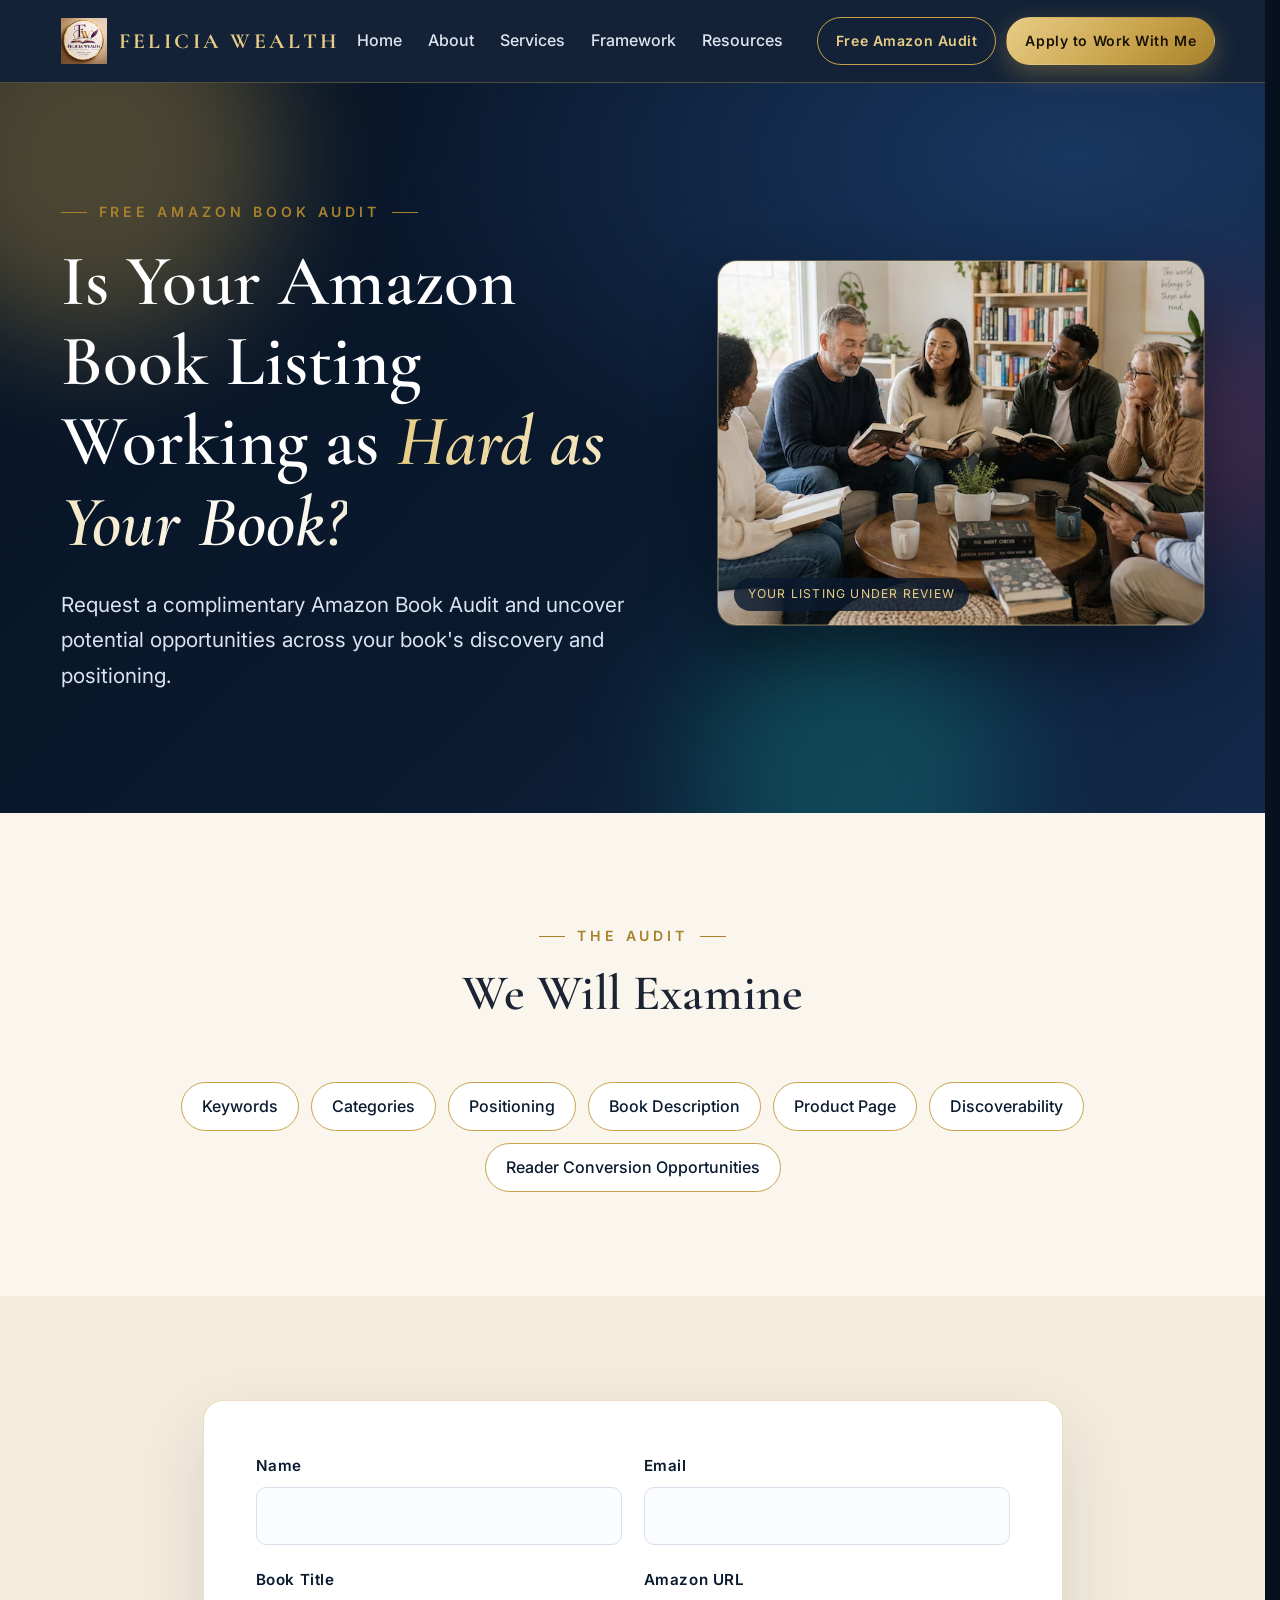
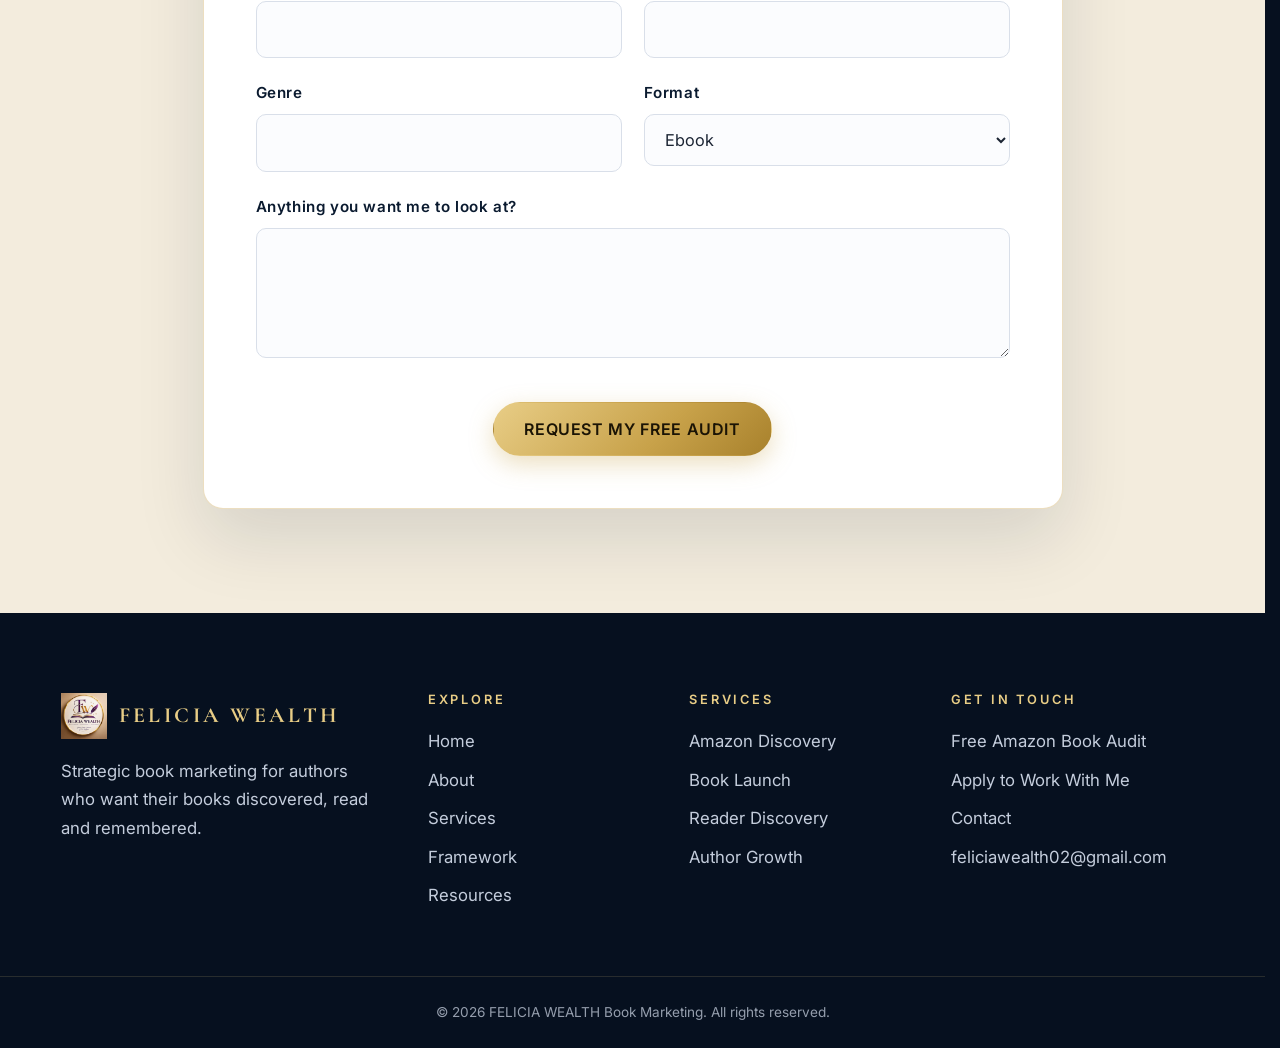
<file: free-audit.html>
<!DOCTYPE html>
<html lang="en"><head><meta charset="utf-8"><meta name="viewport" content="width=device-width,initial-scale=1">
<title>Free Amazon Book Audit | FELICIA WEALTH Book Marketing</title><meta name="description" content="Request a complimentary Amazon Book Audit from Felicia Wealth.">
<link rel="icon" href="brandlogo.png">
<link rel="preconnect" href="https://fonts.googleapis.com"><link rel="preconnect" href="https://fonts.gstatic.com" crossorigin>
<link href="https://fonts.googleapis.com/css2?family=Cormorant+Garamond:ital,wght@0,500;0,600;0,700;1,500;1,600&family=Inter:wght@400;500;600&display=swap" rel="stylesheet">
<script>document.documentElement.classList.add("js")</script><link rel="stylesheet" href="style.css"></head><body><header class="nav"><div class="wrap">
<a class="brand" href="index.html"><img src="brandlogo.png" alt=""><span>FELICIA WEALTH</span></a>
<button class="burger" aria-label="Menu"><i></i><i></i><i></i></button>
<nav class="menu"><a class="lnk" href="index.html">Home</a><a class="lnk" href="about.html">About</a><a class="lnk" href="services.html">Services</a><a class="lnk" href="framework.html">Framework</a><a class="lnk" href="resources.html">Resources</a>
<div class="ctas"><a class="btn btn-line btn-sm" href="free-audit.html">Free Amazon Audit</a><a class="btn btn-gold btn-sm" href="apply.html">Apply to Work With Me</a></div></nav></div></header><section class="hero "><span class="orb o1"></span><span class="orb o2"></span><span class="orb o3"></span><div class="wrap"><div class="grid"><div><span class="eyebrow">Free Amazon Book Audit</span><h1 class="rv">Is Your Amazon Book Listing Working as <em>Hard as Your Book?</em></h1><p class="lead rv d1">Request a complimentary Amazon Book Audit and uncover potential opportunities across your book's discovery and positioning.</p></div><div class="rv d2"><figure class="frame float"><img src="images/techpic.png" alt="Technology powering FELICIA WEALTH book marketing services"><figcaption>Your listing under review</figcaption></figure></div></div></div></section><section class="sec-ivory"><div class="wrap"><div class="sec-head rv"><span class="eyebrow">The Audit</span><h2>We Will Examine</h2></div><div class="tags" style="justify-content:center"><span class="rv">Keywords</span><span class="rv">Categories</span><span class="rv">Positioning</span><span class="rv">Book Description</span><span class="rv">Product Page</span><span class="rv">Discoverability</span><span class="rv">Reader Conversion Opportunities</span></div></div></section>
<section class="sec-cream"><div class="wrap"><div class="form-card rv"><form action="https://formspree.io/f/xgaalady" method="POST" data-formspree><input type="hidden" name="_subject" value="New Free Amazon Audit Request"><input type="hidden" name="form_type" value="Free Audit"><div class="fgrid">
<div><label>Name</label><input name="name" required></div><div><label>Email</label><input type="email" name="email" required></div>
<div><label>Book Title</label><input name="book_title" required></div><div><label>Amazon URL</label><input type="url" name="amazon_url" required></div>
<div><label>Genre</label><input name="genre"></div><div><label>Format</label><select name="format"><option>Ebook</option><option>Paperback</option><option>Audiobook</option><option>Multiple</option></select></div>
<div class="full"><label>Anything you want me to look at?</label><textarea name="notes"></textarea></div></div>
<div class="form-nav" style="justify-content:center"><button class="btn btn-gold" type="submit">REQUEST MY FREE AUDIT</button></div></form>
<p class="err">Something went wrong. Please try again or write to feliciawealth02@gmail.com.</p>
<div class="thanks"><div class="check">&#10003;</div><h3>Thank you.</h3><p>Your request has been received. Felicia will review your information and get in touch shortly.</p></div></div></div></section><footer><div class="wrap"><div class="cols">
<div><a class="brand" href="index.html"><img src="brandlogo.png" alt=""><span>FELICIA WEALTH</span></a><p>Strategic book marketing for authors who want their books discovered, read and remembered.</p></div>
<div><h4>Explore</h4><ul><li><a href="index.html">Home</a></li><li><a href="about.html">About</a></li><li><a href="services.html">Services</a></li><li><a href="framework.html">Framework</a></li><li><a href="resources.html">Resources</a></li></ul></div>
<div><h4>Services</h4><ul><li><a href="amazon-discovery.html">Amazon Discovery</a></li><li><a href="book-launch.html">Book Launch</a></li><li><a href="reader-discovery.html">Reader Discovery</a></li><li><a href="author-growth.html">Author Growth</a></li></ul></div>
<div><h4>Get in Touch</h4><ul><li><a href="free-audit.html">Free Amazon Book Audit</a></li><li><a href="apply.html">Apply to Work With Me</a></li><li><a href="contact.html">Contact</a></li><li><a href="mailto:feliciawealth02@gmail.com">feliciawealth02@gmail.com</a></li></ul></div>
</div></div><div class="copy">&copy; 2026 FELICIA WEALTH Book Marketing. All rights reserved.</div></footer>
<script>(function(){
  var burger=document.querySelector('.burger'),menu=document.querySelector('.menu');
  if(burger){burger.addEventListener('click',function(){burger.classList.toggle('open');menu.classList.toggle('open');});}

  var els=document.querySelectorAll('.rv');
  setTimeout(function(){els.forEach(function(el){el.classList.add('in');});},2500);
  if('IntersectionObserver' in window){
    var io=new IntersectionObserver(function(en){en.forEach(function(e){if(e.isIntersecting){e.target.classList.add('in');io.unobserve(e.target);}});},{threshold:.12});
    els.forEach(function(el){io.observe(el);});
  }else{els.forEach(function(el){el.classList.add('in');});}

  var counters=document.querySelectorAll('[data-count]');
  var co=new IntersectionObserver(function(en){en.forEach(function(e){
    if(!e.isIntersecting)return;co.unobserve(e.target);
    var el=e.target,end=parseInt(el.dataset.count,10),t0=null,suf=el.dataset.suffix||'';
    function tick(t){if(!t0)t0=t;var p=Math.min((t-t0)/1600,1);el.textContent=Math.floor(end*(1-Math.pow(1-p,3)))+suf;if(p<1)requestAnimationFrame(tick);}
    requestAnimationFrame(tick);
  });},{threshold:.5});
  counters.forEach(function(c){co.observe(c);});

  /* multi step apply form */
  var steps=document.querySelectorAll('.step');
  if(steps.length){
    var idx=0,bars=document.querySelectorAll('.progress i');
    var show=function(i){steps.forEach(function(s,n){s.classList.toggle('show',n===i);});bars.forEach(function(b,n){b.classList.toggle('on',n<=i);});
      var top=document.querySelector('.form-card');if(top)window.scrollTo({top:top.offsetTop+60,behavior:'smooth'});};
    document.querySelectorAll('[data-next]').forEach(function(b){b.addEventListener('click',function(){
      var ok=true;steps[idx].querySelectorAll('input,select,textarea').forEach(function(f){if(!f.checkValidity()){f.reportValidity();ok=false;}});
      if(ok&&idx<steps.length-1){idx++;show(idx);}});});
    document.querySelectorAll('[data-prev]').forEach(function(b){b.addEventListener('click',function(){if(idx>0){idx--;show(idx);}});});
    show(0);
  }

  /* formspree ajax */
  document.querySelectorAll('form[data-formspree]').forEach(function(form){
    form.addEventListener('submit',function(e){
      e.preventDefault();
      var btn=form.querySelector('[type=submit]'),err=form.parentNode.querySelector('.err'),orig=btn.textContent;
      btn.disabled=true;btn.textContent='Sending...';if(err)err.style.display='none';
      fetch(form.action,{method:'POST',body:new FormData(form),headers:{'Accept':'application/json'}})
      .then(function(r){
        if(r.ok){form.style.display='none';var p=form.parentNode;var pr=p.querySelector('.progress');if(pr)pr.style.display='none';
          var t=p.querySelector('.thanks');if(t)t.style.display='block';t&&t.scrollIntoView({behavior:'smooth',block:'center'});}
        else{throw new Error('fail');}
      }).catch(function(){btn.disabled=false;btn.textContent=orig;if(err)err.style.display='block';});
    });
  });
})();
</script></body></html>
</file>
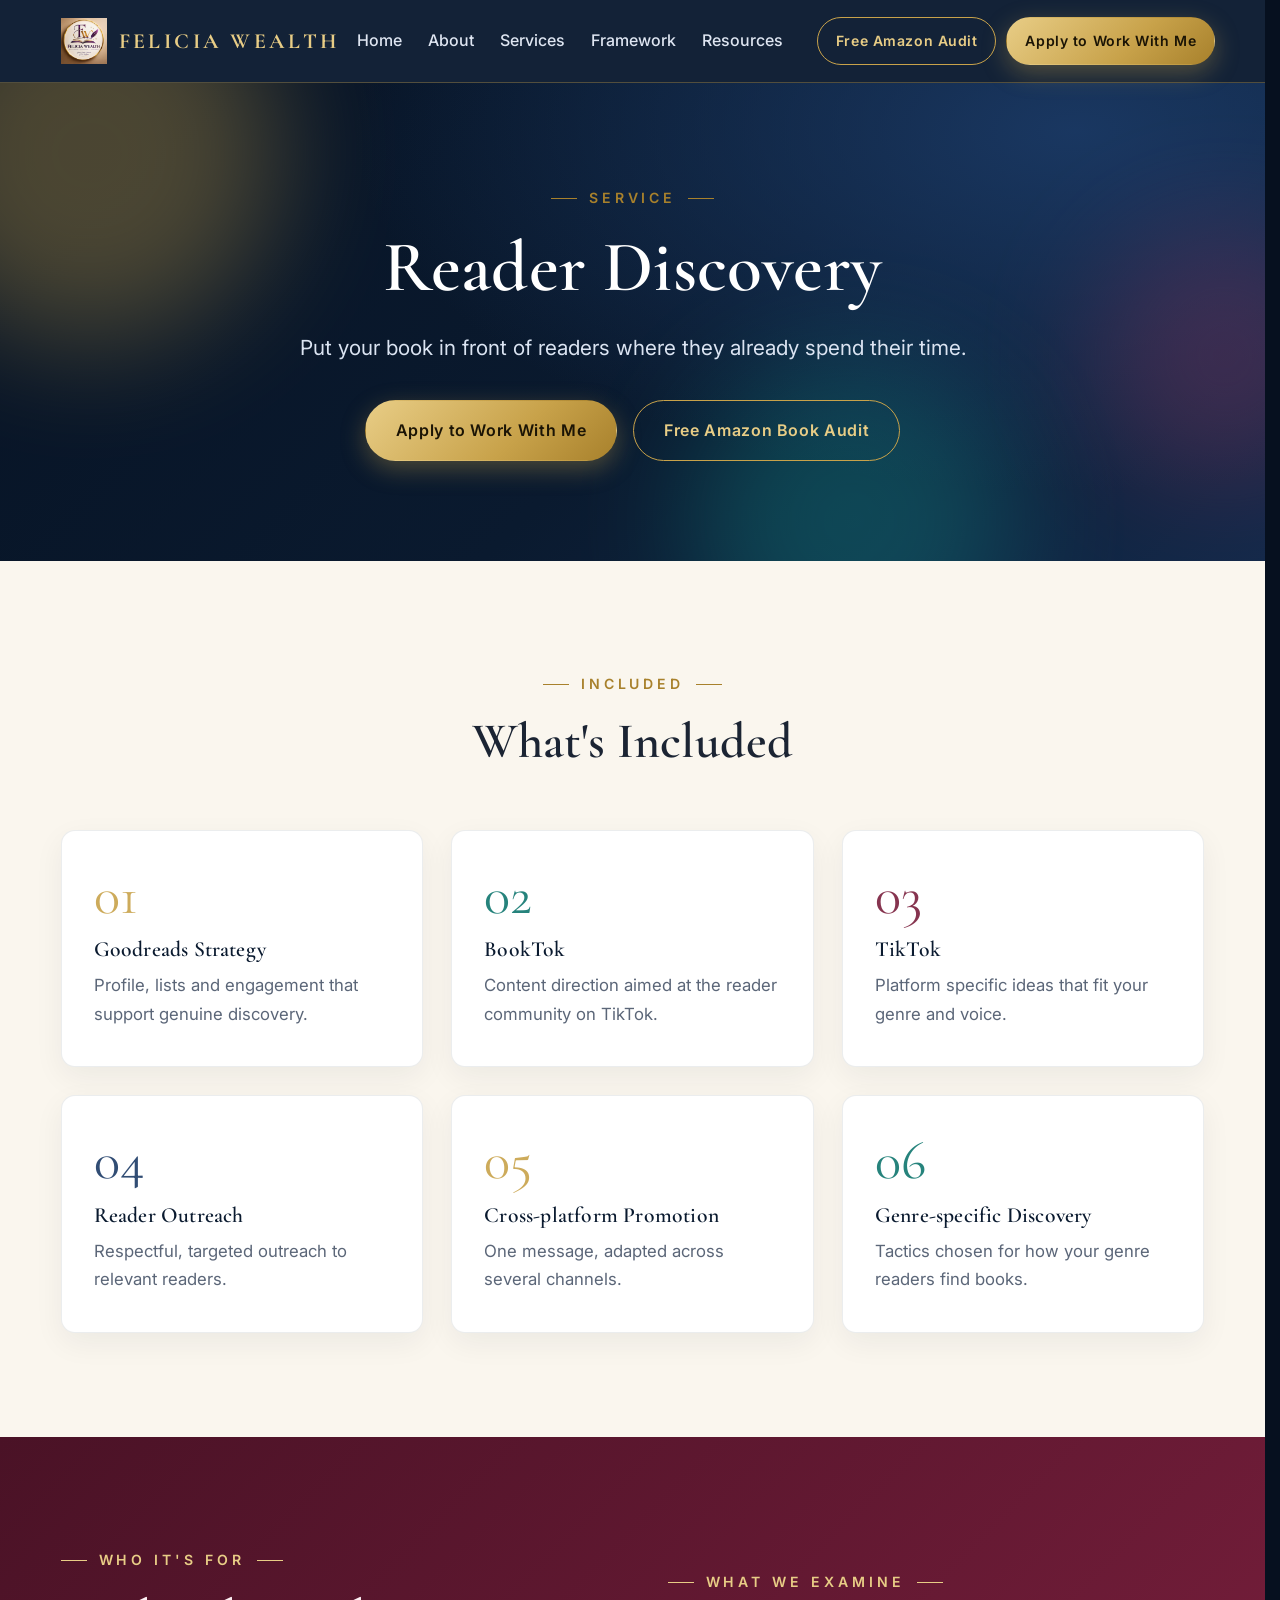
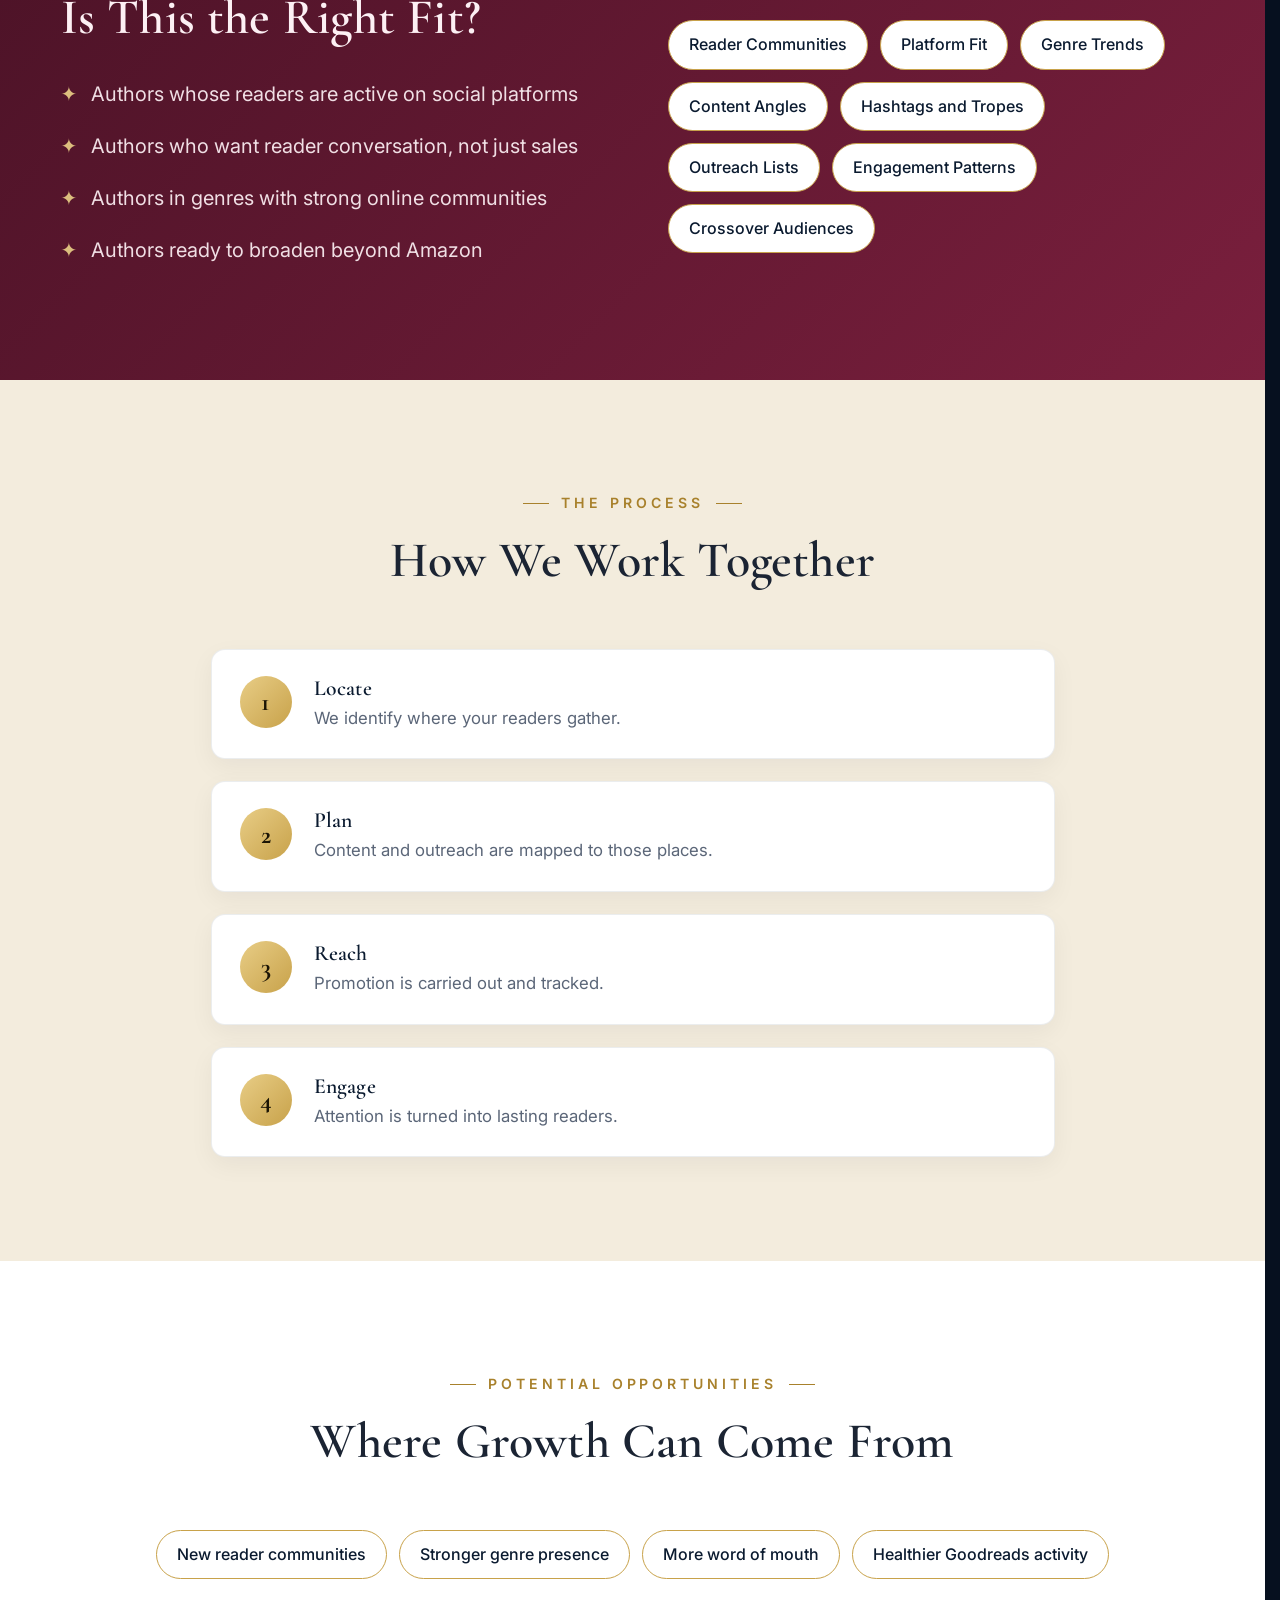
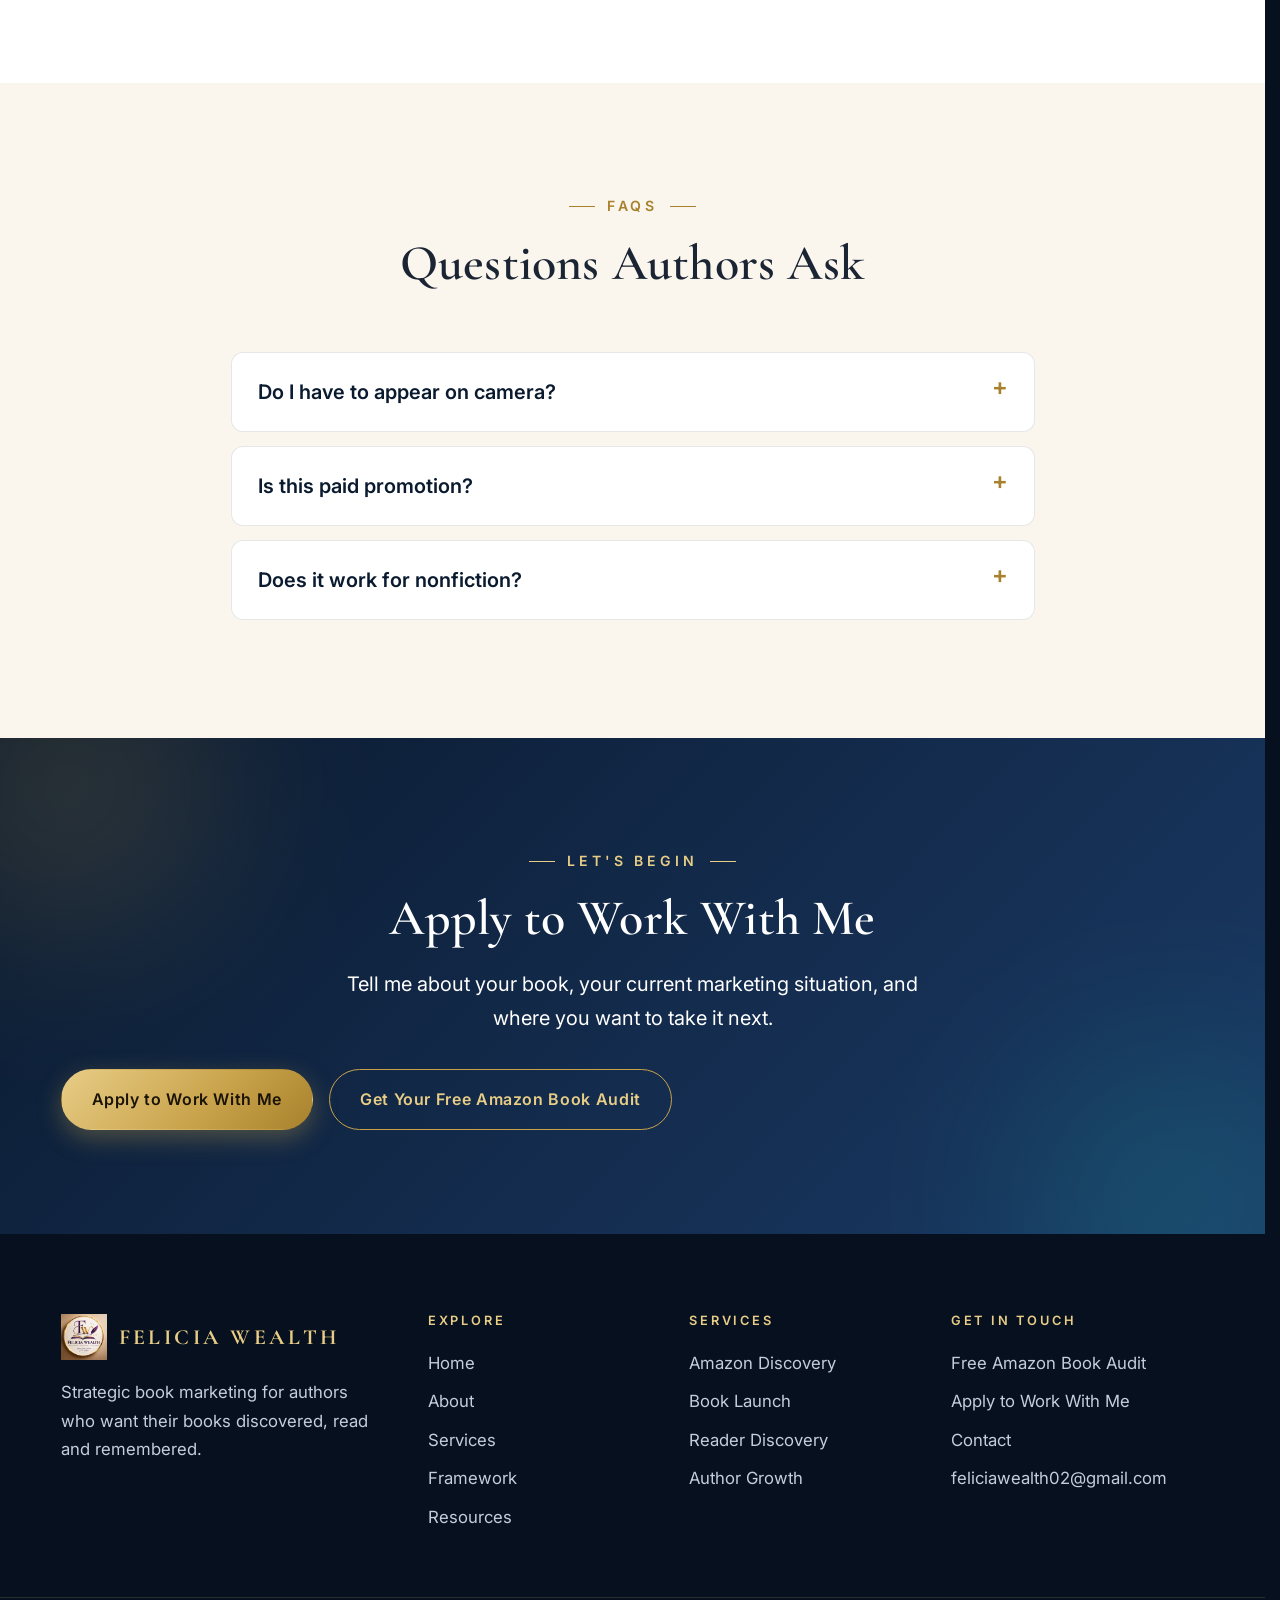
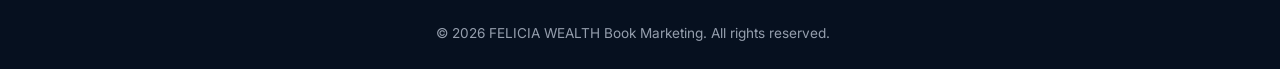
<file: reader-discovery.html>
<!DOCTYPE html>
<html lang="en"><head><meta charset="utf-8"><meta name="viewport" content="width=device-width,initial-scale=1">
<title>Reader Discovery | FELICIA WEALTH Book Marketing</title><meta name="description" content="Reader discovery by Felicia Wealth: Goodreads, BookTok, TikTok and cross-platform promotion.">
<link rel="icon" href="brandlogo.png">
<link rel="preconnect" href="https://fonts.googleapis.com"><link rel="preconnect" href="https://fonts.gstatic.com" crossorigin>
<link href="https://fonts.googleapis.com/css2?family=Cormorant+Garamond:ital,wght@0,500;0,600;0,700;1,500;1,600&family=Inter:wght@400;500;600&display=swap" rel="stylesheet">
<script>document.documentElement.classList.add("js")</script><link rel="stylesheet" href="style.css"></head><body><header class="nav"><div class="wrap">
<a class="brand" href="index.html"><img src="brandlogo.png" alt=""><span>FELICIA WEALTH</span></a>
<button class="burger" aria-label="Menu"><i></i><i></i><i></i></button>
<nav class="menu"><a class="lnk" href="index.html">Home</a><a class="lnk" href="about.html">About</a><a class="lnk" href="services.html">Services</a><a class="lnk" href="framework.html">Framework</a><a class="lnk" href="resources.html">Resources</a>
<div class="ctas"><a class="btn btn-line btn-sm" href="free-audit.html">Free Amazon Audit</a><a class="btn btn-gold btn-sm" href="apply.html">Apply to Work With Me</a></div></nav></div></header><section class="hero page-hero single"><span class="orb o1"></span><span class="orb o2"></span><span class="orb o3"></span><div class="wrap"><div class="grid"><div><span class="eyebrow">Service</span><h1 class="rv">Reader Discovery</h1><p class="lead rv d1">Put your book in front of readers where they already spend their time.</p><div class="btn-row rv d2"><a class="btn btn-gold" href="apply.html">Apply to Work With Me</a><a class="btn btn-line" href="free-audit.html">Free Amazon Book Audit</a></div></div></div></div></section><section class="sec-ivory"><div class="wrap"><div class="sec-head rv"><span class="eyebrow">Included</span><h2>What's Included</h2></div><div class="grid-3"><div class="card c-gold rv d1"><span class="num">01</span><h3 style="font-size:1.35rem">Goodreads Strategy</h3><p>Profile, lists and engagement that support genuine discovery.</p></div><div class="card c-teal rv d2"><span class="num">02</span><h3 style="font-size:1.35rem">BookTok</h3><p>Content direction aimed at the reader community on TikTok.</p></div><div class="card c-wine rv d3"><span class="num">03</span><h3 style="font-size:1.35rem">TikTok</h3><p>Platform specific ideas that fit your genre and voice.</p></div><div class="card c-blue rv d1"><span class="num">04</span><h3 style="font-size:1.35rem">Reader Outreach</h3><p>Respectful, targeted outreach to relevant readers.</p></div><div class="card c-gold rv d2"><span class="num">05</span><h3 style="font-size:1.35rem">Cross-platform Promotion</h3><p>One message, adapted across several channels.</p></div><div class="card c-teal rv d3"><span class="num">06</span><h3 style="font-size:1.35rem">Genre-specific Discovery</h3><p>Tactics chosen for how your genre readers find books.</p></div></div></div></section>
<section class="sec-wine"><div class="wrap split"><div class="rv"><span class="eyebrow">Who It's For</span><h2>Is This the Right Fit?</h2><ul class="tick" style="margin-top:22px"><li style="padding:9px 0 9px 30px;position:relative;opacity:.92"><span style="position:absolute;left:0;color:var(--gold2)">&#10022;</span>Authors whose readers are active on social platforms</li><li style="padding:9px 0 9px 30px;position:relative;opacity:.92"><span style="position:absolute;left:0;color:var(--gold2)">&#10022;</span>Authors who want reader conversation, not just sales</li><li style="padding:9px 0 9px 30px;position:relative;opacity:.92"><span style="position:absolute;left:0;color:var(--gold2)">&#10022;</span>Authors in genres with strong online communities</li><li style="padding:9px 0 9px 30px;position:relative;opacity:.92"><span style="position:absolute;left:0;color:var(--gold2)">&#10022;</span>Authors ready to broaden beyond Amazon</li></ul></div><div class="rv d2"><span class="eyebrow">What We Examine</span><div class="tags" style="margin-top:8px"><span>Reader Communities</span><span>Platform Fit</span><span>Genre Trends</span><span>Content Angles</span><span>Hashtags and Tropes</span><span>Outreach Lists</span><span>Engagement Patterns</span><span>Crossover Audiences</span></div></div></div></section>
<section class="sec-cream"><div class="wrap" style="max-width:900px"><div class="sec-head rv"><span class="eyebrow">The Process</span><h2>How We Work Together</h2></div><ol class="steps"><li class="rv"><div><h4>Locate</h4><p>We identify where your readers gather.</p></div></li><li class="rv"><div><h4>Plan</h4><p>Content and outreach are mapped to those places.</p></div></li><li class="rv"><div><h4>Reach</h4><p>Promotion is carried out and tracked.</p></div></li><li class="rv"><div><h4>Engage</h4><p>Attention is turned into lasting readers.</p></div></li></ol></div></section>
<section class="sec-white"><div class="wrap"><div class="sec-head rv"><span class="eyebrow">Potential Opportunities</span><h2>Where Growth Can Come From</h2></div><div class="tags" style="justify-content:center"><span class="rv">New reader communities</span><span class="rv">Stronger genre presence</span><span class="rv">More word of mouth</span><span class="rv">Healthier Goodreads activity</span></div></div></section>
<section class="sec-ivory"><div class="wrap faq" style="max-width:860px"><div class="sec-head rv"><span class="eyebrow">FAQs</span><h2>Questions Authors Ask</h2></div><details class="rv"><summary>Do I have to appear on camera?</summary><p>No. We choose formats that suit you.</p></details><details class="rv"><summary>Is this paid promotion?</summary><p>It is a mix of organic strategy and, where suitable, paid support.</p></details><details class="rv"><summary>Does it work for nonfiction?</summary><p>Yes, with a strategy built for nonfiction readers.</p></details></div></section><section class="cta"><div class="wrap"><span class="eyebrow" style="color:var(--gold2)">Let's Begin</span><h2 class="rv">Apply to Work With Me</h2><p class="rv d1">Tell me about your book, your current marketing situation, and where you want to take it next.</p><div class="btn-row rv d2"><a class="btn btn-gold" href="apply.html">Apply to Work With Me</a><a class="btn btn-line" href="free-audit.html">Get Your Free Amazon Book Audit</a></div></div></section><footer><div class="wrap"><div class="cols">
<div><a class="brand" href="index.html"><img src="brandlogo.png" alt=""><span>FELICIA WEALTH</span></a><p>Strategic book marketing for authors who want their books discovered, read and remembered.</p></div>
<div><h4>Explore</h4><ul><li><a href="index.html">Home</a></li><li><a href="about.html">About</a></li><li><a href="services.html">Services</a></li><li><a href="framework.html">Framework</a></li><li><a href="resources.html">Resources</a></li></ul></div>
<div><h4>Services</h4><ul><li><a href="amazon-discovery.html">Amazon Discovery</a></li><li><a href="book-launch.html">Book Launch</a></li><li><a href="reader-discovery.html">Reader Discovery</a></li><li><a href="author-growth.html">Author Growth</a></li></ul></div>
<div><h4>Get in Touch</h4><ul><li><a href="free-audit.html">Free Amazon Book Audit</a></li><li><a href="apply.html">Apply to Work With Me</a></li><li><a href="contact.html">Contact</a></li><li><a href="mailto:feliciawealth02@gmail.com">feliciawealth02@gmail.com</a></li></ul></div>
</div></div><div class="copy">&copy; 2026 FELICIA WEALTH Book Marketing. All rights reserved.</div></footer>
<script>(function(){
  var burger=document.querySelector('.burger'),menu=document.querySelector('.menu');
  if(burger){burger.addEventListener('click',function(){burger.classList.toggle('open');menu.classList.toggle('open');});}

  var els=document.querySelectorAll('.rv');
  setTimeout(function(){els.forEach(function(el){el.classList.add('in');});},2500);
  if('IntersectionObserver' in window){
    var io=new IntersectionObserver(function(en){en.forEach(function(e){if(e.isIntersecting){e.target.classList.add('in');io.unobserve(e.target);}});},{threshold:.12});
    els.forEach(function(el){io.observe(el);});
  }else{els.forEach(function(el){el.classList.add('in');});}

  var counters=document.querySelectorAll('[data-count]');
  var co=new IntersectionObserver(function(en){en.forEach(function(e){
    if(!e.isIntersecting)return;co.unobserve(e.target);
    var el=e.target,end=parseInt(el.dataset.count,10),t0=null,suf=el.dataset.suffix||'';
    function tick(t){if(!t0)t0=t;var p=Math.min((t-t0)/1600,1);el.textContent=Math.floor(end*(1-Math.pow(1-p,3)))+suf;if(p<1)requestAnimationFrame(tick);}
    requestAnimationFrame(tick);
  });},{threshold:.5});
  counters.forEach(function(c){co.observe(c);});

  /* multi step apply form */
  var steps=document.querySelectorAll('.step');
  if(steps.length){
    var idx=0,bars=document.querySelectorAll('.progress i');
    var show=function(i){steps.forEach(function(s,n){s.classList.toggle('show',n===i);});bars.forEach(function(b,n){b.classList.toggle('on',n<=i);});
      var top=document.querySelector('.form-card');if(top)window.scrollTo({top:top.offsetTop+60,behavior:'smooth'});};
    document.querySelectorAll('[data-next]').forEach(function(b){b.addEventListener('click',function(){
      var ok=true;steps[idx].querySelectorAll('input,select,textarea').forEach(function(f){if(!f.checkValidity()){f.reportValidity();ok=false;}});
      if(ok&&idx<steps.length-1){idx++;show(idx);}});});
    document.querySelectorAll('[data-prev]').forEach(function(b){b.addEventListener('click',function(){if(idx>0){idx--;show(idx);}});});
    show(0);
  }

  /* formspree ajax */
  document.querySelectorAll('form[data-formspree]').forEach(function(form){
    form.addEventListener('submit',function(e){
      e.preventDefault();
      var btn=form.querySelector('[type=submit]'),err=form.parentNode.querySelector('.err'),orig=btn.textContent;
      btn.disabled=true;btn.textContent='Sending...';if(err)err.style.display='none';
      fetch(form.action,{method:'POST',body:new FormData(form),headers:{'Accept':'application/json'}})
      .then(function(r){
        if(r.ok){form.style.display='none';var p=form.parentNode;var pr=p.querySelector('.progress');if(pr)pr.style.display='none';
          var t=p.querySelector('.thanks');if(t)t.style.display='block';t&&t.scrollIntoView({behavior:'smooth',block:'center'});}
        else{throw new Error('fail');}
      }).catch(function(){btn.disabled=false;btn.textContent=orig;if(err)err.style.display='block';});
    });
  });
})();
</script></body></html>
</file>
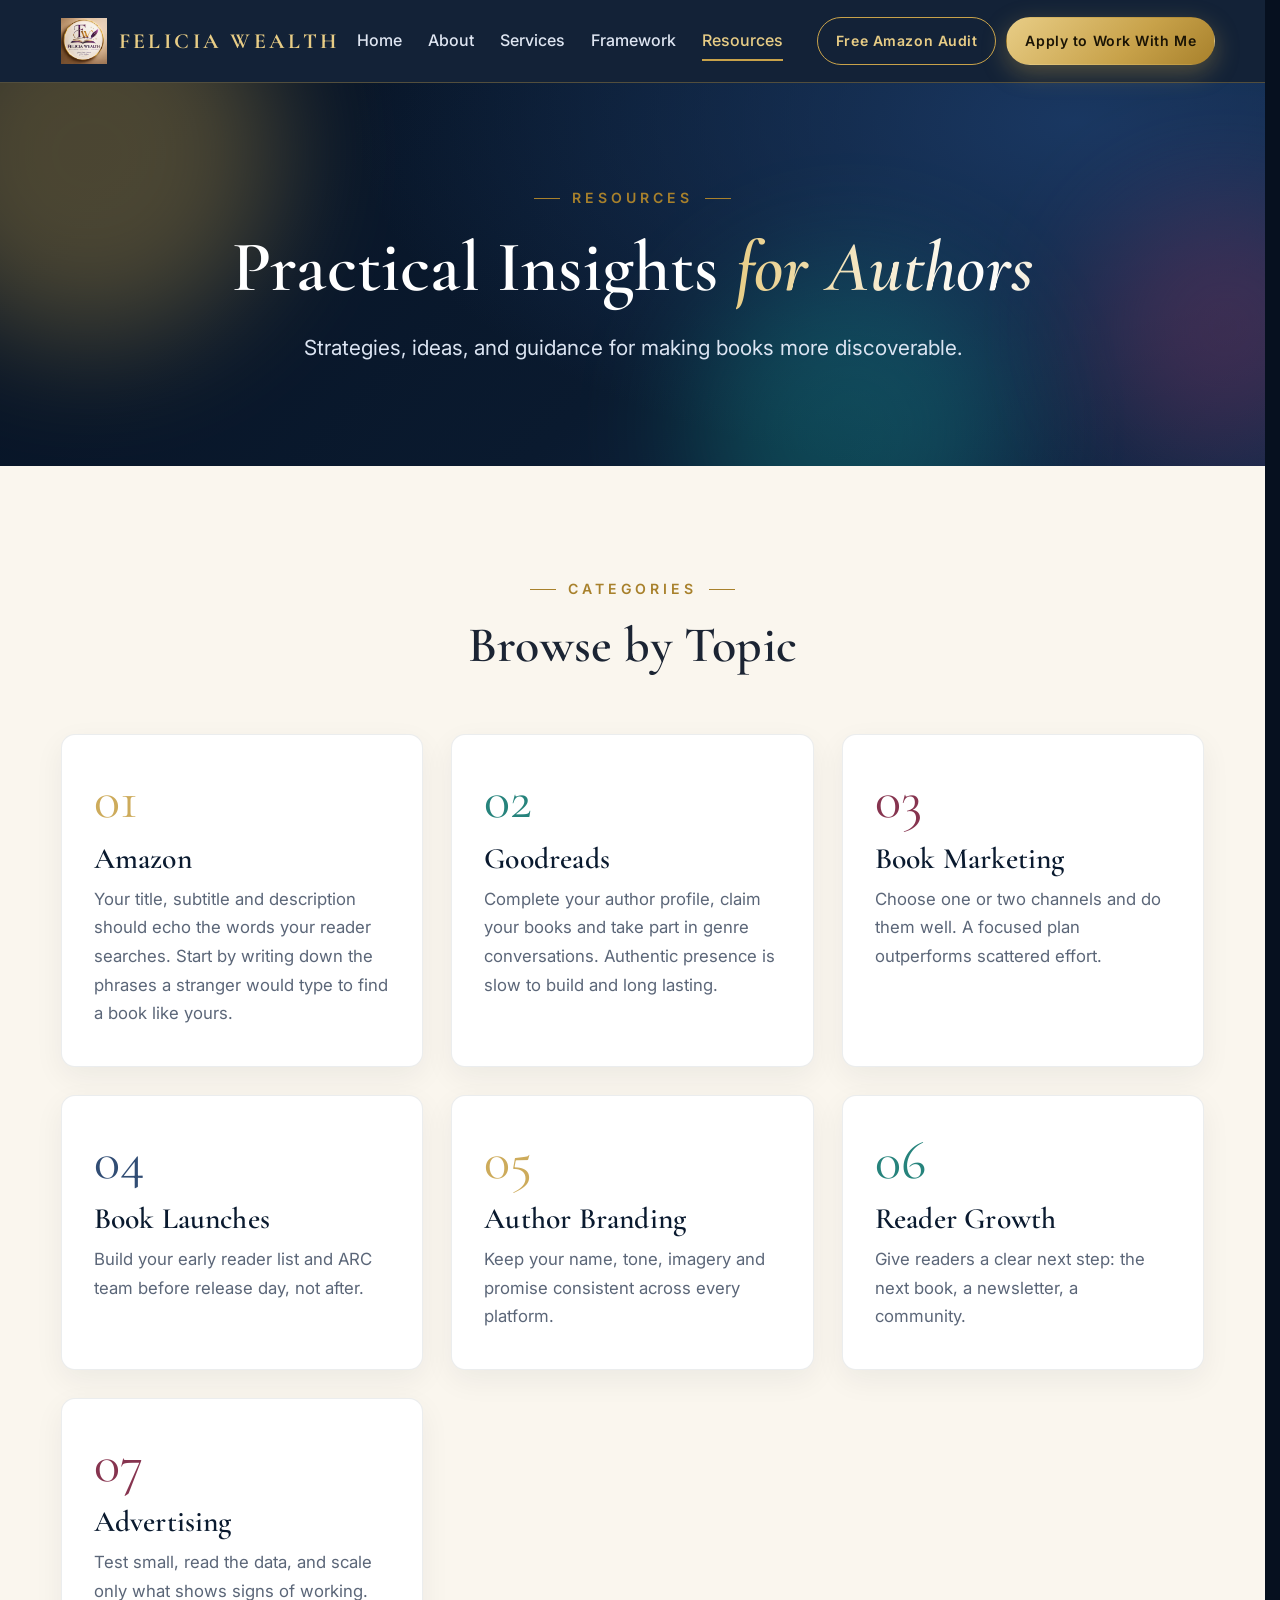
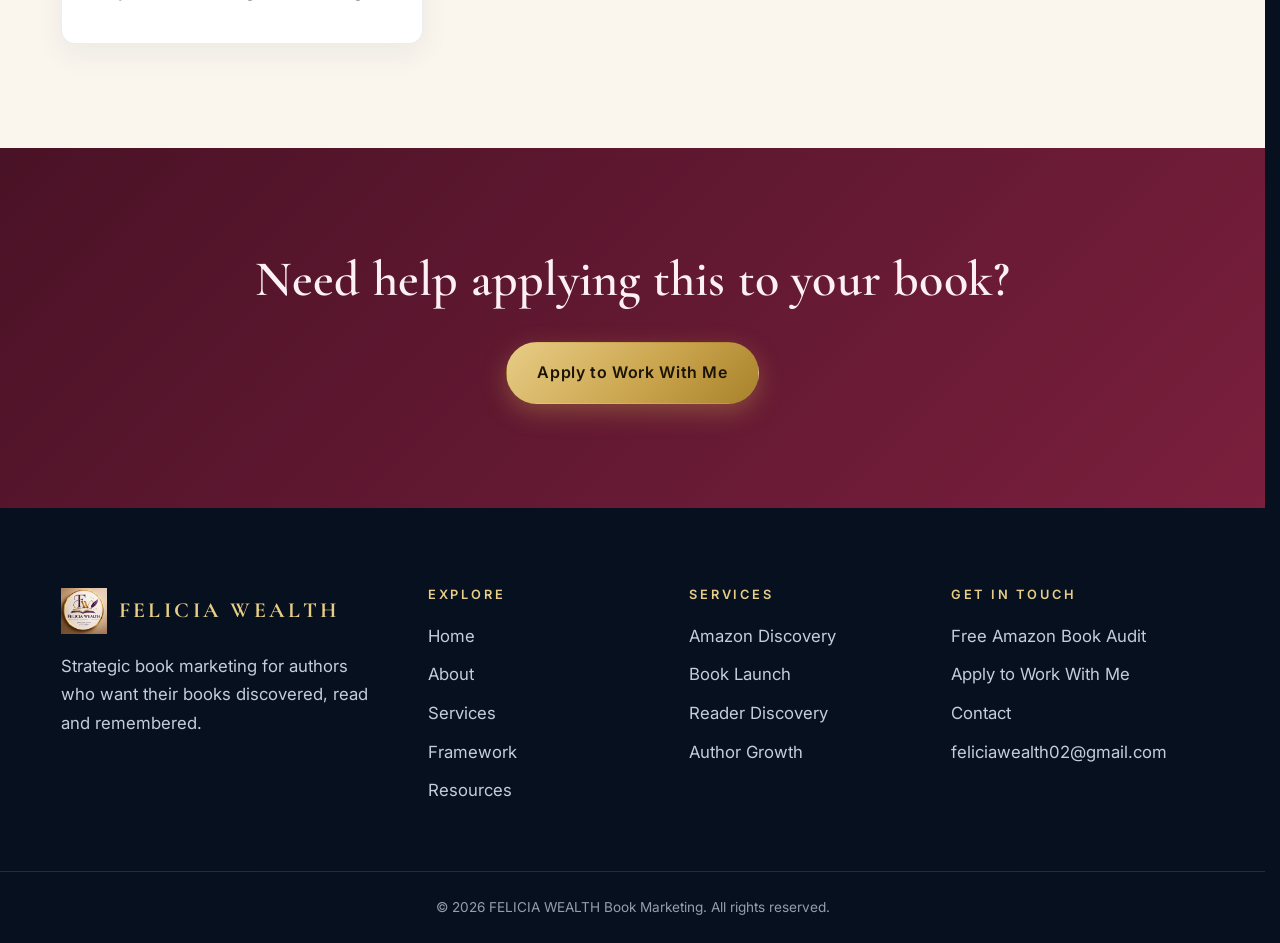
<file: resources.html>
<!DOCTYPE html>
<html lang="en"><head><meta charset="utf-8"><meta name="viewport" content="width=device-width,initial-scale=1">
<title>Resources | FELICIA WEALTH Book Marketing</title><meta name="description" content="Practical insights for authors on Amazon, Goodreads, launches, branding, reader growth and advertising.">
<link rel="icon" href="brandlogo.png">
<link rel="preconnect" href="https://fonts.googleapis.com"><link rel="preconnect" href="https://fonts.gstatic.com" crossorigin>
<link href="https://fonts.googleapis.com/css2?family=Cormorant+Garamond:ital,wght@0,500;0,600;0,700;1,500;1,600&family=Inter:wght@400;500;600&display=swap" rel="stylesheet">
<script>document.documentElement.classList.add("js")</script><link rel="stylesheet" href="style.css"></head><body><header class="nav"><div class="wrap">
<a class="brand" href="index.html"><img src="brandlogo.png" alt=""><span>FELICIA WEALTH</span></a>
<button class="burger" aria-label="Menu"><i></i><i></i><i></i></button>
<nav class="menu"><a class="lnk" href="index.html">Home</a><a class="lnk" href="about.html">About</a><a class="lnk" href="services.html">Services</a><a class="lnk" href="framework.html">Framework</a><a class="lnk active" href="resources.html">Resources</a>
<div class="ctas"><a class="btn btn-line btn-sm" href="free-audit.html">Free Amazon Audit</a><a class="btn btn-gold btn-sm" href="apply.html">Apply to Work With Me</a></div></nav></div></header><section class="hero page-hero single"><span class="orb o1"></span><span class="orb o2"></span><span class="orb o3"></span><div class="wrap"><div class="grid"><div><span class="eyebrow">Resources</span><h1 class="rv">Practical Insights <em>for Authors</em></h1><p class="lead rv d1">Strategies, ideas, and guidance for making books more discoverable.</p></div></div></div></section><section class="sec-ivory"><div class="wrap"><div class="sec-head rv"><span class="eyebrow">Categories</span><h2>Browse by Topic</h2></div><div class="grid-3"><div class="card c-gold rv d1"><span class="num">01</span><h3>Amazon</h3><p>Your title, subtitle and description should echo the words your reader searches. Start by writing down the phrases a stranger would type to find a book like yours.</p></div><div class="card c-teal rv d2"><span class="num">02</span><h3>Goodreads</h3><p>Complete your author profile, claim your books and take part in genre conversations. Authentic presence is slow to build and long lasting.</p></div><div class="card c-wine rv d3"><span class="num">03</span><h3>Book Marketing</h3><p>Choose one or two channels and do them well. A focused plan outperforms scattered effort.</p></div><div class="card c-blue rv d1"><span class="num">04</span><h3>Book Launches</h3><p>Build your early reader list and ARC team before release day, not after.</p></div><div class="card c-gold rv d2"><span class="num">05</span><h3>Author Branding</h3><p>Keep your name, tone, imagery and promise consistent across every platform.</p></div><div class="card c-teal rv d3"><span class="num">06</span><h3>Reader Growth</h3><p>Give readers a clear next step: the next book, a newsletter, a community.</p></div><div class="card c-wine rv d1"><span class="num">07</span><h3>Advertising</h3><p>Test small, read the data, and scale only what shows signs of working.</p></div></div></div></section>
<section class="sec-wine"><div class="wrap center"><h2 class="rv">Need help applying this to your book?</h2><div class="btn-row rv d1"><a class="btn btn-gold" href="apply.html">Apply to Work With Me</a></div></div></section><footer><div class="wrap"><div class="cols">
<div><a class="brand" href="index.html"><img src="brandlogo.png" alt=""><span>FELICIA WEALTH</span></a><p>Strategic book marketing for authors who want their books discovered, read and remembered.</p></div>
<div><h4>Explore</h4><ul><li><a href="index.html">Home</a></li><li><a href="about.html">About</a></li><li><a href="services.html">Services</a></li><li><a href="framework.html">Framework</a></li><li><a href="resources.html">Resources</a></li></ul></div>
<div><h4>Services</h4><ul><li><a href="amazon-discovery.html">Amazon Discovery</a></li><li><a href="book-launch.html">Book Launch</a></li><li><a href="reader-discovery.html">Reader Discovery</a></li><li><a href="author-growth.html">Author Growth</a></li></ul></div>
<div><h4>Get in Touch</h4><ul><li><a href="free-audit.html">Free Amazon Book Audit</a></li><li><a href="apply.html">Apply to Work With Me</a></li><li><a href="contact.html">Contact</a></li><li><a href="mailto:feliciawealth02@gmail.com">feliciawealth02@gmail.com</a></li></ul></div>
</div></div><div class="copy">&copy; 2026 FELICIA WEALTH Book Marketing. All rights reserved.</div></footer>
<script>(function(){
  var burger=document.querySelector('.burger'),menu=document.querySelector('.menu');
  if(burger){burger.addEventListener('click',function(){burger.classList.toggle('open');menu.classList.toggle('open');});}

  var els=document.querySelectorAll('.rv');
  setTimeout(function(){els.forEach(function(el){el.classList.add('in');});},2500);
  if('IntersectionObserver' in window){
    var io=new IntersectionObserver(function(en){en.forEach(function(e){if(e.isIntersecting){e.target.classList.add('in');io.unobserve(e.target);}});},{threshold:.12});
    els.forEach(function(el){io.observe(el);});
  }else{els.forEach(function(el){el.classList.add('in');});}

  var counters=document.querySelectorAll('[data-count]');
  var co=new IntersectionObserver(function(en){en.forEach(function(e){
    if(!e.isIntersecting)return;co.unobserve(e.target);
    var el=e.target,end=parseInt(el.dataset.count,10),t0=null,suf=el.dataset.suffix||'';
    function tick(t){if(!t0)t0=t;var p=Math.min((t-t0)/1600,1);el.textContent=Math.floor(end*(1-Math.pow(1-p,3)))+suf;if(p<1)requestAnimationFrame(tick);}
    requestAnimationFrame(tick);
  });},{threshold:.5});
  counters.forEach(function(c){co.observe(c);});

  /* multi step apply form */
  var steps=document.querySelectorAll('.step');
  if(steps.length){
    var idx=0,bars=document.querySelectorAll('.progress i');
    var show=function(i){steps.forEach(function(s,n){s.classList.toggle('show',n===i);});bars.forEach(function(b,n){b.classList.toggle('on',n<=i);});
      var top=document.querySelector('.form-card');if(top)window.scrollTo({top:top.offsetTop+60,behavior:'smooth'});};
    document.querySelectorAll('[data-next]').forEach(function(b){b.addEventListener('click',function(){
      var ok=true;steps[idx].querySelectorAll('input,select,textarea').forEach(function(f){if(!f.checkValidity()){f.reportValidity();ok=false;}});
      if(ok&&idx<steps.length-1){idx++;show(idx);}});});
    document.querySelectorAll('[data-prev]').forEach(function(b){b.addEventListener('click',function(){if(idx>0){idx--;show(idx);}});});
    show(0);
  }

  /* formspree ajax */
  document.querySelectorAll('form[data-formspree]').forEach(function(form){
    form.addEventListener('submit',function(e){
      e.preventDefault();
      var btn=form.querySelector('[type=submit]'),err=form.parentNode.querySelector('.err'),orig=btn.textContent;
      btn.disabled=true;btn.textContent='Sending...';if(err)err.style.display='none';
      fetch(form.action,{method:'POST',body:new FormData(form),headers:{'Accept':'application/json'}})
      .then(function(r){
        if(r.ok){form.style.display='none';var p=form.parentNode;var pr=p.querySelector('.progress');if(pr)pr.style.display='none';
          var t=p.querySelector('.thanks');if(t)t.style.display='block';t&&t.scrollIntoView({behavior:'smooth',block:'center'});}
        else{throw new Error('fail');}
      }).catch(function(){btn.disabled=false;btn.textContent=orig;if(err)err.style.display='block';});
    });
  });
})();
</script></body></html>
</file>
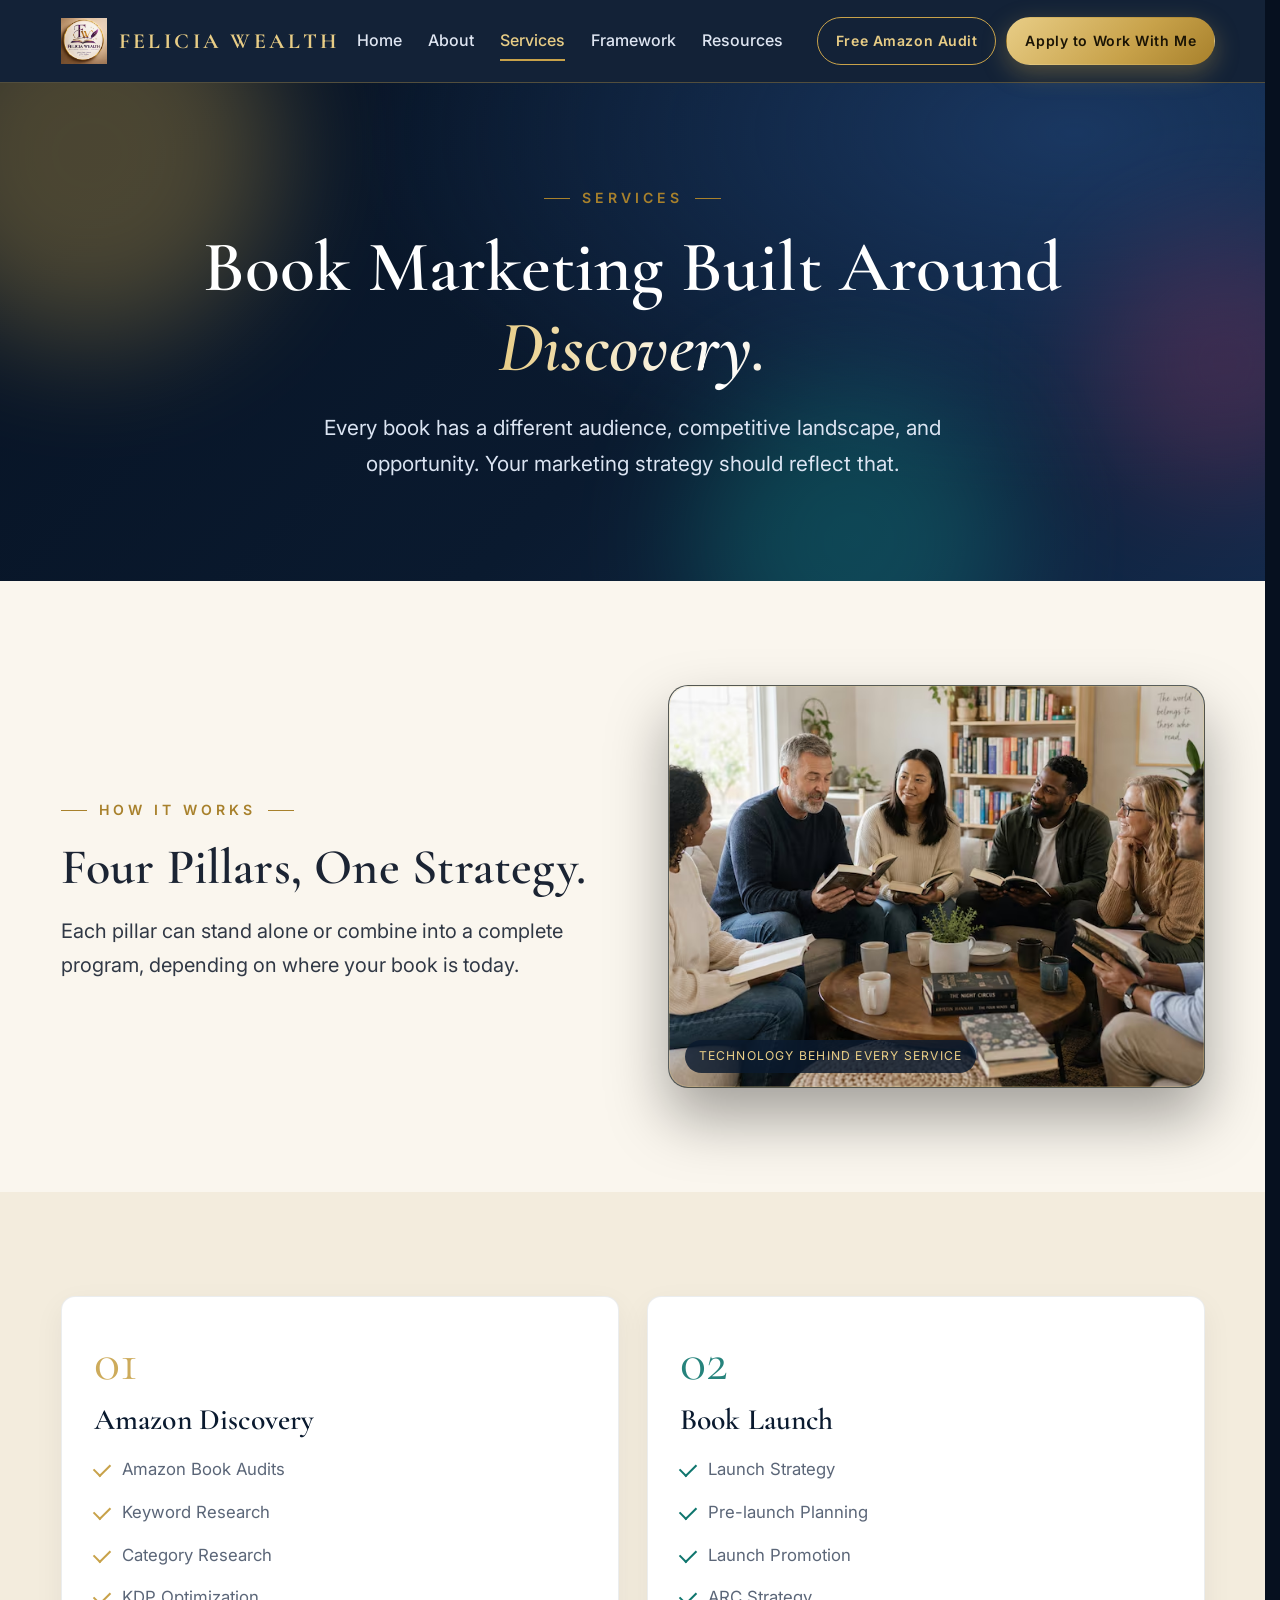
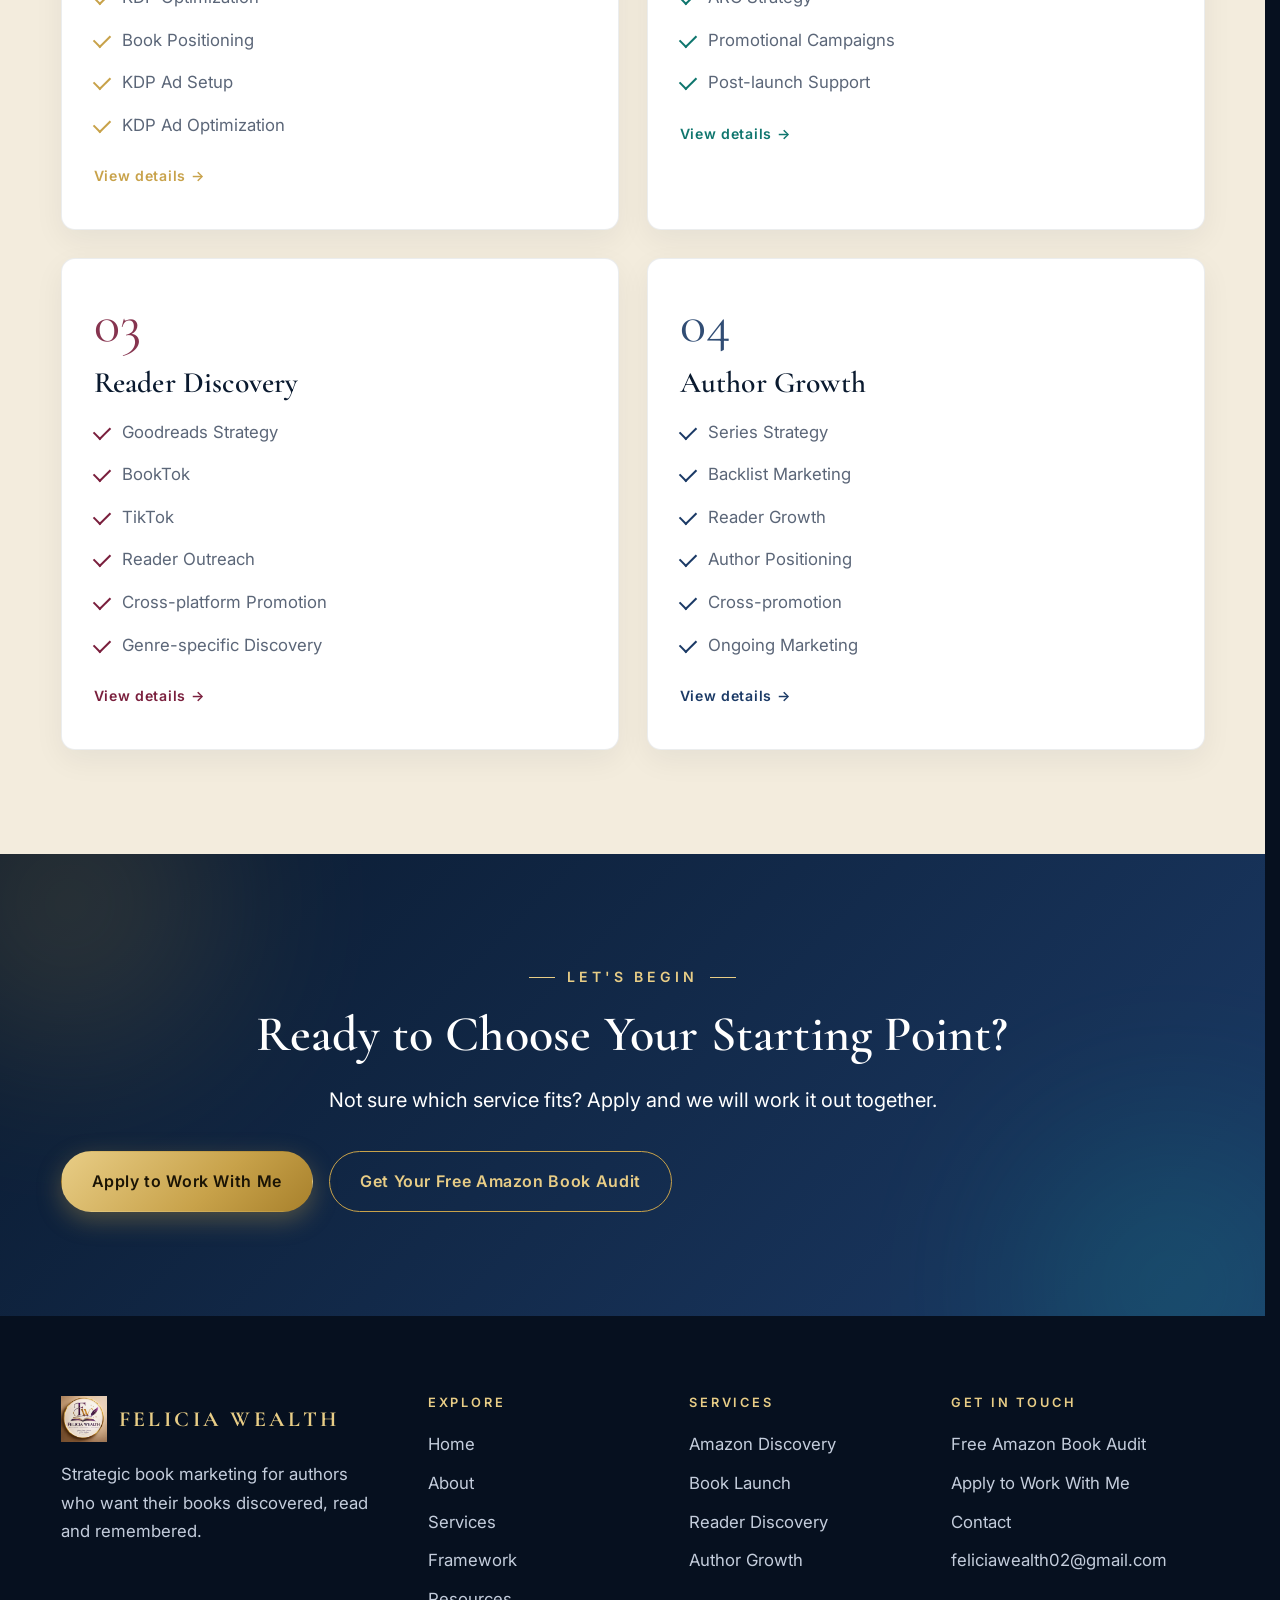
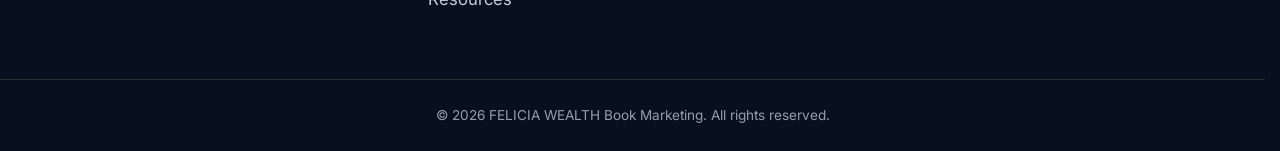
<file: services.html>
<!DOCTYPE html>
<html lang="en"><head><meta charset="utf-8"><meta name="viewport" content="width=device-width,initial-scale=1">
<title>Services | FELICIA WEALTH Book Marketing</title><meta name="description" content="Book marketing built around discovery: Amazon discovery, book launches, reader discovery and author growth.">
<link rel="icon" href="brandlogo.png">
<link rel="preconnect" href="https://fonts.googleapis.com"><link rel="preconnect" href="https://fonts.gstatic.com" crossorigin>
<link href="https://fonts.googleapis.com/css2?family=Cormorant+Garamond:ital,wght@0,500;0,600;0,700;1,500;1,600&family=Inter:wght@400;500;600&display=swap" rel="stylesheet">
<script>document.documentElement.classList.add("js")</script><link rel="stylesheet" href="style.css"></head><body><header class="nav"><div class="wrap">
<a class="brand" href="index.html"><img src="brandlogo.png" alt=""><span>FELICIA WEALTH</span></a>
<button class="burger" aria-label="Menu"><i></i><i></i><i></i></button>
<nav class="menu"><a class="lnk" href="index.html">Home</a><a class="lnk" href="about.html">About</a><a class="lnk active" href="services.html">Services</a><a class="lnk" href="framework.html">Framework</a><a class="lnk" href="resources.html">Resources</a>
<div class="ctas"><a class="btn btn-line btn-sm" href="free-audit.html">Free Amazon Audit</a><a class="btn btn-gold btn-sm" href="apply.html">Apply to Work With Me</a></div></nav></div></header><section class="hero page-hero single"><span class="orb o1"></span><span class="orb o2"></span><span class="orb o3"></span><div class="wrap"><div class="grid"><div><span class="eyebrow">Services</span><h1 class="rv">Book Marketing Built Around <em>Discovery.</em></h1><p class="lead rv d1">Every book has a different audience, competitive landscape, and opportunity. Your marketing strategy should reflect that.</p></div></div></div></section><section class="sec-ivory"><div class="wrap split"><div class="rv"><span class="eyebrow">How It Works</span><h2>Four Pillars, One Strategy.</h2><p style="margin-top:18px">Each pillar can stand alone or combine into a complete program, depending on where your book is today.</p></div><div class="rv d2"><figure class="frame float"><img src="images/techpic.png" alt="Technology powering FELICIA WEALTH book marketing services"><figcaption>Technology behind every service</figcaption></figure></div></div></section>
<section class="sec-cream"><div class="wrap"><div class="grid-2"><div class="card c-gold rv d1"><span class="num">01</span><h3>Amazon Discovery</h3><ul class="tick" style="margin-top:12px"><li>Amazon Book Audits</li><li>Keyword Research</li><li>Category Research</li><li>KDP Optimization</li><li>Book Positioning</li><li>KDP Ad Setup</li><li>KDP Ad Optimization</li></ul><a class="more" href="amazon-discovery.html">View details</a></div><div class="card c-teal rv d2"><span class="num">02</span><h3>Book Launch</h3><ul class="tick" style="margin-top:12px"><li>Launch Strategy</li><li>Pre-launch Planning</li><li>Launch Promotion</li><li>ARC Strategy</li><li>Promotional Campaigns</li><li>Post-launch Support</li></ul><a class="more" href="book-launch.html">View details</a></div><div class="card c-wine rv d1"><span class="num">03</span><h3>Reader Discovery</h3><ul class="tick" style="margin-top:12px"><li>Goodreads Strategy</li><li>BookTok</li><li>TikTok</li><li>Reader Outreach</li><li>Cross-platform Promotion</li><li>Genre-specific Discovery</li></ul><a class="more" href="reader-discovery.html">View details</a></div><div class="card c-blue rv d2"><span class="num">04</span><h3>Author Growth</h3><ul class="tick" style="margin-top:12px"><li>Series Strategy</li><li>Backlist Marketing</li><li>Reader Growth</li><li>Author Positioning</li><li>Cross-promotion</li><li>Ongoing Marketing</li></ul><a class="more" href="author-growth.html">View details</a></div></div></div></section><section class="cta"><div class="wrap"><span class="eyebrow" style="color:var(--gold2)">Let's Begin</span><h2 class="rv">Ready to Choose Your Starting Point?</h2><p class="rv d1">Not sure which service fits? Apply and we will work it out together.</p><div class="btn-row rv d2"><a class="btn btn-gold" href="apply.html">Apply to Work With Me</a><a class="btn btn-line" href="free-audit.html">Get Your Free Amazon Book Audit</a></div></div></section><footer><div class="wrap"><div class="cols">
<div><a class="brand" href="index.html"><img src="brandlogo.png" alt=""><span>FELICIA WEALTH</span></a><p>Strategic book marketing for authors who want their books discovered, read and remembered.</p></div>
<div><h4>Explore</h4><ul><li><a href="index.html">Home</a></li><li><a href="about.html">About</a></li><li><a href="services.html">Services</a></li><li><a href="framework.html">Framework</a></li><li><a href="resources.html">Resources</a></li></ul></div>
<div><h4>Services</h4><ul><li><a href="amazon-discovery.html">Amazon Discovery</a></li><li><a href="book-launch.html">Book Launch</a></li><li><a href="reader-discovery.html">Reader Discovery</a></li><li><a href="author-growth.html">Author Growth</a></li></ul></div>
<div><h4>Get in Touch</h4><ul><li><a href="free-audit.html">Free Amazon Book Audit</a></li><li><a href="apply.html">Apply to Work With Me</a></li><li><a href="contact.html">Contact</a></li><li><a href="mailto:feliciawealth02@gmail.com">feliciawealth02@gmail.com</a></li></ul></div>
</div></div><div class="copy">&copy; 2026 FELICIA WEALTH Book Marketing. All rights reserved.</div></footer>
<script>(function(){
  var burger=document.querySelector('.burger'),menu=document.querySelector('.menu');
  if(burger){burger.addEventListener('click',function(){burger.classList.toggle('open');menu.classList.toggle('open');});}

  var els=document.querySelectorAll('.rv');
  setTimeout(function(){els.forEach(function(el){el.classList.add('in');});},2500);
  if('IntersectionObserver' in window){
    var io=new IntersectionObserver(function(en){en.forEach(function(e){if(e.isIntersecting){e.target.classList.add('in');io.unobserve(e.target);}});},{threshold:.12});
    els.forEach(function(el){io.observe(el);});
  }else{els.forEach(function(el){el.classList.add('in');});}

  var counters=document.querySelectorAll('[data-count]');
  var co=new IntersectionObserver(function(en){en.forEach(function(e){
    if(!e.isIntersecting)return;co.unobserve(e.target);
    var el=e.target,end=parseInt(el.dataset.count,10),t0=null,suf=el.dataset.suffix||'';
    function tick(t){if(!t0)t0=t;var p=Math.min((t-t0)/1600,1);el.textContent=Math.floor(end*(1-Math.pow(1-p,3)))+suf;if(p<1)requestAnimationFrame(tick);}
    requestAnimationFrame(tick);
  });},{threshold:.5});
  counters.forEach(function(c){co.observe(c);});

  /* multi step apply form */
  var steps=document.querySelectorAll('.step');
  if(steps.length){
    var idx=0,bars=document.querySelectorAll('.progress i');
    var show=function(i){steps.forEach(function(s,n){s.classList.toggle('show',n===i);});bars.forEach(function(b,n){b.classList.toggle('on',n<=i);});
      var top=document.querySelector('.form-card');if(top)window.scrollTo({top:top.offsetTop+60,behavior:'smooth'});};
    document.querySelectorAll('[data-next]').forEach(function(b){b.addEventListener('click',function(){
      var ok=true;steps[idx].querySelectorAll('input,select,textarea').forEach(function(f){if(!f.checkValidity()){f.reportValidity();ok=false;}});
      if(ok&&idx<steps.length-1){idx++;show(idx);}});});
    document.querySelectorAll('[data-prev]').forEach(function(b){b.addEventListener('click',function(){if(idx>0){idx--;show(idx);}});});
    show(0);
  }

  /* formspree ajax */
  document.querySelectorAll('form[data-formspree]').forEach(function(form){
    form.addEventListener('submit',function(e){
      e.preventDefault();
      var btn=form.querySelector('[type=submit]'),err=form.parentNode.querySelector('.err'),orig=btn.textContent;
      btn.disabled=true;btn.textContent='Sending...';if(err)err.style.display='none';
      fetch(form.action,{method:'POST',body:new FormData(form),headers:{'Accept':'application/json'}})
      .then(function(r){
        if(r.ok){form.style.display='none';var p=form.parentNode;var pr=p.querySelector('.progress');if(pr)pr.style.display='none';
          var t=p.querySelector('.thanks');if(t)t.style.display='block';t&&t.scrollIntoView({behavior:'smooth',block:'center'});}
        else{throw new Error('fail');}
      }).catch(function(){btn.disabled=false;btn.textContent=orig;if(err)err.style.display='block';});
    });
  });
})();
</script></body></html>
</file>
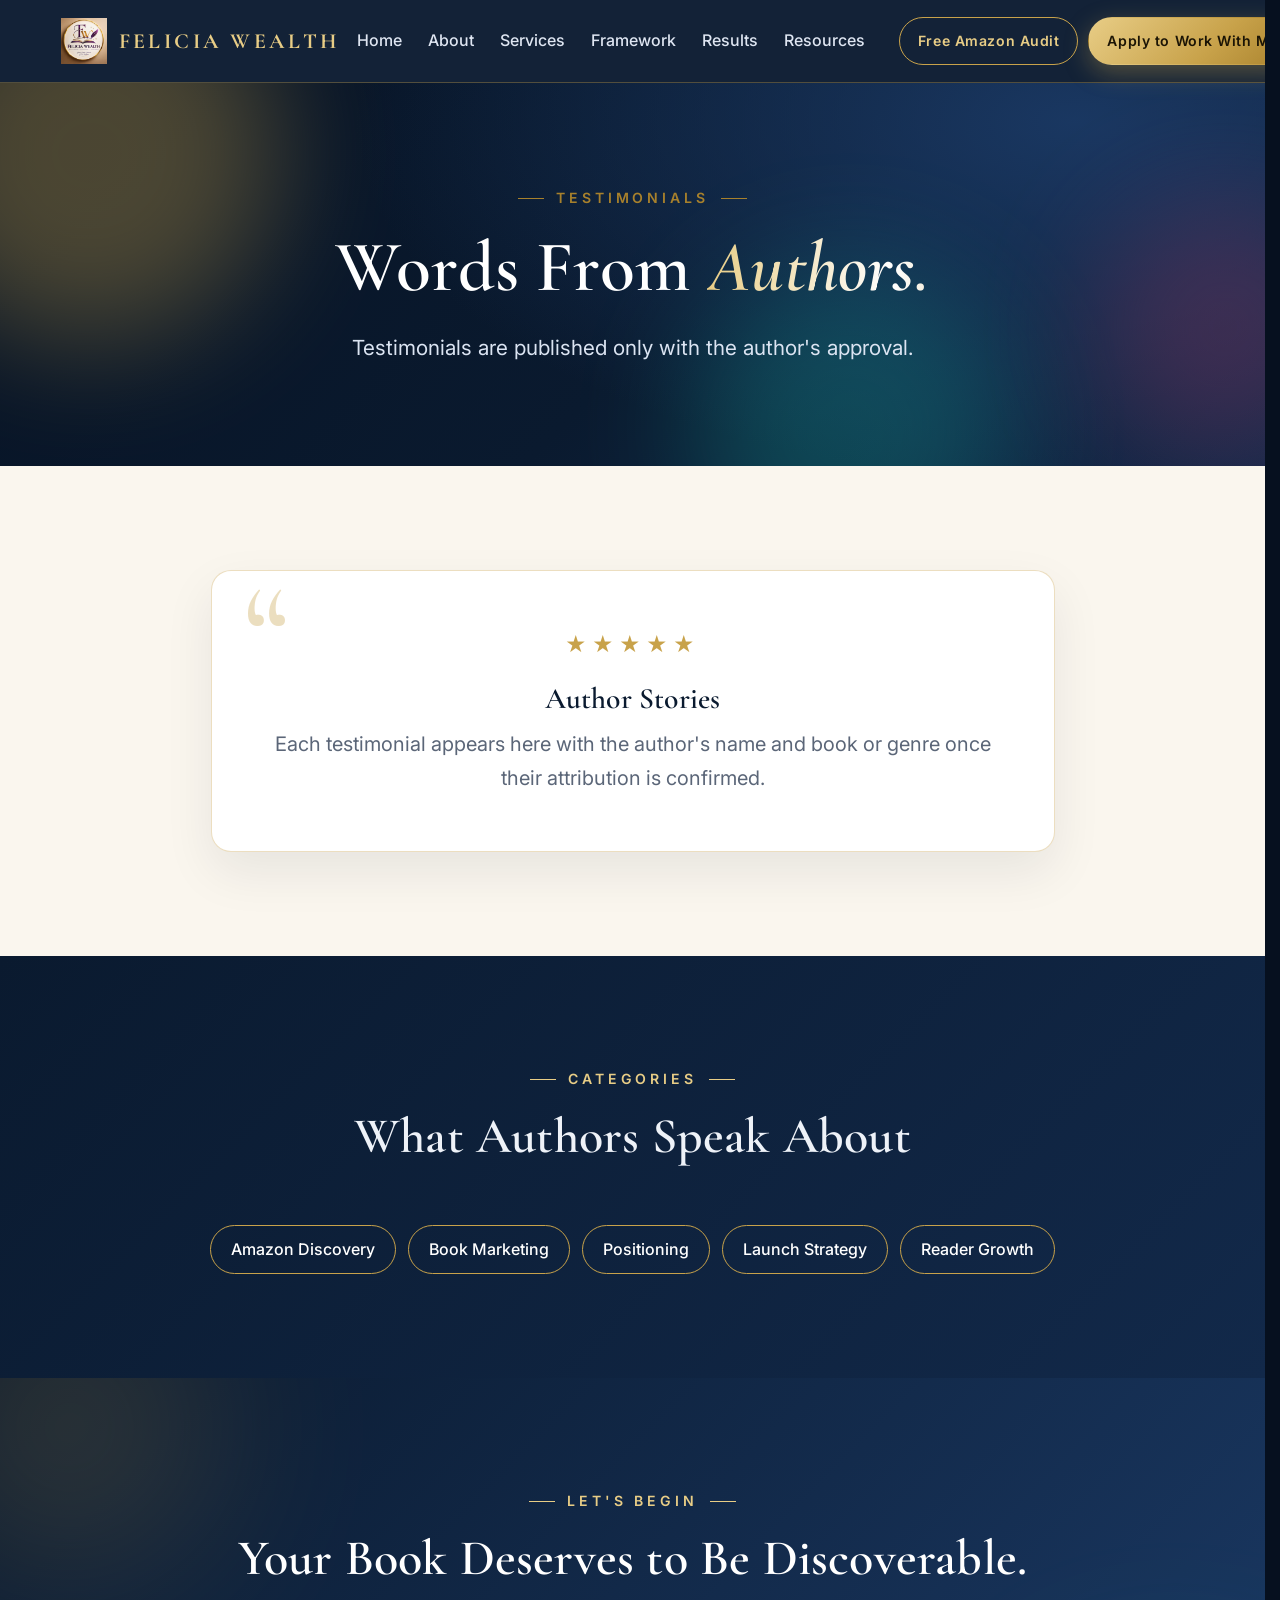
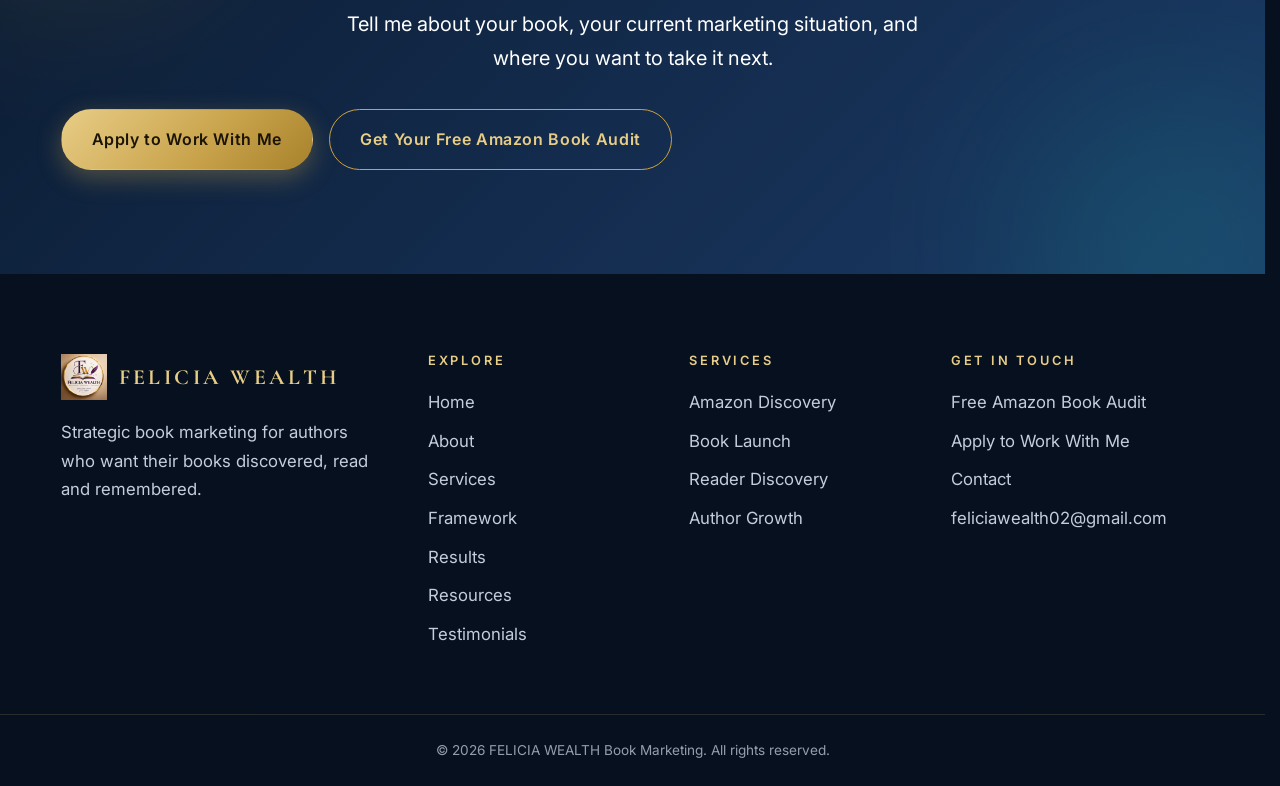
<file: testimonials.html>
<!DOCTYPE html>
<html lang="en"><head><meta charset="utf-8"><meta name="viewport" content="width=device-width,initial-scale=1">
<title>Testimonials | FELICIA WEALTH Book Marketing</title><meta name="description" content="Author testimonials for Felicia Wealth Book Marketing.">
<link rel="icon" href="brandlogo.png">
<link rel="preconnect" href="https://fonts.googleapis.com"><link rel="preconnect" href="https://fonts.gstatic.com" crossorigin>
<link href="https://fonts.googleapis.com/css2?family=Cormorant+Garamond:ital,wght@0,500;0,600;0,700;1,500;1,600&family=Inter:wght@400;500;600&display=swap" rel="stylesheet">
<script>document.documentElement.classList.add("js")</script><link rel="stylesheet" href="style.css"></head><body><header class="nav"><div class="wrap">
<a class="brand" href="index.html"><img src="brandlogo.png" alt=""><span>FELICIA WEALTH</span></a>
<button class="burger" aria-label="Menu"><i></i><i></i><i></i></button>
<nav class="menu"><a class="lnk" href="index.html">Home</a><a class="lnk" href="about.html">About</a><a class="lnk" href="services.html">Services</a><a class="lnk" href="framework.html">Framework</a><a class="lnk" href="case-studies.html">Results</a><a class="lnk" href="resources.html">Resources</a>
<div class="ctas"><a class="btn btn-line btn-sm" href="free-audit.html">Free Amazon Audit</a><a class="btn btn-gold btn-sm" href="apply.html">Apply to Work With Me</a></div></nav></div></header><section class="hero page-hero single"><span class="orb o1"></span><span class="orb o2"></span><span class="orb o3"></span><div class="wrap"><div class="grid"><div><span class="eyebrow">Testimonials</span><h1 class="rv">Words From <em>Authors.</em></h1><p class="lead rv d1">Testimonials are published only with the author's approval.</p></div></div></div></section><section class="sec-ivory"><div class="wrap" style="max-width:900px"><div class="testi rv"><div class="stars">&#9733;&#9733;&#9733;&#9733;&#9733;</div><h3 style="margin:20px 0 12px;color:var(--navy)">Author Stories</h3><p style="color:var(--muted)">Each testimonial appears here with the author's name and book or genre once their attribution is confirmed.</p></div></div></section>
<section class="sec-dark"><div class="wrap"><div class="sec-head rv"><span class="eyebrow">Categories</span><h2>What Authors Speak About</h2></div><div class="tags" style="justify-content:center"><span class="rv">Amazon Discovery</span><span class="rv">Book Marketing</span><span class="rv">Positioning</span><span class="rv">Launch Strategy</span><span class="rv">Reader Growth</span></div></div></section><section class="cta"><div class="wrap"><span class="eyebrow" style="color:var(--gold2)">Let's Begin</span><h2 class="rv">Your Book Deserves to Be Discoverable.</h2><p class="rv d1">Tell me about your book, your current marketing situation, and where you want to take it next.</p><div class="btn-row rv d2"><a class="btn btn-gold" href="apply.html">Apply to Work With Me</a><a class="btn btn-line" href="free-audit.html">Get Your Free Amazon Book Audit</a></div></div></section><footer><div class="wrap"><div class="cols">
<div><a class="brand" href="index.html"><img src="brandlogo.png" alt=""><span>FELICIA WEALTH</span></a><p>Strategic book marketing for authors who want their books discovered, read and remembered.</p></div>
<div><h4>Explore</h4><ul><li><a href="index.html">Home</a></li><li><a href="about.html">About</a></li><li><a href="services.html">Services</a></li><li><a href="framework.html">Framework</a></li><li><a href="case-studies.html">Results</a></li><li><a href="resources.html">Resources</a></li><li><a href="testimonials.html">Testimonials</a></li></ul></div>
<div><h4>Services</h4><ul><li><a href="amazon-discovery.html">Amazon Discovery</a></li><li><a href="book-launch.html">Book Launch</a></li><li><a href="reader-discovery.html">Reader Discovery</a></li><li><a href="author-growth.html">Author Growth</a></li></ul></div>
<div><h4>Get in Touch</h4><ul><li><a href="free-audit.html">Free Amazon Book Audit</a></li><li><a href="apply.html">Apply to Work With Me</a></li><li><a href="contact.html">Contact</a></li><li><a href="mailto:feliciawealth02@gmail.com">feliciawealth02@gmail.com</a></li></ul></div>
</div></div><div class="copy">&copy; 2026 FELICIA WEALTH Book Marketing. All rights reserved.</div></footer>
<script>(function(){
  var burger=document.querySelector('.burger'),menu=document.querySelector('.menu');
  if(burger){burger.addEventListener('click',function(){burger.classList.toggle('open');menu.classList.toggle('open');});}

  var els=document.querySelectorAll('.rv');
  setTimeout(function(){els.forEach(function(el){el.classList.add('in');});},2500);
  if('IntersectionObserver' in window){
    var io=new IntersectionObserver(function(en){en.forEach(function(e){if(e.isIntersecting){e.target.classList.add('in');io.unobserve(e.target);}});},{threshold:.12});
    els.forEach(function(el){io.observe(el);});
  }else{els.forEach(function(el){el.classList.add('in');});}

  var counters=document.querySelectorAll('[data-count]');
  var co=new IntersectionObserver(function(en){en.forEach(function(e){
    if(!e.isIntersecting)return;co.unobserve(e.target);
    var el=e.target,end=parseInt(el.dataset.count,10),t0=null,suf=el.dataset.suffix||'';
    function tick(t){if(!t0)t0=t;var p=Math.min((t-t0)/1600,1);el.textContent=Math.floor(end*(1-Math.pow(1-p,3)))+suf;if(p<1)requestAnimationFrame(tick);}
    requestAnimationFrame(tick);
  });},{threshold:.5});
  counters.forEach(function(c){co.observe(c);});

  /* multi step apply form */
  var steps=document.querySelectorAll('.step');
  if(steps.length){
    var idx=0,bars=document.querySelectorAll('.progress i');
    var show=function(i){steps.forEach(function(s,n){s.classList.toggle('show',n===i);});bars.forEach(function(b,n){b.classList.toggle('on',n<=i);});
      var top=document.querySelector('.form-card');if(top)window.scrollTo({top:top.offsetTop+60,behavior:'smooth'});};
    document.querySelectorAll('[data-next]').forEach(function(b){b.addEventListener('click',function(){
      var ok=true;steps[idx].querySelectorAll('input,select,textarea').forEach(function(f){if(!f.checkValidity()){f.reportValidity();ok=false;}});
      if(ok&&idx<steps.length-1){idx++;show(idx);}});});
    document.querySelectorAll('[data-prev]').forEach(function(b){b.addEventListener('click',function(){if(idx>0){idx--;show(idx);}});});
    show(0);
  }

  /* formspree ajax */
  document.querySelectorAll('form[data-formspree]').forEach(function(form){
    form.addEventListener('submit',function(e){
      e.preventDefault();
      var btn=form.querySelector('[type=submit]'),err=form.parentNode.querySelector('.err'),orig=btn.textContent;
      btn.disabled=true;btn.textContent='Sending...';if(err)err.style.display='none';
      fetch(form.action,{method:'POST',body:new FormData(form),headers:{'Accept':'application/json'}})
      .then(function(r){
        if(r.ok){form.style.display='none';var p=form.parentNode;var pr=p.querySelector('.progress');if(pr)pr.style.display='none';
          var t=p.querySelector('.thanks');if(t)t.style.display='block';t&&t.scrollIntoView({behavior:'smooth',block:'center'});}
        else{throw new Error('fail');}
      }).catch(function(){btn.disabled=false;btn.textContent=orig;if(err)err.style.display='block';});
    });
  });
})();
</script></body></html>
</file>
<file: style.css>
:root{
  --navy:#0a1a2f;--navy2:#12294a;--navy3:#1b3a66;
  --gold:#c8a24a;--gold2:#e8cd86;--gold3:#a8812c;
  --ivory:#faf6ee;--cream:#f3ecdd;--white:#fff;
  --teal:#0f766e;--teal2:#14b8a6;
  --wine:#7a1f3d;--wine2:#a8325a;
  --ink:#1b2433;--muted:#5b6678;--line:rgba(200,162,74,.35);
  --serif:'Cormorant Garamond',Georgia,serif;--sans:'Inter',system-ui,-apple-system,Segoe UI,Roboto,sans-serif;
  --wrap:1200px;--r:14px;
}
*{box-sizing:border-box;margin:0;padding:0}
html{background:#06101f;scroll-behavior:smooth;overflow-x:hidden;scrollbar-gutter:stable}
body{font-family:var(--sans);color:var(--ink);background:var(--ivory);line-height:1.7;font-size:20px;overflow-x:hidden;animation:pageIn .7s ease both}
@keyframes pageIn{from{opacity:0}to{opacity:1}}
img{max-width:100%;display:block}
a{color:inherit;text-decoration:none}
ul{list-style:none}
h1,h2,h3,h4{font-family:var(--serif);font-weight:600;line-height:1.12;letter-spacing:.2px}
h1{font-size:clamp(2.8rem,5.6vw,4.9rem)}
h2{font-size:clamp(2.2rem,3.9vw,3.4rem)}
h3{font-size:1.85rem}
p{color:inherit}
.wrap{width:100%;max-width:var(--wrap);margin:0 auto;padding:0 28px}
section{position:relative;overflow:hidden;padding:104px 0}
.center{text-align:center}
.lead{font-size:1.3rem;max-width:720px;opacity:.88}
.center .lead{margin-left:auto;margin-right:auto}
.eyebrow{display:inline-block;font-size:.88rem;letter-spacing:.28em;text-transform:uppercase;font-weight:600;color:var(--gold3);margin-bottom:18px;position:relative;padding:0 38px}
.eyebrow::before,.eyebrow::after{content:"";position:absolute;top:50%;width:26px;height:1px;background:currentColor}
.eyebrow::before{left:0}.eyebrow::after{right:0}
.sec-head{max-width:780px;margin:0 auto 60px;text-align:center}
.sec-head p{margin-top:18px;opacity:.85}

/* section themes */
.sec-ivory{background:var(--ivory)}
.sec-white{background:var(--white)}
.sec-cream{background:var(--cream)}
.sec-dark{background:linear-gradient(135deg,var(--navy) 0%,var(--navy2) 100%);color:#eef2f8}
.sec-dark .eyebrow{color:var(--gold2)}
.sec-teal{background:linear-gradient(135deg,#073b37 0%,var(--teal) 100%);color:#ecfffb}
.sec-teal .eyebrow{color:var(--gold2)}
.sec-wine{background:linear-gradient(135deg,#4a1226 0%,var(--wine) 100%);color:#fdf0f4}
.sec-wine .eyebrow{color:var(--gold2)}

/* nav */
header.nav{position:sticky;top:0;z-index:100;background:rgba(10,26,47,.96);backdrop-filter:blur(10px);border-bottom:1px solid var(--line)}
.nav .wrap{display:flex;align-items:center;justify-content:space-between;height:82px;gap:16px}
.brand{display:flex;align-items:center;gap:12px;color:#fff;flex-shrink:0}
.brand img{height:46px;width:auto}
.brand span{font-family:var(--serif);font-size:1.35rem;letter-spacing:.16em;font-weight:700;color:var(--gold2);white-space:nowrap}
.menu{display:flex;align-items:center;gap:26px}
.menu a.lnk{color:#dfe6f2;font-size:1rem;font-weight:500;position:relative;padding:6px 0;transition:color .3s}
.menu a.lnk::after{content:"";position:absolute;left:0;bottom:0;height:2px;width:0;background:var(--gold);transition:width .35s}
.menu a.lnk:hover,.menu a.lnk.active{color:var(--gold2)}
.menu a.lnk:hover::after,.menu a.lnk.active::after{width:100%}
.menu .ctas{display:flex;gap:10px;margin-left:8px}
.burger{display:none;background:none;border:1px solid var(--line);width:46px;height:46px;border-radius:10px;cursor:pointer;flex-direction:column;align-items:center;justify-content:center;gap:5px}
.burger i{display:block;width:22px;height:2px;background:var(--gold2);transition:.3s}
.burger.open i:nth-child(1){transform:translateY(7px) rotate(45deg)}
.burger.open i:nth-child(2){opacity:0}
.burger.open i:nth-child(3){transform:translateY(-7px) rotate(-45deg)}

/* buttons */
.btn{display:inline-flex;align-items:center;justify-content:center;gap:8px;padding:16px 30px;border-radius:999px;font-weight:600;font-size:1rem;letter-spacing:.04em;border:1.5px solid transparent;cursor:pointer;position:relative;overflow:hidden;transition:transform .3s,box-shadow .3s,background .3s,color .3s;font-family:var(--sans);white-space:nowrap}
.btn::before{content:"";position:absolute;top:0;left:-80%;width:50%;height:100%;background:linear-gradient(100deg,transparent,rgba(255,255,255,.55),transparent);transform:skewX(-20deg);animation:shine 4.5s infinite}
@keyframes shine{0%,60%{left:-80%}100%{left:140%}}
.btn-gold{background:linear-gradient(135deg,var(--gold2),var(--gold) 60%,var(--gold3));color:#1b1405;box-shadow:0 8px 24px rgba(200,162,74,.35)}
.btn-gold:hover{transform:translateY(-3px);box-shadow:0 14px 30px rgba(200,162,74,.5)}
.btn-line{border-color:var(--gold);color:var(--gold2);background:transparent}
.btn-line:hover{background:var(--gold);color:#1b1405;transform:translateY(-3px)}
.btn-dark{background:var(--navy);color:var(--gold2);border-color:var(--navy)}
.btn-dark:hover{background:var(--navy3);transform:translateY(-3px)}
.btn-sm{padding:11px 18px;font-size:.88rem}
.btn-row{display:flex;gap:16px;flex-wrap:wrap;margin-top:34px}
.center .btn-row{justify-content:center}

/* hero */
.hero{padding:110px 0 120px;background:radial-gradient(1200px 600px at 85% 10%,rgba(27,58,102,.9),transparent 60%),linear-gradient(135deg,#071324,var(--navy) 55%,var(--navy2));color:#fff}
.hero .orb{position:absolute;border-radius:50%;filter:blur(60px);opacity:.35;animation:drift 14s ease-in-out infinite alternate;pointer-events:none}
.hero .o1{width:380px;height:380px;background:var(--gold);top:-120px;left:-100px}
.hero .o2{width:320px;height:320px;background:var(--teal2);bottom:-120px;right:20%;animation-delay:-5s;opacity:.25}
.hero .o3{width:260px;height:260px;background:var(--wine2);top:30%;right:-90px;animation-delay:-9s;opacity:.28}
@keyframes drift{from{transform:translate(0,0) scale(1)}to{transform:translate(40px,50px) scale(1.12)}}
.hero .grid{display:grid;grid-template-columns:1.1fr .9fr;gap:60px;align-items:center;position:relative;z-index:2}
.hero.single .grid{grid-template-columns:1fr;text-align:center}
.hero.single .lead{margin:22px auto 0}
.hero.single .btn-row{justify-content:center}
.hero h1 em,.shimmer{font-style:italic;background:linear-gradient(90deg,var(--gold2),#fff,var(--gold),var(--gold2));background-size:250% 100%;-webkit-background-clip:text;background-clip:text;color:transparent;animation:shimmer 6s linear infinite}
@keyframes shimmer{to{background-position:-250% 0}}
.hero .lead{margin-top:24px;color:#dbe4f2}
.page-hero{padding:96px 0 100px}

/* images */
.frame{position:relative;border-radius:20px;overflow:hidden;aspect-ratio:4/3;background:linear-gradient(135deg,var(--navy2),var(--navy3));border:1px solid var(--line);box-shadow:0 30px 60px rgba(0,0,0,.35)}
.frame img{width:100%;height:100%;object-fit:cover;transition:transform .8s}
.frame:hover img{transform:scale(1.05)}
.frame::after{content:"";position:absolute;inset:0;border-radius:20px;box-shadow:inset 0 0 0 1px rgba(232,205,134,.25);pointer-events:none}
.frame figcaption{position:absolute;left:16px;bottom:14px;background:rgba(10,26,47,.82);color:var(--gold2);padding:6px 14px;border-radius:999px;font-size:.76rem;letter-spacing:.1em;text-transform:uppercase;z-index:2}
.float{animation:floaty 6s ease-in-out infinite}
@keyframes floaty{0%,100%{transform:translateY(0)}50%{transform:translateY(-12px)}}
.portrait{position:relative;max-width:520px;margin:0 auto;width:100%}
.portrait .ring{position:absolute;inset:-14px;border-radius:40px;border:2px dashed var(--gold);animation:ringpulse 4s ease-in-out infinite;opacity:.7}
@keyframes ringpulse{0%,100%{opacity:.35;transform:scale(1)}50%{opacity:.9;transform:scale(1.02)}}
@keyframes spin{to{transform:rotate(360deg)}}
.portrait .pic{position:relative;aspect-ratio:4/5;border-radius:28px;overflow:hidden;background:linear-gradient(135deg,var(--navy2),var(--navy3));border:4px solid var(--gold);box-shadow:0 24px 50px rgba(10,26,47,.35)}
.portrait .pic img{width:100%;height:100%;object-fit:cover;object-position:center top}

/* stats */
.stats{background:var(--navy);padding:0;margin-top:-1px}
.stats .wrap{display:grid;grid-template-columns:repeat(4,1fr);border-left:1px solid var(--line);border-right:1px solid var(--line)}
.stat{padding:44px 20px;text-align:center;border-right:1px solid var(--line);color:#fff}
.stat:last-child{border-right:0}
.stat b{display:block;font-family:var(--serif);font-size:3rem;color:var(--gold2);line-height:1}
.stat span{display:block;margin-top:10px;font-size:.9rem;letter-spacing:.18em;text-transform:uppercase;opacity:.8}

/* cards and grids */
.grid-2,.grid-3,.grid-4{display:grid;gap:28px}
.grid-2{grid-template-columns:repeat(2,1fr)}
.grid-3{grid-template-columns:repeat(3,1fr)}
.grid-4{grid-template-columns:repeat(4,1fr)}
.card{background:#fff;border-radius:var(--r);padding:38px 32px;border:1px solid rgba(10,26,47,.08);box-shadow:0 10px 30px rgba(10,26,47,.06);transition:transform .4s,box-shadow .4s,border-color .4s;position:relative;overflow:hidden}
.card::before{content:"";position:absolute;left:0;top:0;height:4px;width:100%;background:var(--accent,var(--gold));transform:scaleX(0);transform-origin:left;transition:transform .5s}
.card:hover{transform:translateY(-8px);box-shadow:0 24px 50px rgba(10,26,47,.14);border-color:var(--accent,var(--gold))}
.card:hover::before{transform:scaleX(1)}
.card h3{margin:14px 0 10px;color:var(--navy)}
.card p{color:var(--muted);font-size:1.05rem}
.card .num{font-family:var(--serif);font-size:3.4rem;line-height:1;color:var(--accent,var(--gold));opacity:.9}
.card .more{display:inline-block;margin-top:18px;font-weight:600;font-size:.88rem;color:var(--accent,var(--gold3));letter-spacing:.05em}
.card .more::after{content:" \2192";transition:margin .3s}
.card:hover .more::after{margin-left:6px}
.c-gold{--accent:var(--gold)}.c-teal{--accent:var(--teal)}.c-wine{--accent:var(--wine)}.c-blue{--accent:var(--navy3)}
.card ul.tick li{padding:7px 0 7px 28px;position:relative;color:var(--muted);font-size:1.05rem}
.card ul.tick li::before{content:"";position:absolute;left:0;top:15px;width:14px;height:8px;border-left:2px solid var(--accent,var(--gold));border-bottom:2px solid var(--accent,var(--gold));transform:rotate(-45deg)}
.dcard{background:rgba(255,255,255,.06);border:1px solid rgba(232,205,134,.28);border-radius:var(--r);padding:34px 28px;transition:transform .4s,background .4s,border-color .4s;backdrop-filter:blur(4px)}
.dcard:hover{transform:translateY(-8px);background:rgba(255,255,255,.1);border-color:var(--gold2)}
.dcard .letter{font-family:var(--serif);font-size:3.6rem;line-height:1;color:var(--gold2)}
.dcard h3{margin:10px 0 8px;color:#fff;font-size:1.4rem;letter-spacing:.14em}
.dcard p{opacity:.9;font-size:1.05rem}

/* process flow */
.flow{display:grid;grid-template-columns:repeat(6,1fr);gap:0;margin-top:40px;counter-reset:s}
.flow div{position:relative;text-align:center;padding:26px 10px;font-weight:600;letter-spacing:.12em;font-size:.9rem;color:var(--navy);background:#fff;border:1px solid var(--line);margin-left:-1px;transition:background .4s,color .4s,transform .4s}
.flow div::before{counter-increment:s;content:"0" counter(s);display:block;font-family:var(--serif);font-size:1.7rem;color:var(--gold3);letter-spacing:0;margin-bottom:4px}
.flow div:hover{background:var(--navy);color:var(--gold2);transform:translateY(-6px)}
.flow div:hover::before{color:var(--gold2)}

.split{display:grid;grid-template-columns:1fr 1fr;gap:70px;align-items:center}
.split.rev>:first-child{order:2}
.split p+p{margin-top:16px}
.split p{opacity:.9}
.quote-box{border-left:3px solid var(--gold);padding:8px 0 8px 26px;font-family:var(--serif);font-size:1.7rem;line-height:1.35;font-style:italic;margin:28px 0}

/* marquee */
.marquee{background:var(--gold);color:#1b1405;padding:16px 0;overflow:hidden;white-space:nowrap;font-weight:600;letter-spacing:.2em;text-transform:uppercase;font-size:.92rem}
.marquee div{display:inline-block;animation:scroll 34s linear infinite}
.marquee span{margin:0 28px}
.marquee span::before{content:"\2726";margin-right:56px}
@keyframes scroll{to{transform:translateX(-50%)}}

/* faq */
.faq details{background:#fff;border:1px solid rgba(10,26,47,.1);border-radius:12px;margin-bottom:14px;padding:0 26px;transition:box-shadow .3s}
.faq details[open]{box-shadow:0 12px 30px rgba(10,26,47,.1);border-color:var(--gold)}
.faq summary{cursor:pointer;list-style:none;padding:22px 0;font-weight:600;color:var(--navy);display:flex;justify-content:space-between;gap:16px}
.faq summary::-webkit-details-marker{display:none}
.faq summary::after{content:"+";font-size:1.5rem;color:var(--gold3);line-height:1;transition:transform .3s}
.faq details[open] summary::after{transform:rotate(45deg)}
.faq details p{padding:0 0 22px;color:var(--muted)}

/* steps */
.steps{counter-reset:st;display:grid;gap:22px}
.steps li{counter-increment:st;display:flex;gap:22px;align-items:flex-start;background:#fff;border-radius:var(--r);padding:26px 28px;border:1px solid rgba(10,26,47,.08);box-shadow:0 8px 24px rgba(10,26,47,.05);transition:transform .35s}
.steps li:hover{transform:translateX(8px)}
.steps li::before{content:counter(st);flex:0 0 52px;height:52px;border-radius:50%;background:linear-gradient(135deg,var(--gold2),var(--gold));color:#1b1405;font-family:var(--serif);font-size:1.6rem;font-weight:700;display:grid;place-items:center}
.steps h4{font-size:1.35rem;color:var(--navy);margin-bottom:4px}
.steps p{color:var(--muted);font-size:1.05rem}

/* tags */
.tags{display:flex;flex-wrap:wrap;gap:12px}
.tags span{padding:10px 20px;border:1px solid var(--gold);border-radius:999px;font-size:1rem;font-weight:500;color:var(--navy);background:#fff;transition:.3s}
.tags span:hover{background:var(--navy);color:var(--gold2);transform:translateY(-3px)}
.sec-dark .tags span{background:transparent;color:#fff}

/* testimonial */
.testi{background:#fff;border-radius:20px;padding:56px 50px;position:relative;border:1px solid var(--line);box-shadow:0 20px 50px rgba(10,26,47,.08);text-align:center}
.testi::before{content:"\201C";position:absolute;top:-8px;left:30px;font-family:var(--serif);font-size:9rem;color:var(--gold);opacity:.35;line-height:1}
.stars{color:var(--gold);letter-spacing:6px;font-size:1.3rem}

/* cta band */
.cta{background:linear-gradient(135deg,var(--navy),var(--navy3));color:#fff;text-align:center}
.cta::before,.cta::after{content:"";position:absolute;width:300px;height:300px;border-radius:50%;background:var(--gold);filter:blur(90px);opacity:.18;animation:drift 12s ease-in-out infinite alternate}
.cta::before{top:-100px;left:-80px}.cta::after{bottom:-120px;right:-60px;background:var(--teal2);animation-delay:-6s}
.cta .wrap{position:relative;z-index:2}
.cta p{max-width:620px;margin:20px auto 0;opacity:.9}

/* forms */
.form-card{background:#fff;border-radius:20px;padding:52px;box-shadow:0 30px 70px rgba(10,26,47,.12);border:1px solid var(--line);max-width:860px;margin:0 auto}
.fgrid{display:grid;grid-template-columns:1fr 1fr;gap:22px}
.fgrid .full{grid-column:1/-1}
label{display:block;font-size:.95rem;font-weight:600;letter-spacing:.04em;color:var(--navy);margin-bottom:8px}
input,select,textarea{width:100%;font:inherit;font-size:1.02rem;padding:14px 16px;border:1.5px solid #d9dfe9;border-radius:10px;background:#fbfcfe;color:var(--ink);transition:border-color .3s,box-shadow .3s}
input:focus,select:focus,textarea:focus{outline:none;border-color:var(--gold);box-shadow:0 0 0 4px rgba(200,162,74,.2)}
textarea{min-height:130px;resize:vertical}
.radios{display:grid;grid-template-columns:repeat(2,1fr);gap:12px}
.radios label{display:flex;align-items:center;gap:12px;font-weight:500;letter-spacing:0;padding:14px 16px;border:1.5px solid #d9dfe9;border-radius:10px;cursor:pointer;margin:0;transition:.3s}
.radios label:hover{border-color:var(--gold);background:#fffaf0}
.radios input{width:auto;accent-color:var(--gold3)}
.progress{display:flex;gap:8px;margin-bottom:34px}
.progress i{flex:1;height:6px;border-radius:6px;background:#e5e9f1;transition:background .4s}
.progress i.on{background:linear-gradient(90deg,var(--gold),var(--gold2))}
.step{display:none}.step.show{display:block;animation:pageIn .5s ease}
.step h3{margin-bottom:24px;color:var(--navy)}
.form-nav{display:flex;justify-content:space-between;gap:14px;margin-top:34px}
.thanks{display:none;text-align:center;padding:30px 0}
.thanks h3{color:var(--navy);margin-bottom:12px}
.thanks .check{width:84px;height:84px;border-radius:50%;margin:0 auto 22px;background:linear-gradient(135deg,var(--gold2),var(--gold));display:grid;place-items:center;font-size:2.4rem;color:#1b1405;animation:pop .6s cubic-bezier(.2,1.6,.4,1)}
@keyframes pop{from{transform:scale(0)}to{transform:scale(1)}}
.err{color:#b3261e;margin-top:14px;display:none;font-size:.92rem}

/* footer */
footer{background:#06101f;color:#c4cddc;padding:80px 0 0;font-size:1.05rem}
footer .cols{display:grid;grid-template-columns:1.5fr 1fr 1fr 1.2fr;gap:50px;padding-bottom:56px}
footer h4{font-family:var(--sans);font-size:.8rem;letter-spacing:.22em;text-transform:uppercase;color:var(--gold2);margin-bottom:20px}
footer li{margin-bottom:10px}
footer a{transition:color .3s}
footer a:hover{color:var(--gold2)}
footer .brand{margin-bottom:18px}
.copy{border-top:1px solid rgba(232,205,134,.2);padding:24px 0;text-align:center;font-size:.85rem;opacity:.75}

/* reveal */
.js .rv{opacity:0;transform:translateY(34px);transition:opacity .9s ease,transform .9s ease}
.js .rv.in{opacity:1;transform:none}
.js .rv.d1{transition-delay:.12s}.rv.d2{transition-delay:.24s}.rv.d3{transition-delay:.36s}.rv.d4{transition-delay:.48s}.rv.d5{transition-delay:.6s}

@media(max-width:1060px){
  .burger{display:flex}
  .menu{position:absolute;top:82px;left:0;right:0;background:var(--navy);flex-direction:column;align-items:stretch;gap:0;padding:12px 28px 28px;border-bottom:1px solid var(--line);max-height:0;overflow:hidden;padding-top:0;padding-bottom:0;transition:max-height .5s,padding .5s}
  .menu.open{max-height:640px;padding-top:12px;padding-bottom:28px}
  .menu a.lnk{padding:14px 0;border-bottom:1px solid rgba(255,255,255,.08)}
  .menu .ctas{flex-direction:column;margin:18px 0 0}
  .menu .ctas .btn{width:100%}
  .hero .grid,.split{grid-template-columns:1fr;gap:48px}
  .split.rev>:first-child{order:0}
  .grid-4{grid-template-columns:repeat(2,1fr)}
  .grid-3{grid-template-columns:repeat(2,1fr)}
  .flow{grid-template-columns:repeat(3,1fr)}
  footer .cols{grid-template-columns:1fr 1fr}
}
@media(max-width:640px){
  body{font-size:18px}
  section{padding:72px 0}
  .wrap{padding:0 20px}
  .grid-2,.grid-3,.grid-4,.fgrid,.radios{grid-template-columns:1fr}
  .stats .wrap{grid-template-columns:repeat(2,1fr)}
  .stat{border-bottom:1px solid var(--line)}
  .flow{grid-template-columns:repeat(2,1fr)}
  .form-card{padding:30px 22px}
  .testi{padding:44px 24px}
  footer .cols{grid-template-columns:1fr;gap:34px}
  .brand span{font-size:1.1rem;letter-spacing:.1em}
  .btn{white-space:normal;text-align:center}
}
@media(prefers-reduced-motion:reduce){*{animation:none!important;transition:none!important}.rv{opacity:1;transform:none}}
</file>
